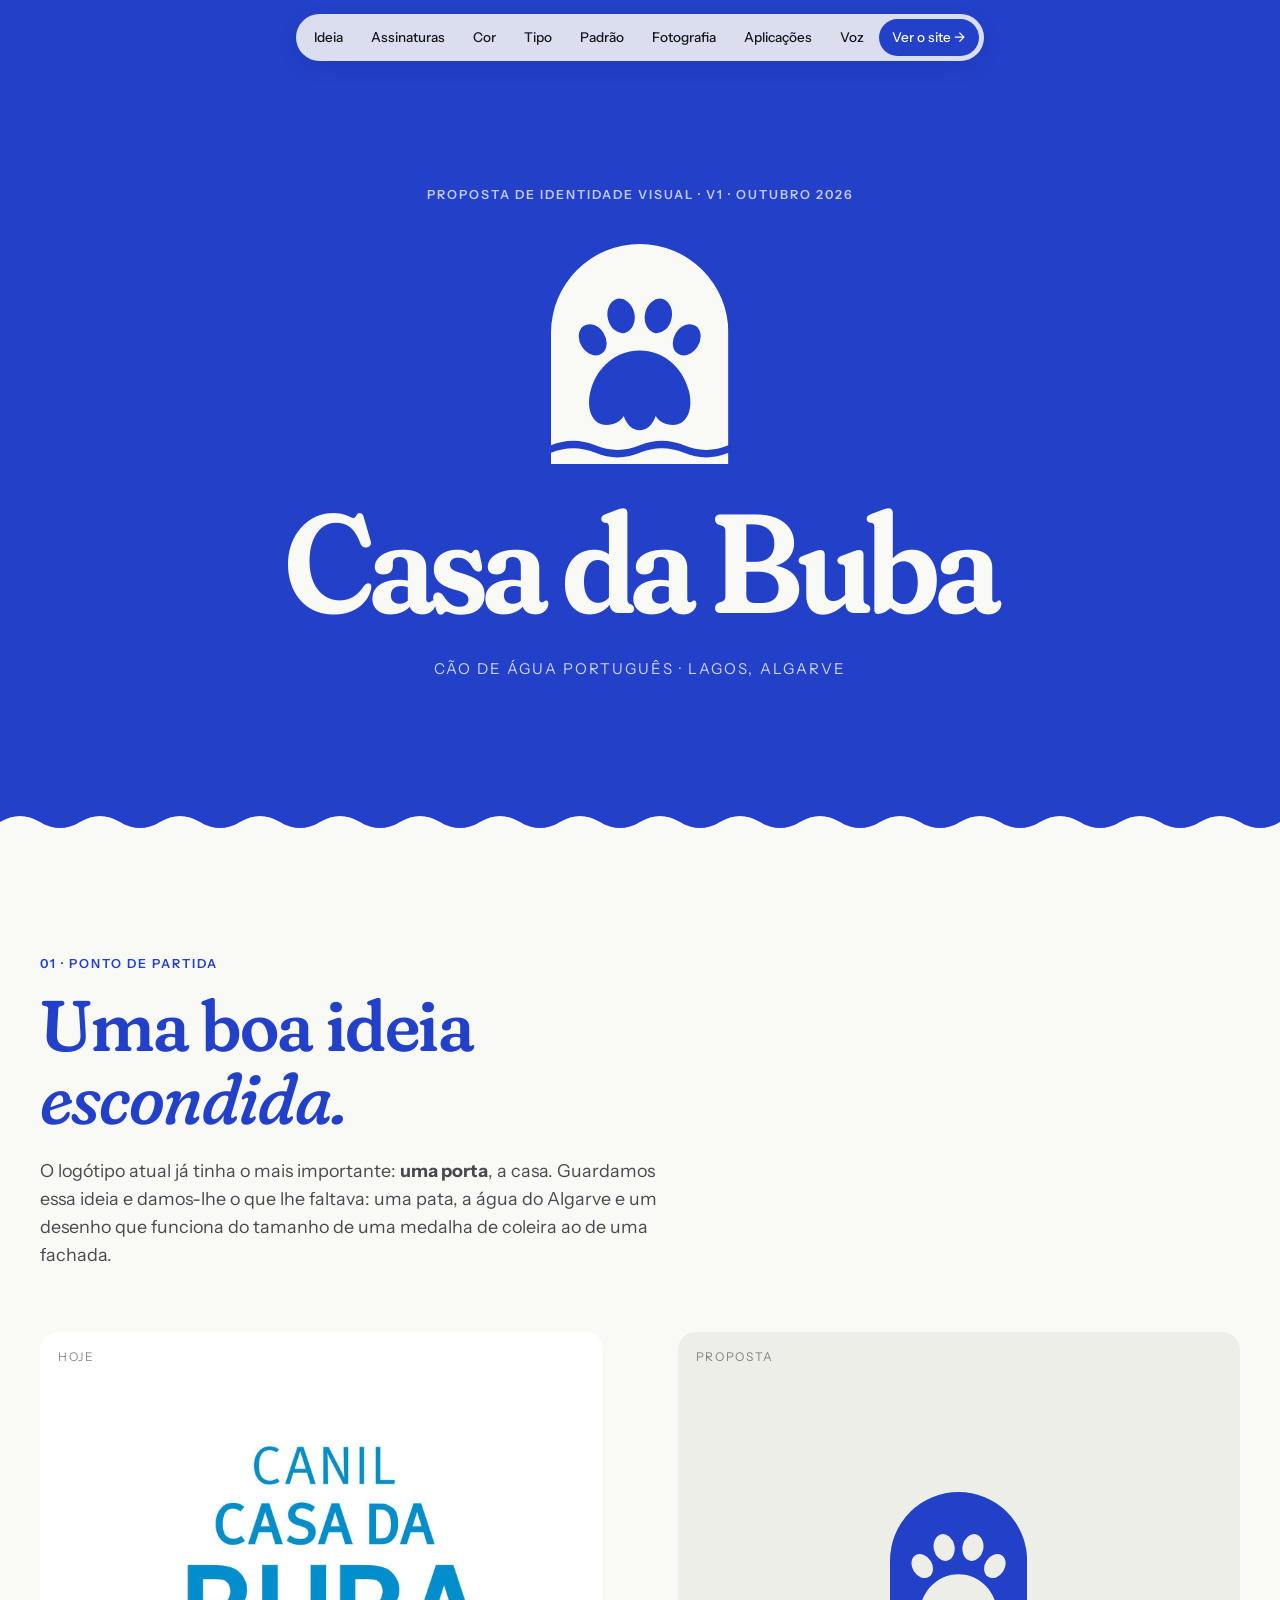
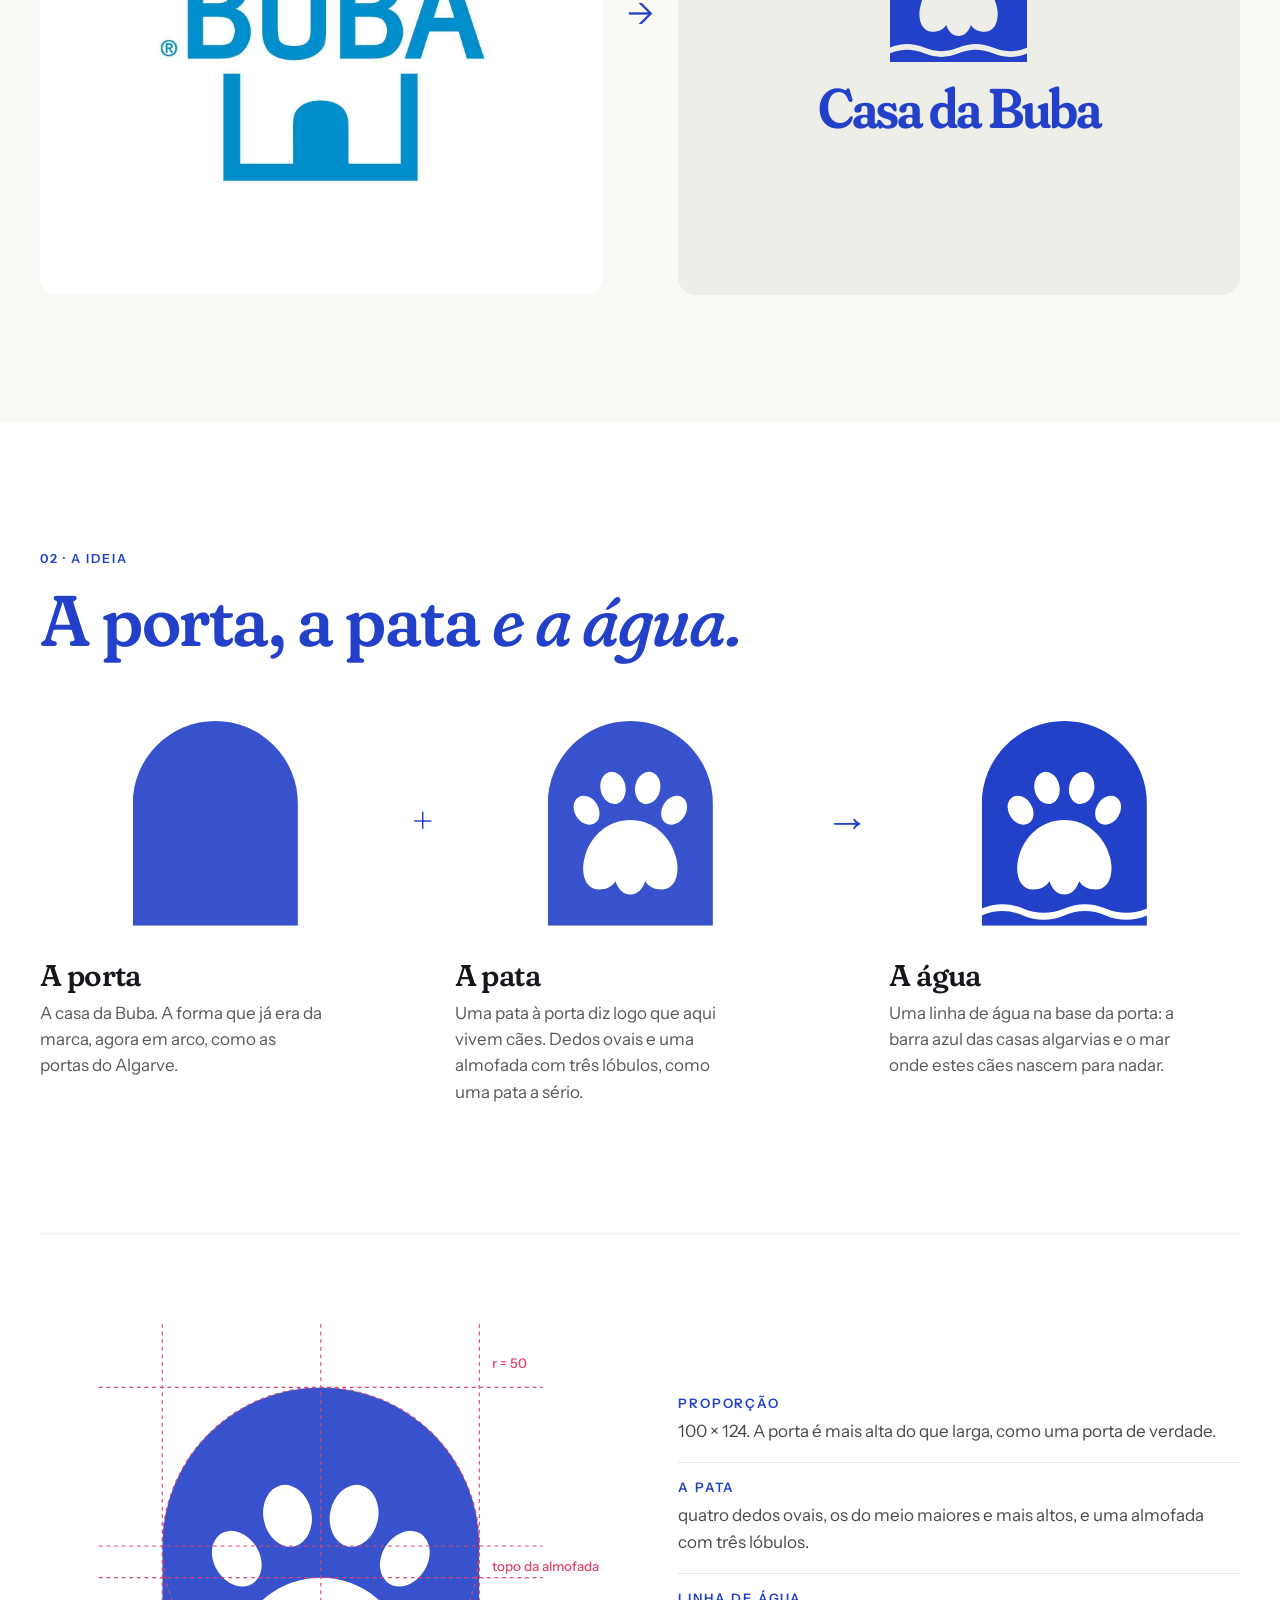
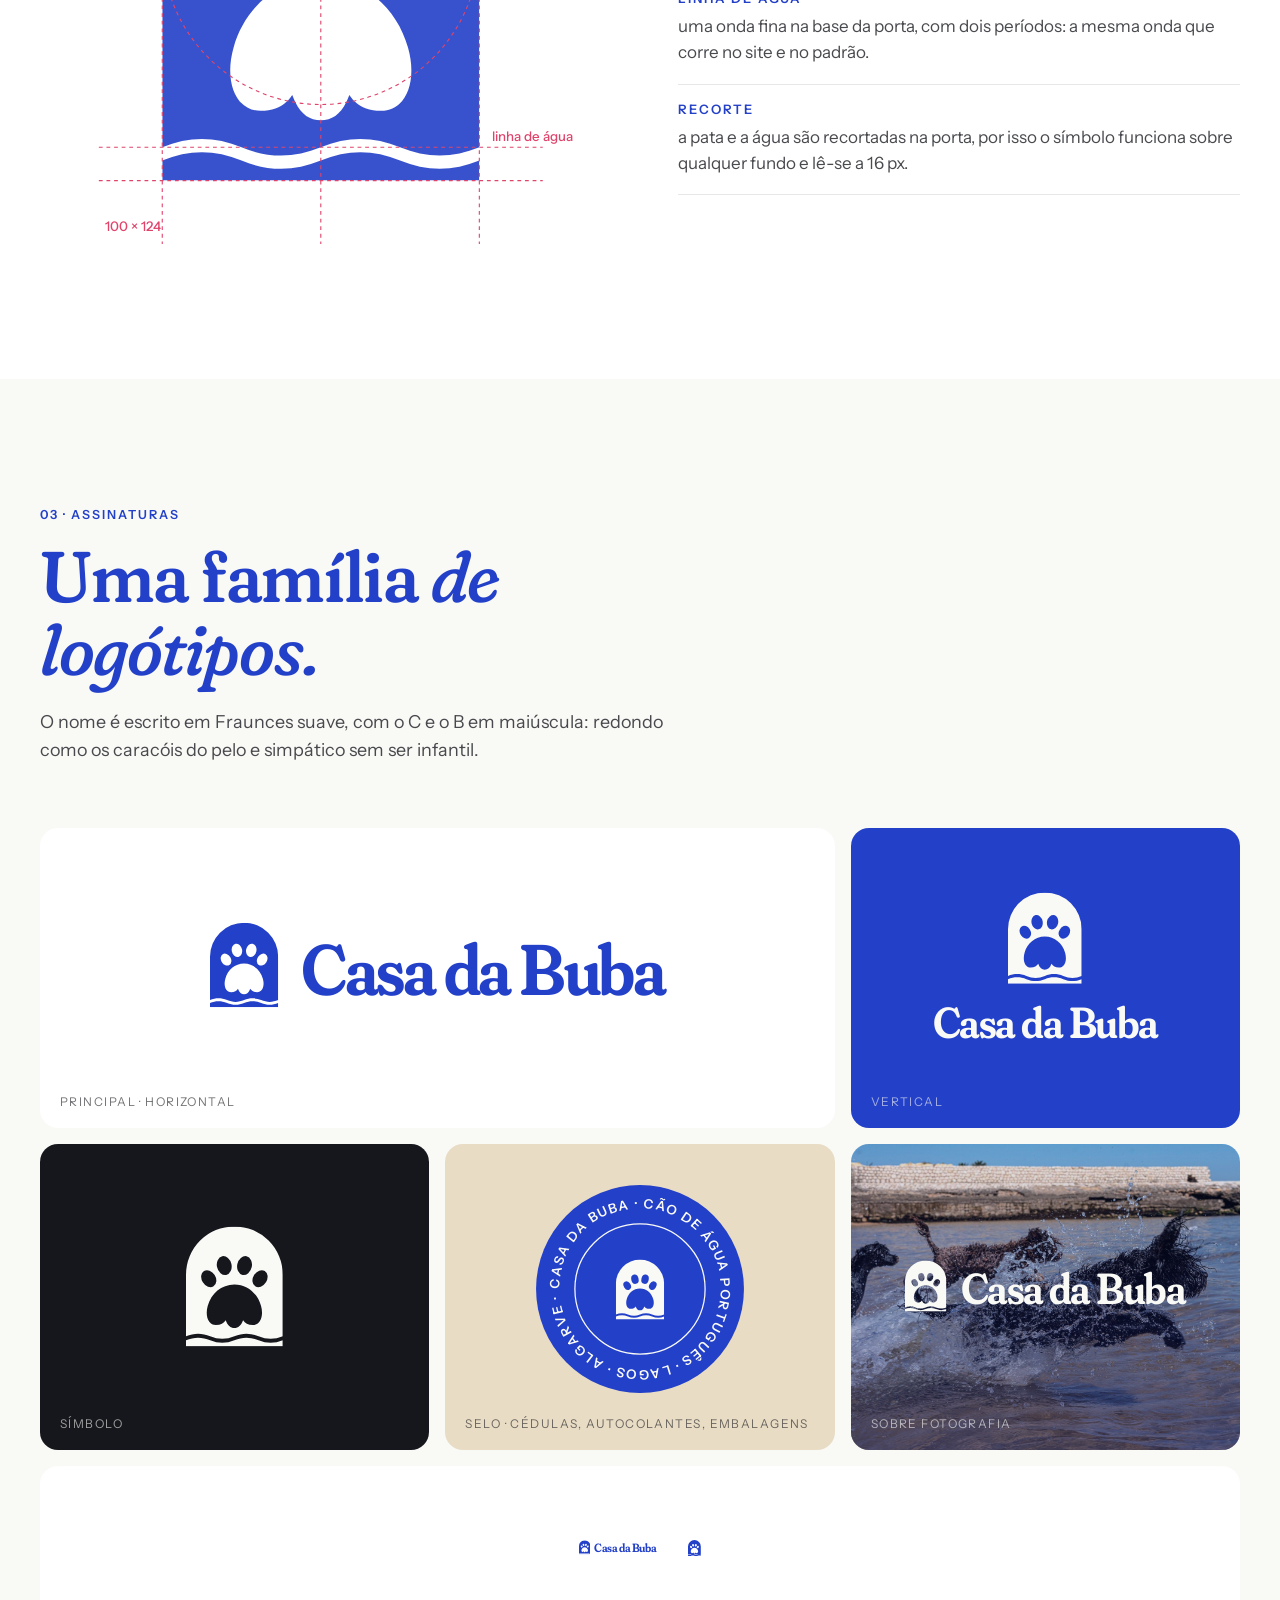
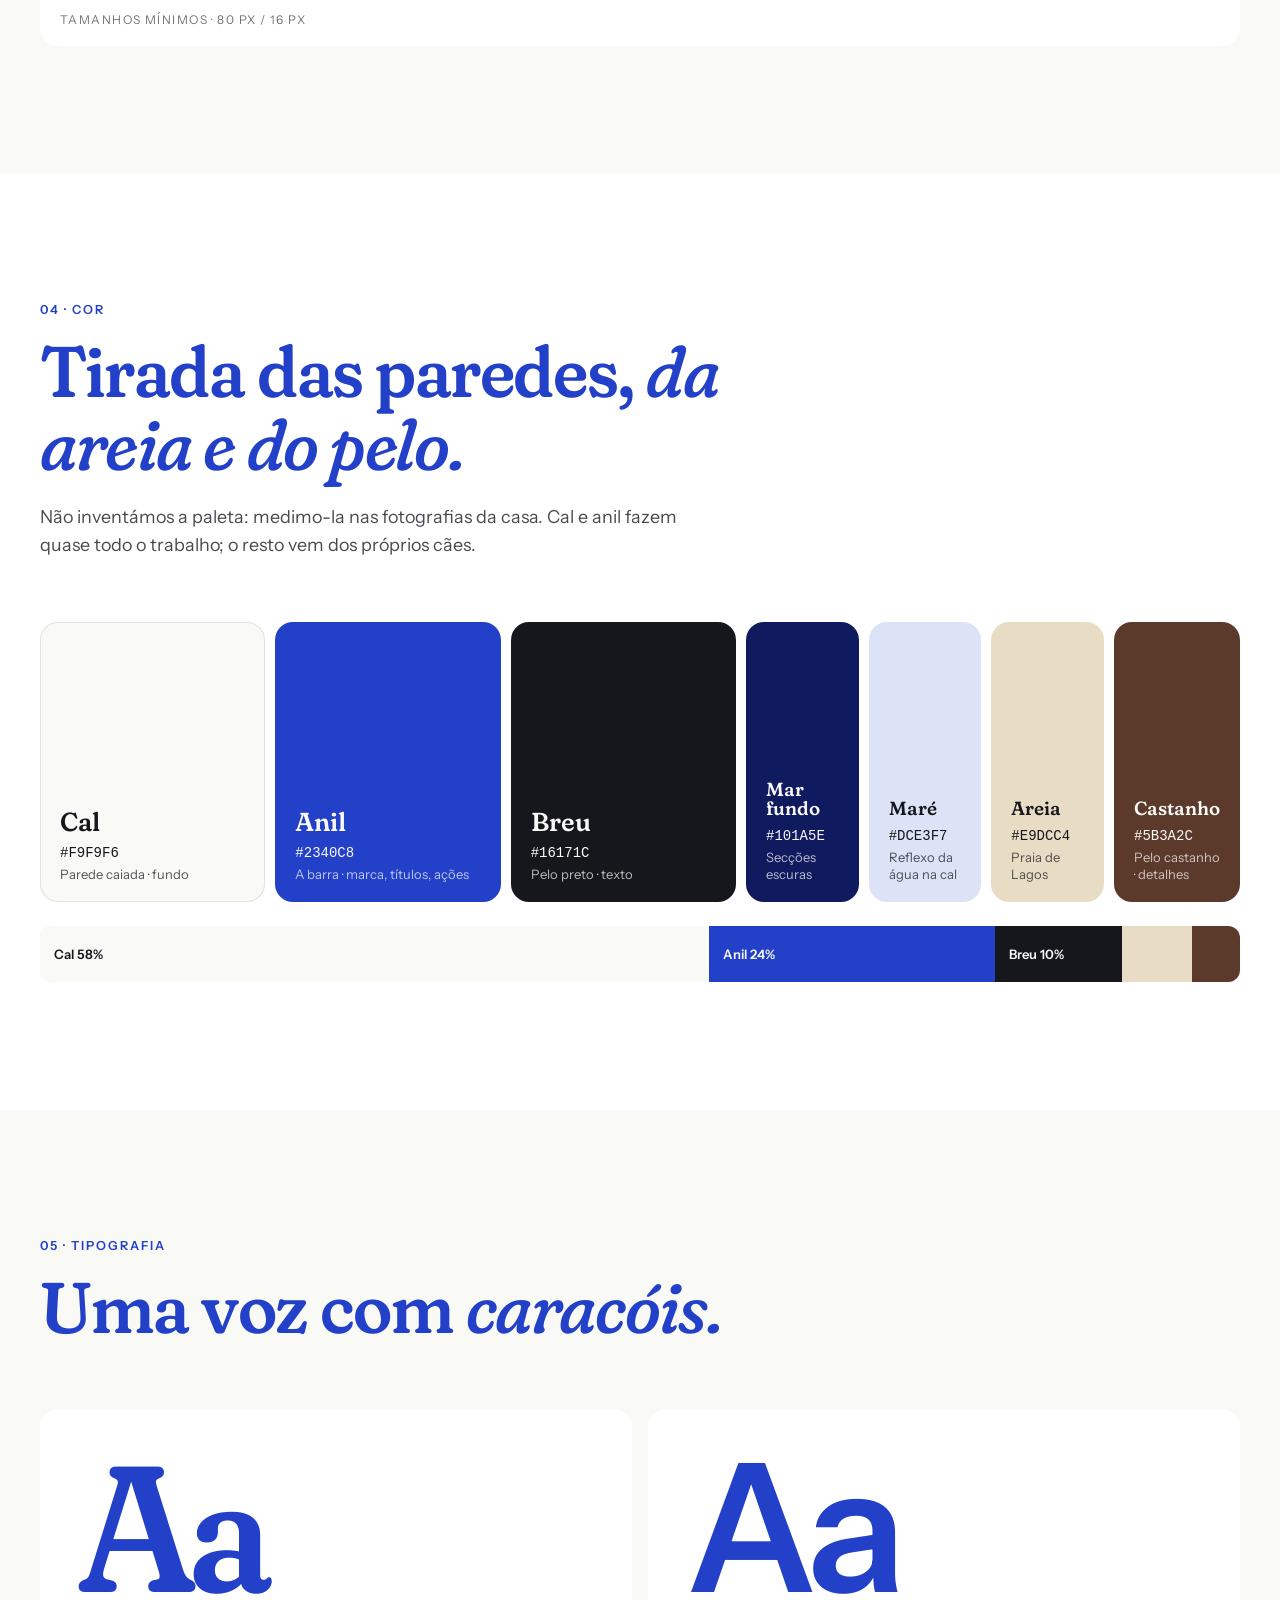
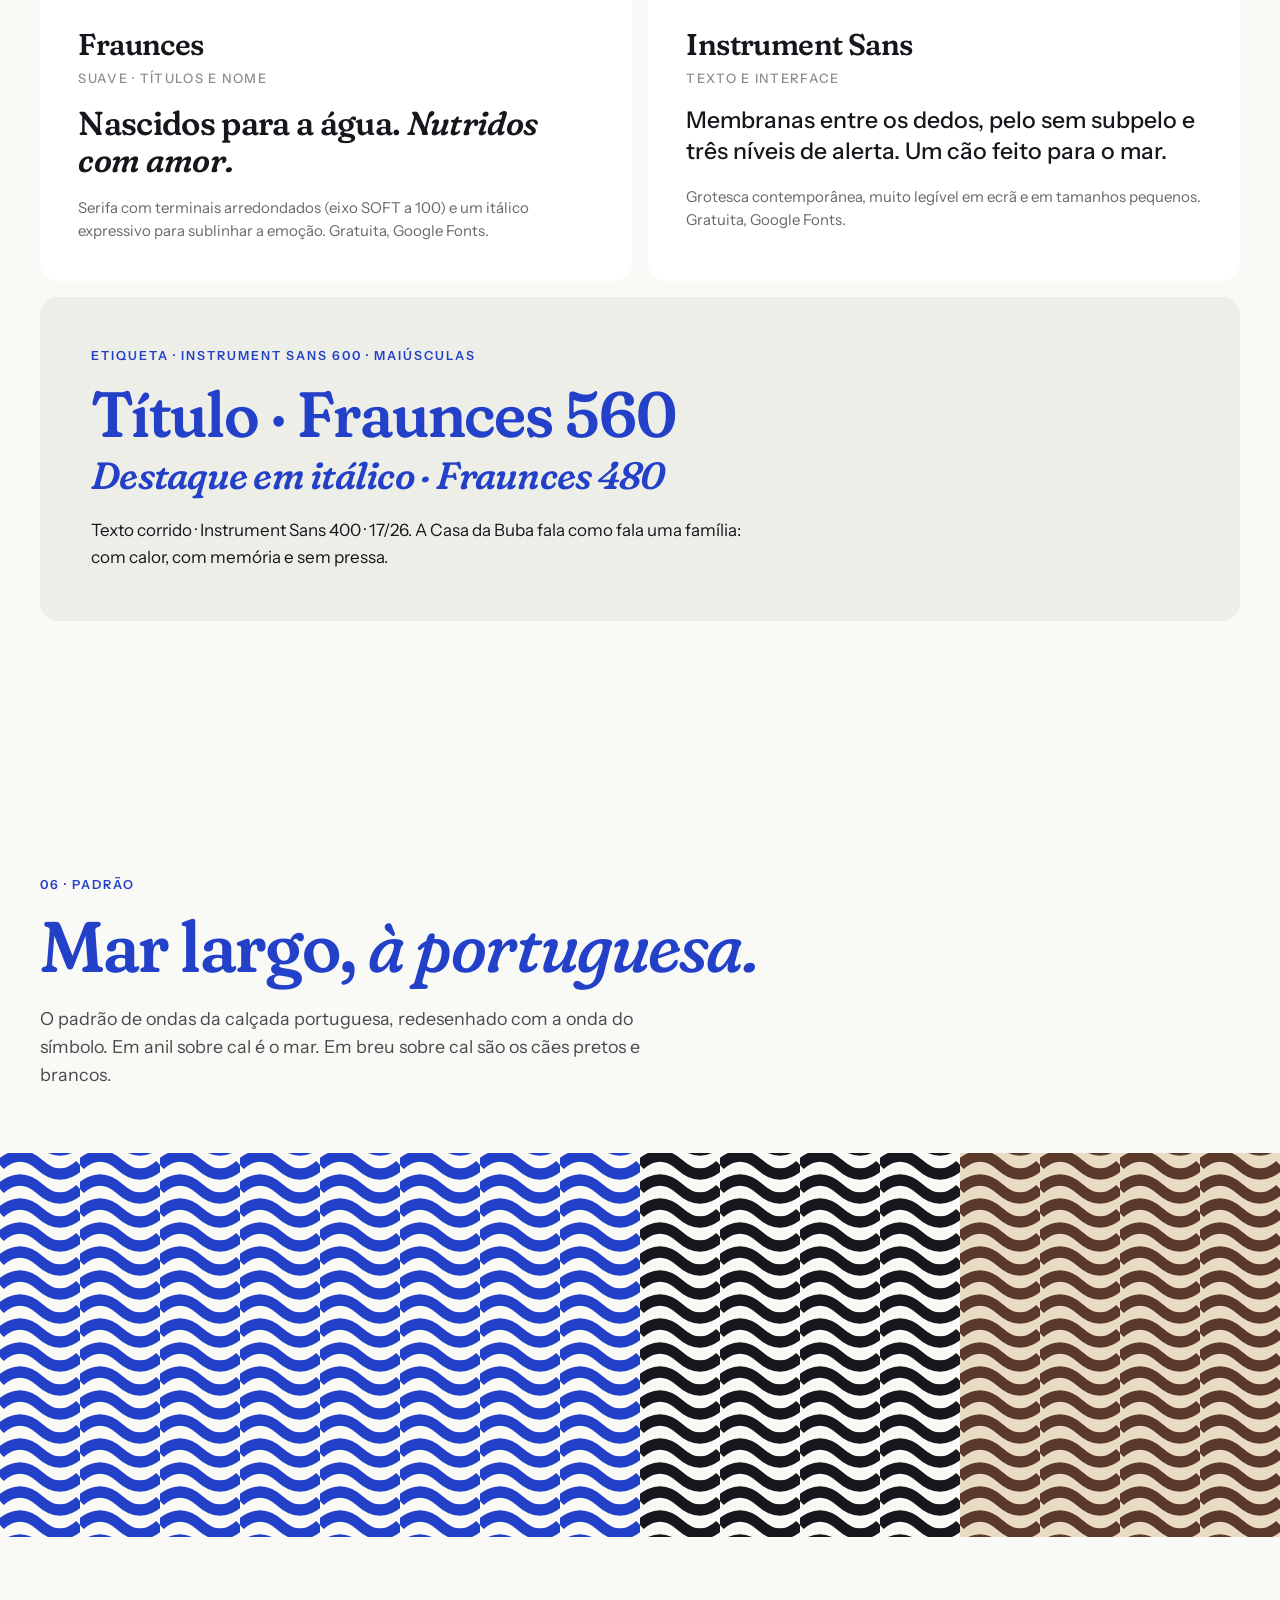
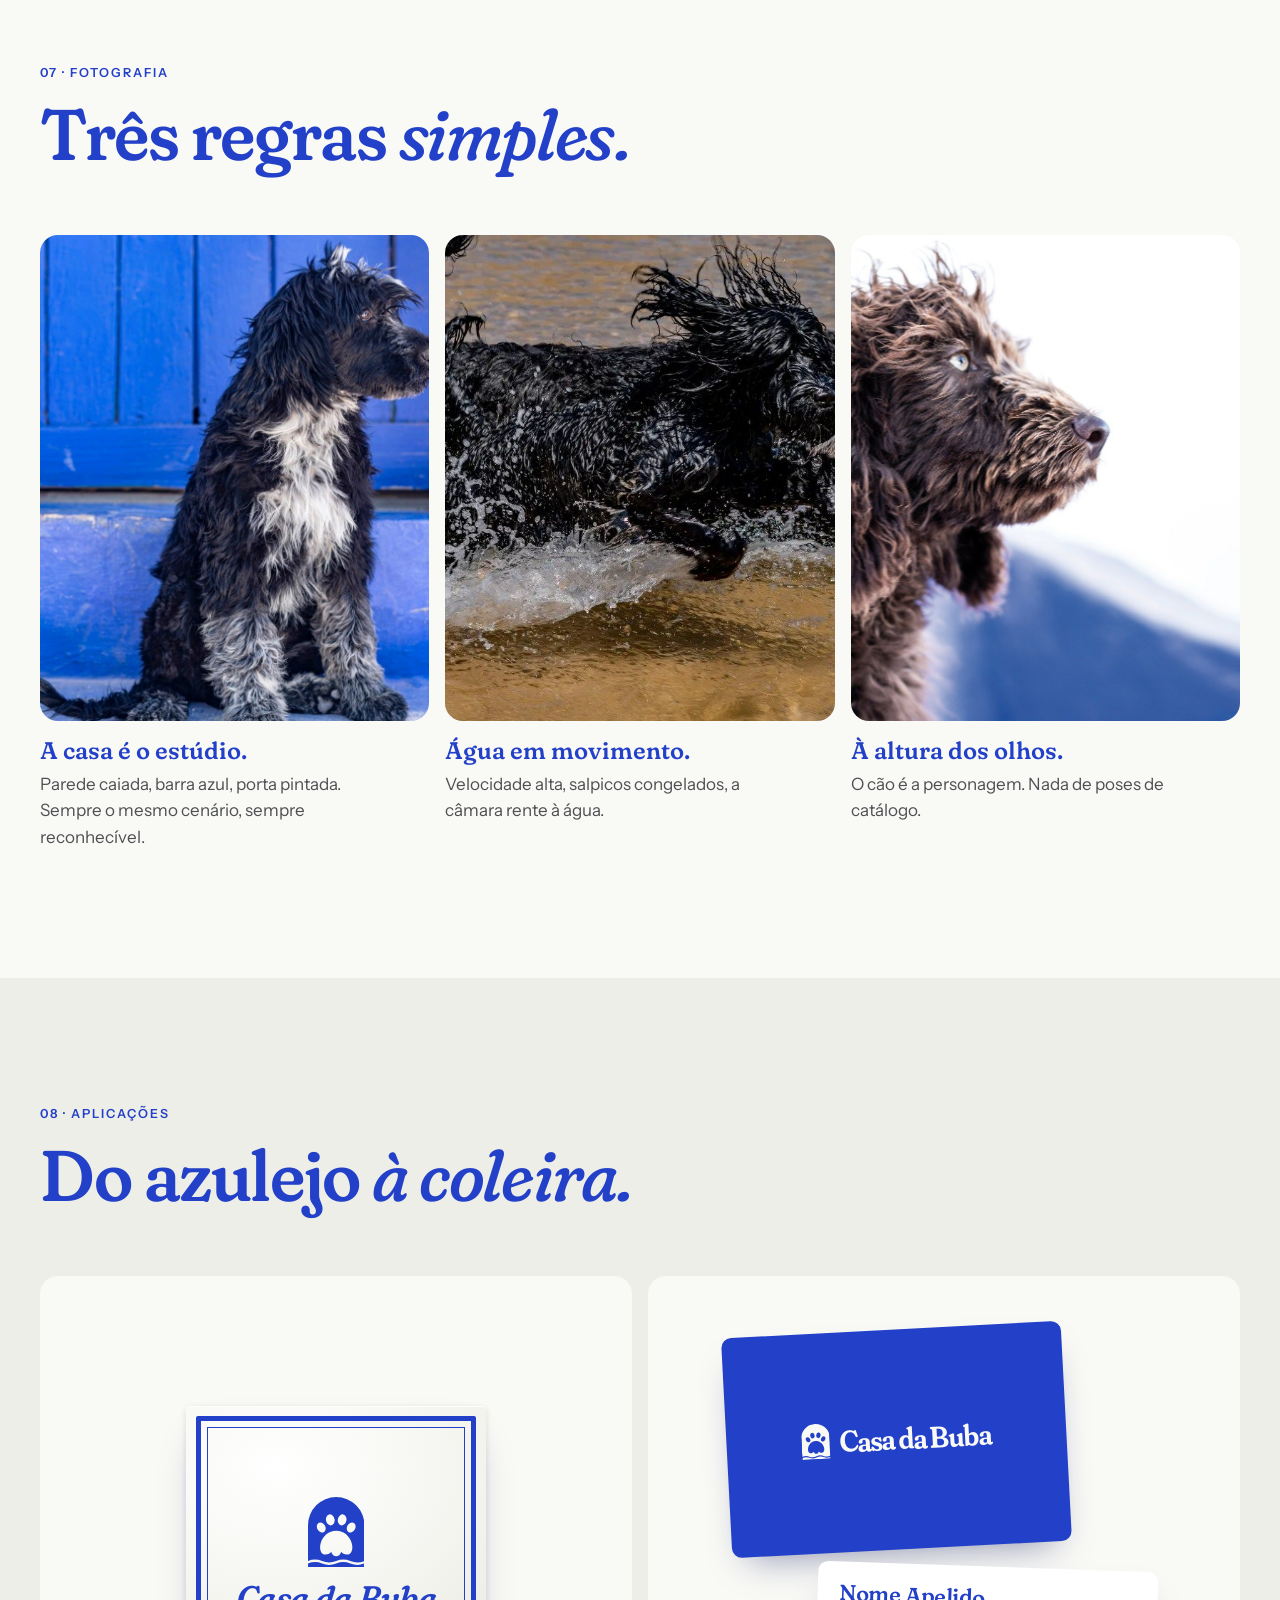
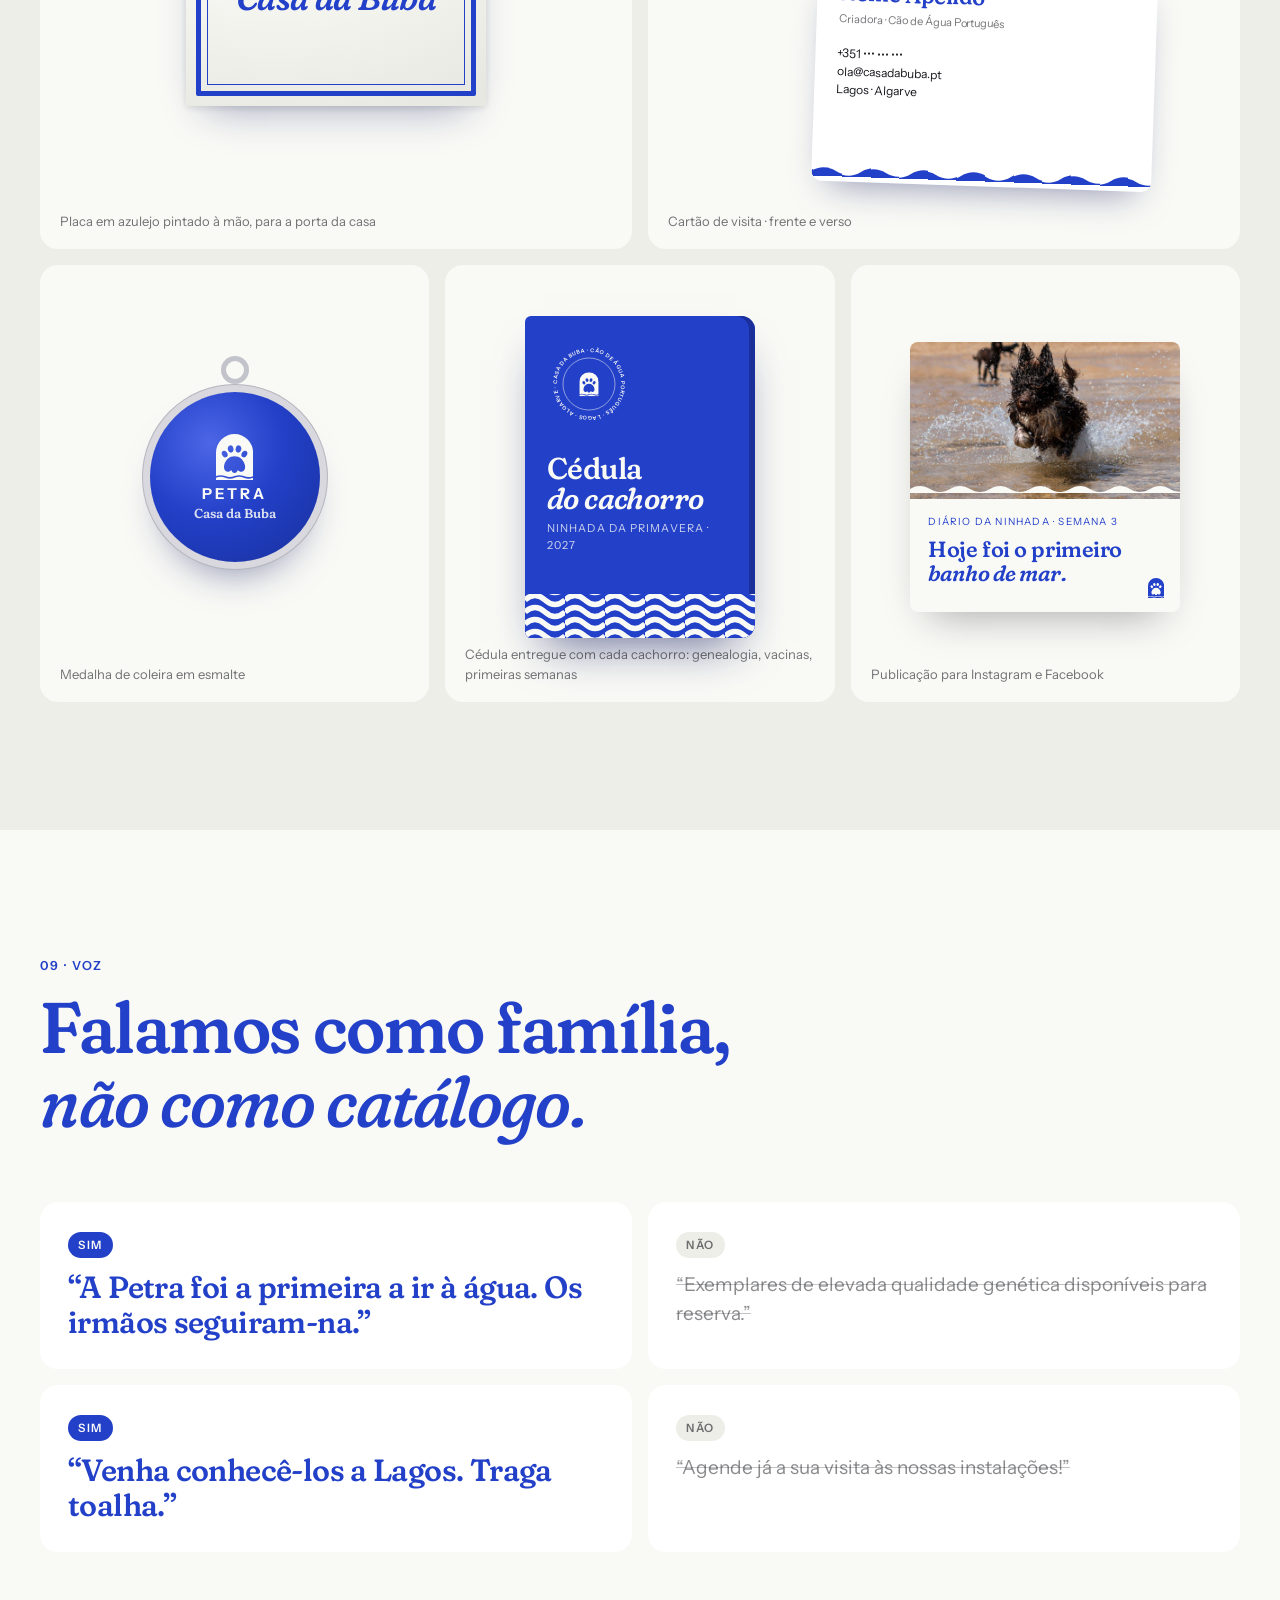
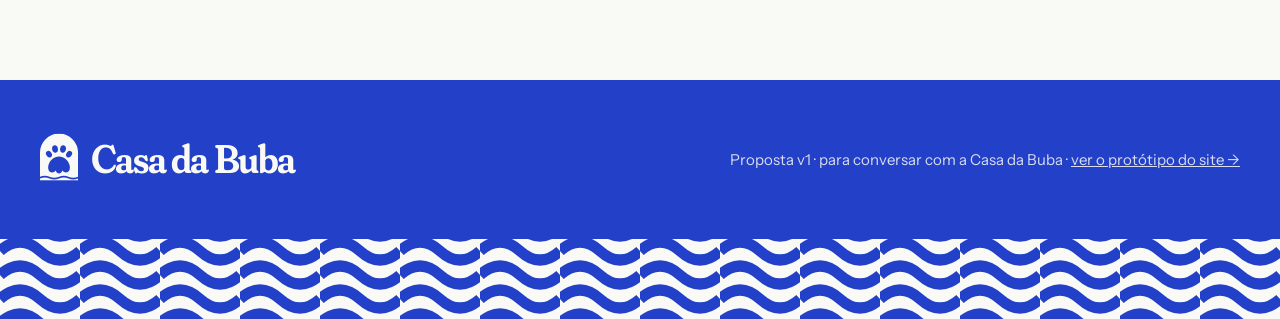
<file: index.html>
<!doctype html>
<html lang="pt-PT">
<head>
<meta charset="utf-8">
<meta name="robots" content="noindex, nofollow">
<meta name="viewport" content="width=device-width, initial-scale=1">
<title>Proposta Casa da Buba</title>
<meta name="description" content="Proposta de identidade visual para a Casa da Buba, criação de Cão de Água Português em Lagos.">
<link rel="icon" href="assets/logo/simbolo.svg" type="image/svg+xml">
<link rel="preconnect" href="https://fonts.googleapis.com">
<link rel="preconnect" href="https://fonts.gstatic.com" crossorigin>
<link href="https://fonts.googleapis.com/css2?family=Fraunces:ital,opsz,wght,SOFT,WONK@0,9..144,300..800,0..100,0..1;1,9..144,300..800,0..100,0..1&family=Instrument+Sans:wght@400..700&display=swap" rel="stylesheet">
<link rel="stylesheet" href="assets/css/brand.css">
<link rel="stylesheet" href="assets/css/marca.css">
</head>
<body>

<svg width="0" height="0" style="position:absolute" aria-hidden="true">
  <symbol id="simbolo" viewBox="0 0 100 124"><path fill-rule="evenodd" d="M0 124V50a50 50 0 0 1 100 0v74Z M50 60C63.5 60 74 69.5 77.5 82C80.5 92.5 77 102 69 102C64 102 61 100 59 97C57 102.5 54 105 50 105C46 105 43 102.5 41 97C39 100 36 102 31 102C23 102 19.5 92.5 22.5 82C26 69.5 36.5 60 50 60Z M18.57 46.11A7.2 9.3 -32 0 1 28.43 61.89A7.2 9.3 -32 0 1 18.57 46.11ZM37.44 30.82A7.8 9.9 -12 0 1 41.56 50.18A7.8 9.9 -12 0 1 37.44 30.82ZM62.56 30.82A7.8 9.9 12 0 1 58.44 50.18A7.8 9.9 12 0 1 62.56 30.82ZM81.43 46.11A7.2 9.3 32 0 1 71.57 61.89A7.2 9.3 32 0 1 81.43 46.11Z M0 113.5C8.33 110.03 16.67 110.03 25 113.5C33.33 116.97 41.67 116.97 50 113.5C58.33 110.03 66.67 110.03 75 113.5C83.33 116.97 91.67 116.97 100 113.5L100 117.7C91.67 121.17 83.33 121.17 75 117.7C66.67 114.23 58.33 114.23 50 117.7C41.67 121.17 33.33 121.17 25 117.7C16.67 114.23 8.33 114.23 0 117.7Z"/></symbol>
  <symbol id="passo-porta" viewBox="0 0 100 124"><path d="M0 124V50a50 50 0 0 1 100 0v74Z"/></symbol>
  <symbol id="passo-pata" viewBox="0 0 100 124"><path fill-rule="evenodd" d="M0 124V50a50 50 0 0 1 100 0v74Z M50 60C63.5 60 74 69.5 77.5 82C80.5 92.5 77 102 69 102C64 102 61 100 59 97C57 102.5 54 105 50 105C46 105 43 102.5 41 97C39 100 36 102 31 102C23 102 19.5 92.5 22.5 82C26 69.5 36.5 60 50 60Z M18.57 46.11A7.2 9.3 -32 0 1 28.43 61.89A7.2 9.3 -32 0 1 18.57 46.11ZM37.44 30.82A7.8 9.9 -12 0 1 41.56 50.18A7.8 9.9 -12 0 1 37.44 30.82ZM62.56 30.82A7.8 9.9 12 0 1 58.44 50.18A7.8 9.9 12 0 1 62.56 30.82ZM81.43 46.11A7.2 9.3 32 0 1 71.57 61.89A7.2 9.3 32 0 1 81.43 46.11Z"/></symbol>
  <symbol id="selo" viewBox="0 0 200 200">
    <defs><path id="circulo" d="M100 100m-77 0a77 77 0 1 1 154 0a77 77 0 1 1-154 0"/></defs>
    <circle cx="100" cy="100" r="99" style="fill:var(--selo-fundo, var(--anil))"/>
    <circle cx="100" cy="100" r="62" fill="none" style="stroke:var(--selo-tinta, var(--cal))" stroke-width="1.2"/>
    <text style="fill:var(--selo-tinta, var(--cal)); font: 600 12.5px var(--sans)" letter-spacing="2.6"><textPath href="#circulo" textLength="478">CASA DA BUBA · CÃO DE ÁGUA PORTUGUÊS · LAGOS · ALGARVE ·</textPath></text>
    <use href="#simbolo" x="77" y="72" width="46" height="57" style="fill:var(--selo-tinta, var(--cal))"/>
  </symbol>
</svg>

<nav class="indice" aria-label="Secções">
  <a href="#ideia">Ideia</a><a href="#assinaturas">Assinaturas</a><a href="#cor">Cor</a><a href="#tipo">Tipo</a><a href="#padrao">Padrão</a><a href="#foto">Fotografia</a><a href="#aplicacoes">Aplicações</a><a href="#voz">Voz</a><a href="site.html" class="indice__site">Ver o site →</a>
</nav>

<!-- CAPA -->
<header class="capa">
  <div class="capa__in wrap">
    <p class="eyebrow">Proposta de identidade visual · v1 · Outubro 2026</p>
    <div class="capa__logo">
      <svg class="simbolo" viewBox="0 0 100 124"><use href="#simbolo"/></svg>
      <span class="wordmark">Casa da Buba</span>
    </div>
    <p class="capa__sub">Cão de Água Português · Lagos, Algarve</p>
  </div>
  <span class="onda capa__onda" aria-hidden="true"></span>
</header>

<!-- PONTO DE PARTIDA -->
<section class="bloco wrap partida" id="partida">
  <div class="bloco__cab">
    <p class="eyebrow">01 · Ponto de partida</p>
    <h2>Uma boa ideia <em>escondida.</em></h2>
    <p>O logótipo atual já tinha o mais importante: <b>uma porta</b>, a casa. Guardamos essa ideia e damos-lhe o que lhe faltava: uma pata, a água do Algarve e um desenho que funciona do tamanho de uma medalha de coleira ao de uma fachada.</p>
  </div>
  <div class="partida__antes-depois">
    <figure><img src="assets/img/logo-atual.jpg" alt="Logótipo atual: texto Canil Casa da Buba em azul com uma porta estilizada por baixo."><figcaption>Hoje</figcaption></figure>
    <span class="partida__seta" aria-hidden="true">→</span>
    <figure class="partida__novo"><div><svg class="simbolo" viewBox="0 0 100 124"><use href="#simbolo"/></svg><span class="wordmark">Casa da Buba</span></div><figcaption>Proposta</figcaption></figure>
  </div>
</section>

<!-- A IDEIA -->
<section class="bloco ideia" id="ideia">
  <div class="wrap">
    <div class="bloco__cab">
      <p class="eyebrow">02 · A ideia</p>
      <h2>A porta, a pata <em>e a água.</em></h2>
    </div>
    <ol class="equacao">
      <li><svg viewBox="0 0 100 124"><use href="#passo-porta"/></svg><h3>A porta</h3><p>A casa da Buba. A forma que já era da marca, agora em arco, como as portas do Algarve.</p></li>
      <li class="op" aria-hidden="true">+</li>
      <li><svg viewBox="0 0 100 124"><use href="#passo-pata"/></svg><h3>A pata</h3><p>Uma pata à porta diz logo que aqui vivem cães. Dedos ovais e uma almofada com três lóbulos, como uma pata a sério.</p></li>
      <li class="op" aria-hidden="true">→</li>
      <li><svg viewBox="0 0 100 124"><use href="#simbolo"/></svg><h3>A água</h3><p>Uma linha de água na base da porta: a barra azul das casas algarvias e o mar onde estes cães nascem para nadar.</p></li>
    </ol>
    <div class="construcao">
      <div class="construcao__desenho">
        <svg viewBox="-20 -20 140 164" aria-label="Construção do símbolo">
          <use href="#simbolo" width="100" height="124" class="construcao__simbolo"/>
          <g class="grelha">
            <path d="M-20 0H120M-20 50H120M-20 60H120M-20 113.5H120M-20 124H120M0 -20V144M50 -20V144M100 -20V144"/>
            <circle cx="50" cy="50" r="50"/>
          </g>
          <g class="cotas">
            <text x="104" y="-6">r = 50</text>
            <text x="104" y="58">topo da almofada</text>
            <text x="104" y="111.5">linha de água</text>
            <text x="-18" y="140">100 × 124</text>
          </g>
        </svg>
      </div>
      <ul class="construcao__notas">
        <li><b>Proporção</b> 100 × 124. A porta é mais alta do que larga, como uma porta de verdade.</li>
        <li><b>A pata</b> quatro dedos ovais, os do meio maiores e mais altos, e uma almofada com três lóbulos.</li>
        <li><b>Linha de água</b> uma onda fina na base da porta, com dois períodos: a mesma onda que corre no site e no padrão.</li>
        <li><b>Recorte</b> a pata e a água são recortadas na porta, por isso o símbolo funciona sobre qualquer fundo e lê-se a 16 px.</li>
      </ul>
    </div>
  </div>
</section>

<!-- ASSINATURAS -->
<section class="bloco wrap" id="assinaturas">
  <div class="bloco__cab">
    <p class="eyebrow">03 · Assinaturas</p>
    <h2>Uma família <em>de logótipos.</em></h2>
    <p>O nome é escrito em Fraunces suave, com o C e o B em maiúscula: redondo como os caracóis do pelo e simpático sem ser infantil.</p>
  </div>
  <div class="assinaturas">
    <figure class="ass ass--larga ass--cal"><span class="assinatura"><svg class="simbolo" viewBox="0 0 100 124"><use href="#simbolo"/></svg><span class="wordmark">Casa da Buba</span></span><figcaption>Principal · horizontal</figcaption></figure>
    <figure class="ass ass--anil"><span class="assinatura assinatura--vertical"><svg class="simbolo" viewBox="0 0 100 124"><use href="#simbolo"/></svg><span class="wordmark">Casa da Buba</span></span><figcaption>Vertical</figcaption></figure>
    <figure class="ass ass--breu"><span class="assinatura"><svg class="simbolo simbolo--so" viewBox="0 0 100 124"><use href="#simbolo"/></svg></span><figcaption>Símbolo</figcaption></figure>
    <figure class="ass ass--areia"><svg class="selo" viewBox="0 0 200 200"><use href="#selo"/></svg><figcaption>Selo · cédulas, autocolantes, embalagens</figcaption></figure>
    <figure class="ass ass--foto"><img src="assets/img/salto-lagos.jpg" alt=""><span class="assinatura"><svg class="simbolo" viewBox="0 0 100 124"><use href="#simbolo"/></svg><span class="wordmark">Casa da Buba</span></span><figcaption>Sobre fotografia</figcaption></figure>
    <figure class="ass ass--minimo">
      <div class="minimos">
        <span class="assinatura" style="font-size:12px"><svg class="simbolo" viewBox="0 0 100 124"><use href="#simbolo"/></svg><span class="wordmark">Casa da Buba</span></span>
        <svg class="simbolo" viewBox="0 0 100 124" style="height:16px;color:var(--anil)"><use href="#simbolo"/></svg>
      </div>
      <figcaption>Tamanhos mínimos · 80 px / 16 px</figcaption>
    </figure>
  </div>
</section>

<!-- COR -->
<section class="bloco cor" id="cor">
  <div class="wrap">
    <div class="bloco__cab">
      <p class="eyebrow">04 · Cor</p>
      <h2>Tirada das paredes, <em>da areia e do pelo.</em></h2>
      <p>Não inventámos a paleta: medimo-la nas fotografias da casa. Cal e anil fazem quase todo o trabalho; o resto vem dos próprios cães.</p>
    </div>
    <div class="cores">
      <div class="cor-amostra cor--cal"><b>Cal</b><span>#F9F9F6</span><small>Parede caiada · fundo</small></div>
      <div class="cor-amostra cor--anil"><b>Anil</b><span>#2340C8</span><small>A barra · marca, títulos, ações</small></div>
      <div class="cor-amostra cor--breu"><b>Breu</b><span>#16171C</span><small>Pelo preto · texto</small></div>
      <div class="cor-amostra cor--fundo"><b>Mar fundo</b><span>#101A5E</span><small>Secções escuras</small></div>
      <div class="cor-amostra cor--mare"><b>Maré</b><span>#DCE3F7</span><small>Reflexo da água na cal</small></div>
      <div class="cor-amostra cor--areia"><b>Areia</b><span>#E9DCC4</span><small>Praia de Lagos</small></div>
      <div class="cor-amostra cor--castanho"><b>Castanho</b><span>#5B3A2C</span><small>Pelo castanho · detalhes</small></div>
    </div>
    <div class="proporcao" aria-label="Proporção de uso das cores">
      <span style="flex:58;background:var(--cal)">Cal 58%</span>
      <span style="flex:24;background:var(--anil);color:var(--cal)">Anil 24%</span>
      <span style="flex:10;background:var(--breu);color:var(--cal)">Breu 10%</span>
      <span style="flex:5;background:var(--areia)"></span>
      <span style="flex:3;background:var(--castanho)"></span>
    </div>
  </div>
</section>

<!-- TIPOGRAFIA -->
<section class="bloco wrap tipo" id="tipo">
  <div class="bloco__cab">
    <p class="eyebrow">05 · Tipografia</p>
    <h2>Uma voz com <em>caracóis.</em></h2>
  </div>
  <div class="tipos">
    <div class="tipo-carta">
      <span class="tipo-carta__aa serif">Aa</span>
      <h3>Fraunces <small>Suave · títulos e nome</small></h3>
      <p class="serif tipo-carta__amostra">Nascidos para a água. <em>Nutridos com amor.</em></p>
      <p class="tipo-carta__nota">Serifa com terminais arredondados (eixo SOFT a 100) e um itálico expressivo para sublinhar a emoção. Gratuita, Google Fonts.</p>
    </div>
    <div class="tipo-carta tipo-carta--sans">
      <span class="tipo-carta__aa">Aa</span>
      <h3>Instrument Sans <small>Texto e interface</small></h3>
      <p class="tipo-carta__amostra tipo-carta__amostra--sans">Membranas entre os dedos, pelo sem subpelo e três níveis de alerta. Um cão feito para o mar.</p>
      <p class="tipo-carta__nota">Grotesca contemporânea, muito legível em ecrã e em tamanhos pequenos. Gratuita, Google Fonts.</p>
    </div>
  </div>
  <div class="hierarquia">
    <p class="eyebrow">Etiqueta · Instrument Sans 600 · maiúsculas</p>
    <p class="serif hierarquia__h1">Título · Fraunces 560</p>
    <p class="serif hierarquia__h2"><em>Destaque em itálico · Fraunces 480</em></p>
    <p class="hierarquia__p">Texto corrido · Instrument Sans 400 · 17/26. A Casa da Buba fala como fala uma família: com calor, com memória e sem pressa.</p>
  </div>
</section>

<!-- PADRÃO -->
<section class="bloco padrao" id="padrao">
  <div class="wrap">
    <div class="bloco__cab">
      <p class="eyebrow">06 · Padrão</p>
      <h2>Mar largo, <em>à portuguesa.</em></h2>
      <p>O padrão de ondas da calçada portuguesa, redesenhado com a onda do símbolo. Em anil sobre cal é o mar. Em breu sobre cal são os cães pretos e brancos.</p>
    </div>
  </div>
  <div class="padroes">
    <div class="mar-largo"></div>
    <div class="mar-largo mar-largo--breu"></div>
    <div class="mar-largo mar-largo--areia"></div>
  </div>
</section>

<!-- FOTOGRAFIA -->
<section class="bloco wrap" id="foto">
  <div class="bloco__cab">
    <p class="eyebrow">07 · Fotografia</p>
    <h2>Três regras <em>simples.</em></h2>
  </div>
  <div class="regras-foto">
    <figure><img src="assets/img/preto-branco-porta.jpg" alt="" loading="lazy"><figcaption><b>A casa é o estúdio.</b> Parede caiada, barra azul, porta pintada. Sempre o mesmo cenário, sempre reconhecível.</figcaption></figure>
    <figure><img src="assets/img/corrida-agua.jpg" alt="" loading="lazy"><figcaption><b>Água em movimento.</b> Velocidade alta, salpicos congelados, a câmara rente à água.</figcaption></figure>
    <figure><img src="assets/img/castanho-perfil.jpg" alt="" loading="lazy"><figcaption><b>À altura dos olhos.</b> O cão é a personagem. Nada de poses de catálogo.</figcaption></figure>
  </div>
</section>

<!-- APLICAÇÕES -->
<section class="bloco aplicacoes" id="aplicacoes">
  <div class="wrap">
    <div class="bloco__cab">
      <p class="eyebrow">08 · Aplicações</p>
      <h2>Do azulejo <em>à coleira.</em></h2>
    </div>
    <div class="apps">

      <figure class="app app--azulejo">
        <div class="azulejo">
          <div class="azulejo__in">
            <svg class="simbolo" viewBox="0 0 100 124"><use href="#simbolo"/></svg>
            <span class="serif"><em>Casa da Buba</em></span>
          </div>
        </div>
        <figcaption>Placa em azulejo pintado à mão, para a porta da casa</figcaption>
      </figure>

      <figure class="app app--cartoes">
        <div class="cartao cartao--frente"><span class="assinatura"><svg class="simbolo" viewBox="0 0 100 124"><use href="#simbolo"/></svg><span class="wordmark">Casa da Buba</span></span></div>
        <div class="cartao cartao--verso">
          <p class="serif" data-tbc="Nome e função">Nome Apelido</p>
          <small>Criadora · Cão de Água Português</small>
          <p class="cartao__dados" data-tbc="Contactos reais">+351 ••• ••• •••<br>ola@casadabuba.pt<br>Lagos · Algarve</p>
          <span class="onda" aria-hidden="true"></span>
        </div>
        <figcaption>Cartão de visita · frente e verso</figcaption>
      </figure>

      <figure class="app app--medalha">
        <div class="medalha"><span class="medalha__argola"></span><svg class="simbolo" viewBox="0 0 100 124"><use href="#simbolo"/></svg><b>PETRA</b><small>Casa da Buba</small></div>
        <figcaption>Medalha de coleira em esmalte</figcaption>
      </figure>

      <figure class="app app--cedula">
        <div class="cedula-capa">
          <svg class="selo" viewBox="0 0 200 200"><use href="#selo"/></svg>
          <p class="serif">Cédula<br><em>do cachorro</em></p>
          <small>Ninhada da primavera · 2027</small>
          <div class="mar-largo cedula-capa__mar"></div>
        </div>
        <figcaption>Cédula entregue com cada cachorro: genealogia, vacinas, primeiras semanas</figcaption>
      </figure>

      <figure class="app app--post">
        <div class="post">
          <img src="assets/img/agua-6.jpg" alt="" loading="lazy">
          <span class="onda" style="background:var(--cal)" aria-hidden="true"></span>
          <div class="post__texto">
            <small>Diário da ninhada · Semana 3</small>
            <p class="serif">Hoje foi o primeiro <em>banho de mar.</em></p>
            <svg class="simbolo" viewBox="0 0 100 124"><use href="#simbolo"/></svg>
          </div>
        </div>
        <figcaption>Publicação para Instagram e Facebook</figcaption>
      </figure>

    </div>
  </div>
</section>

<!-- VOZ -->
<section class="bloco wrap voz" id="voz">
  <div class="bloco__cab">
    <p class="eyebrow">09 · Voz</p>
    <h2>Falamos como família, <em>não como catálogo.</em></h2>
  </div>
  <div class="voz__pares">
    <div><span class="voz__tag voz__tag--sim">Sim</span><p class="serif">“A Petra foi a primeira a ir à água. Os irmãos seguiram-na.”</p></div>
    <div><span class="voz__tag">Não</span><p>“Exemplares de elevada qualidade genética disponíveis para reserva.”</p></div>
    <div><span class="voz__tag voz__tag--sim">Sim</span><p class="serif">“Venha conhecê-los a Lagos. Traga toalha.”</p></div>
    <div><span class="voz__tag">Não</span><p>“Agende já a sua visita às nossas instalações!”</p></div>
  </div>
</section>

<footer class="fecho">
  <div class="wrap fecho__in">
    <span class="assinatura"><svg class="simbolo" viewBox="0 0 100 124"><use href="#simbolo"/></svg><span class="wordmark">Casa da Buba</span></span>
    <p>Proposta v1 · para conversar com a Casa da Buba · <a href="site.html">ver o protótipo do site →</a></p>
  </div>
  <div class="mar-largo fecho__mar" aria-hidden="true"></div>
</footer>

</body>
</html>
</file>
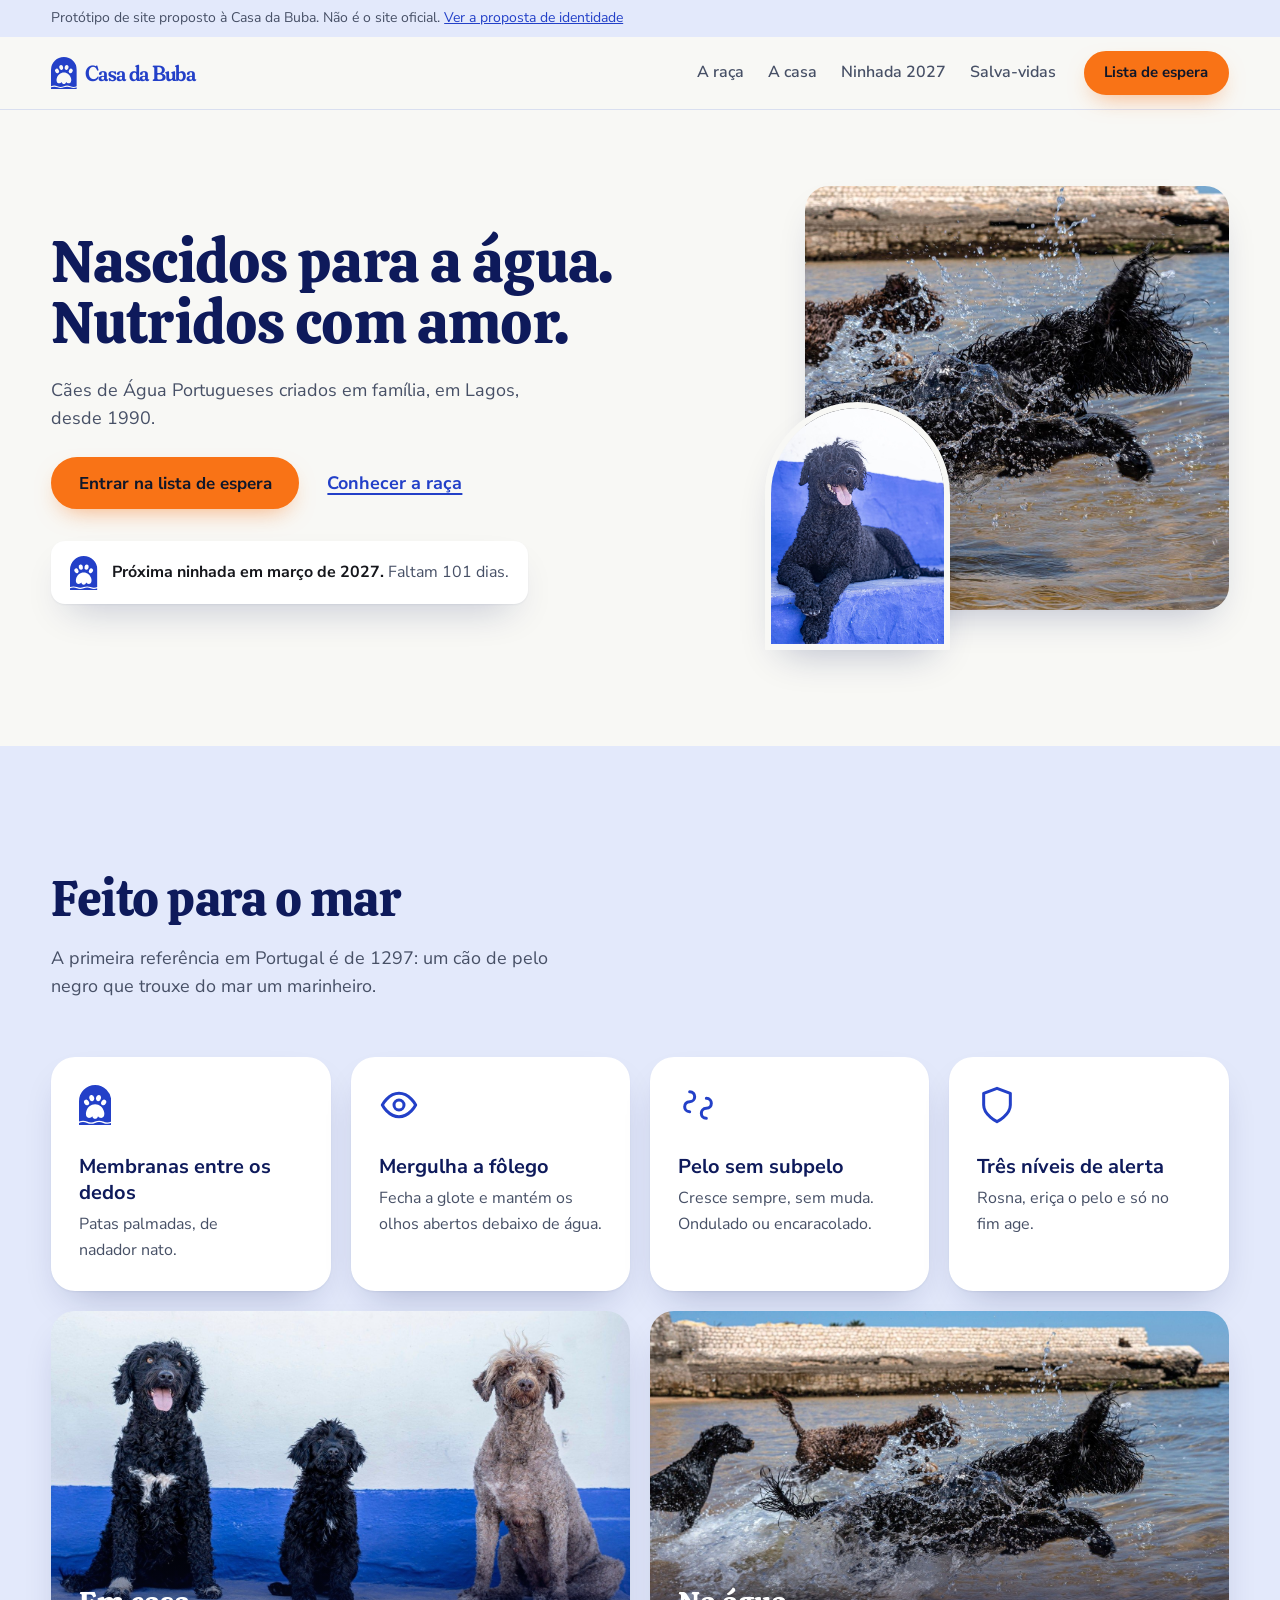
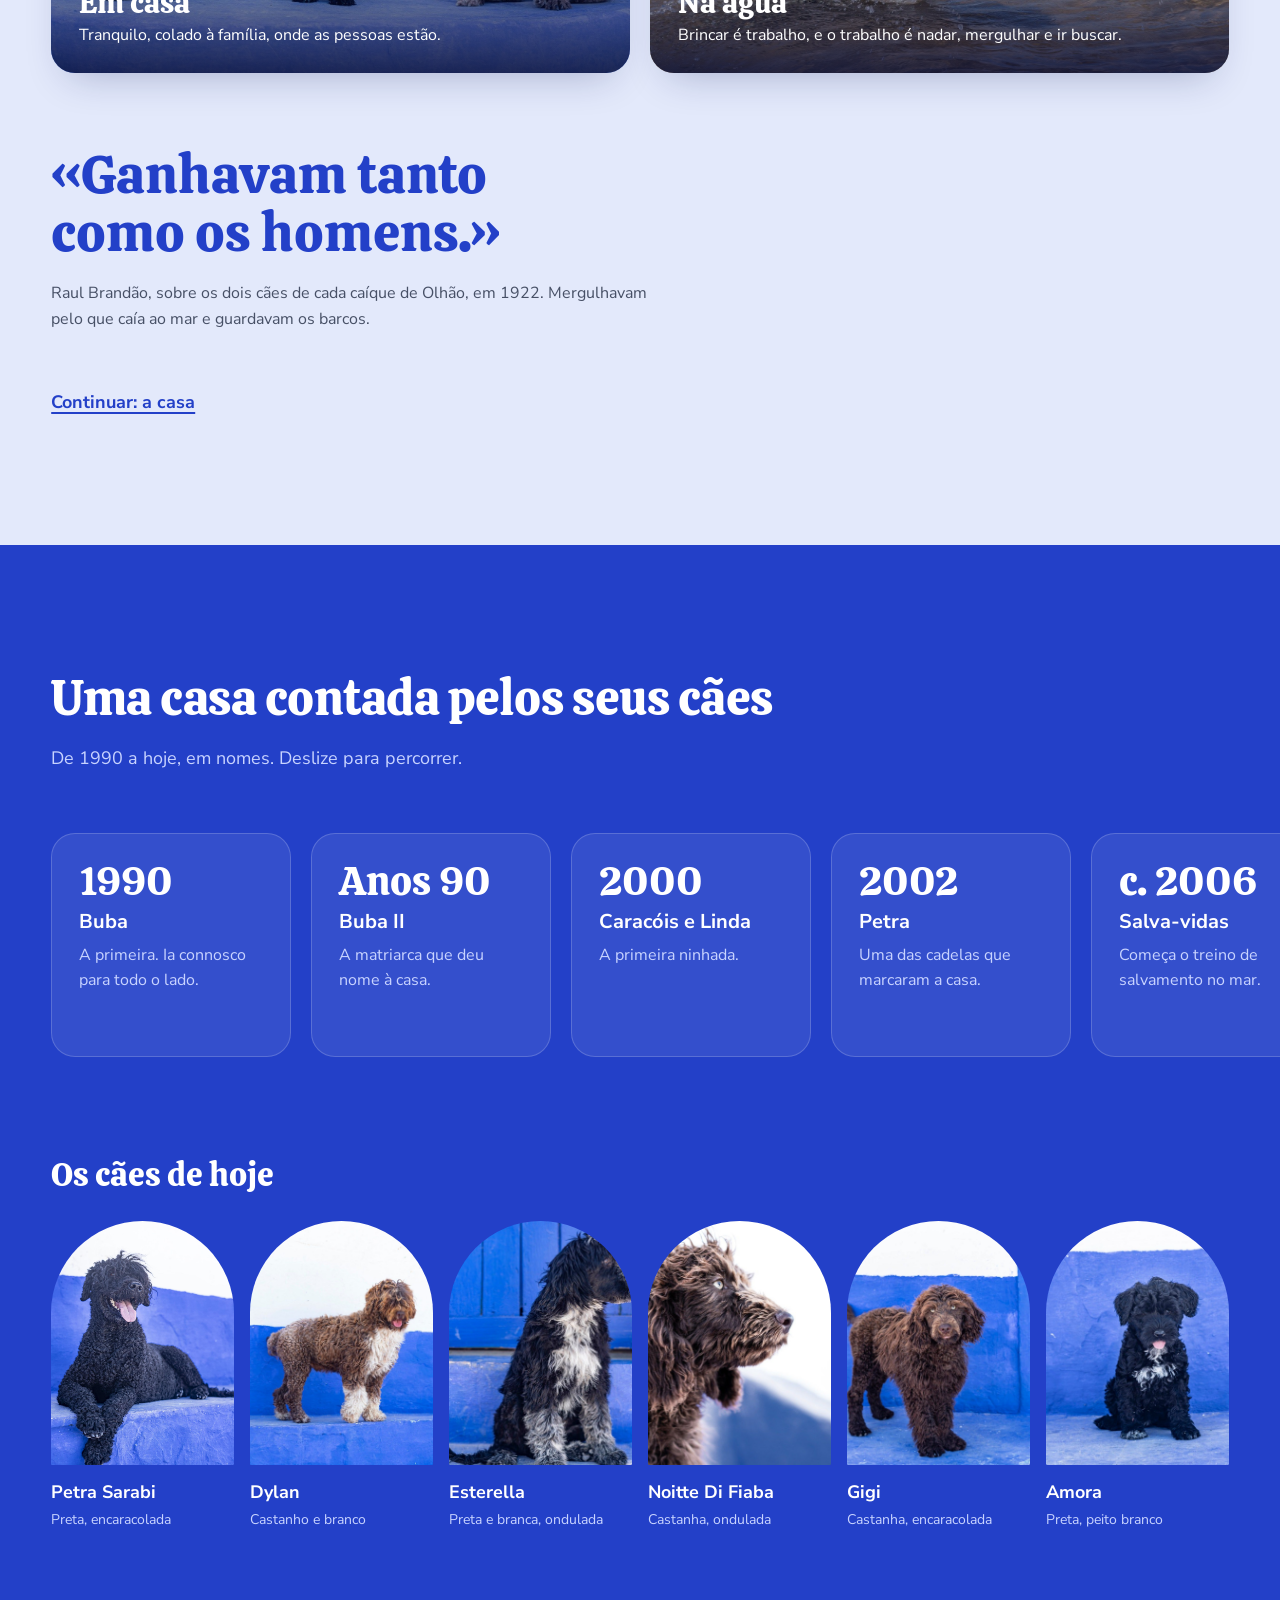
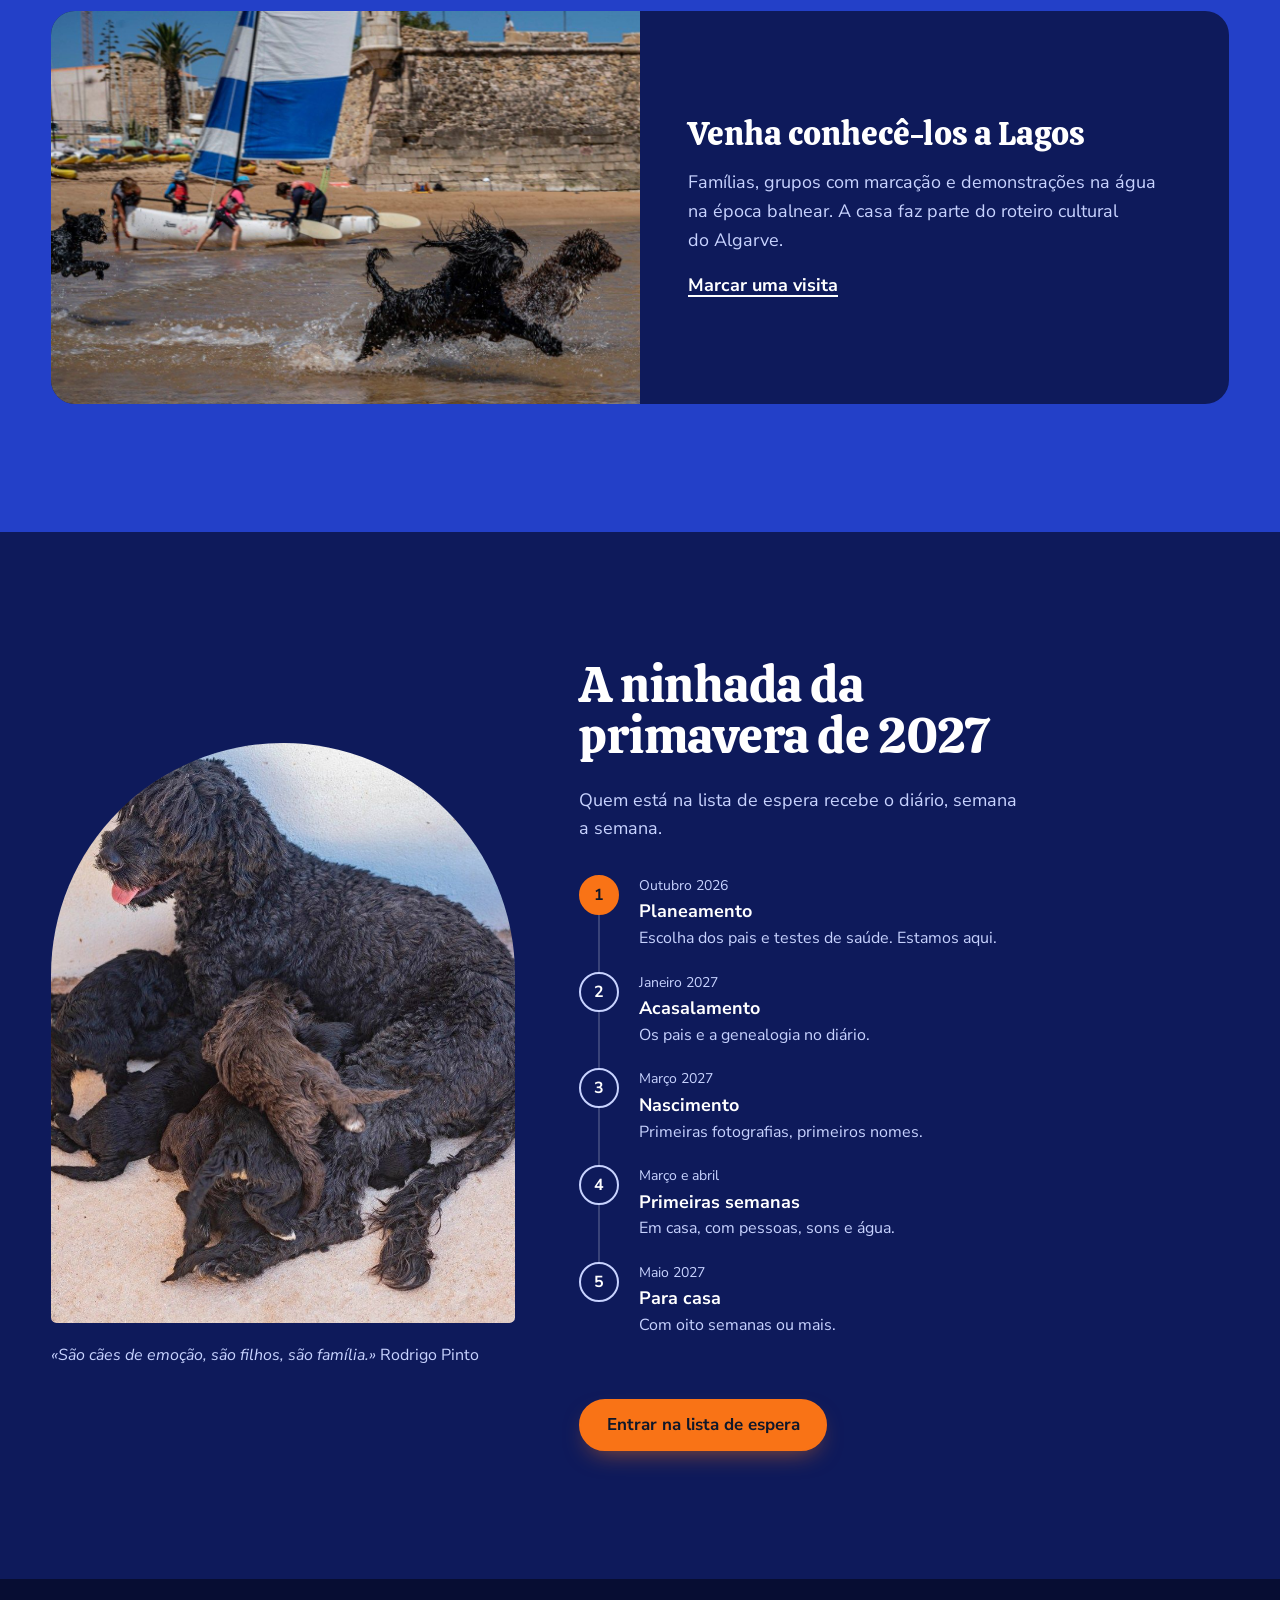
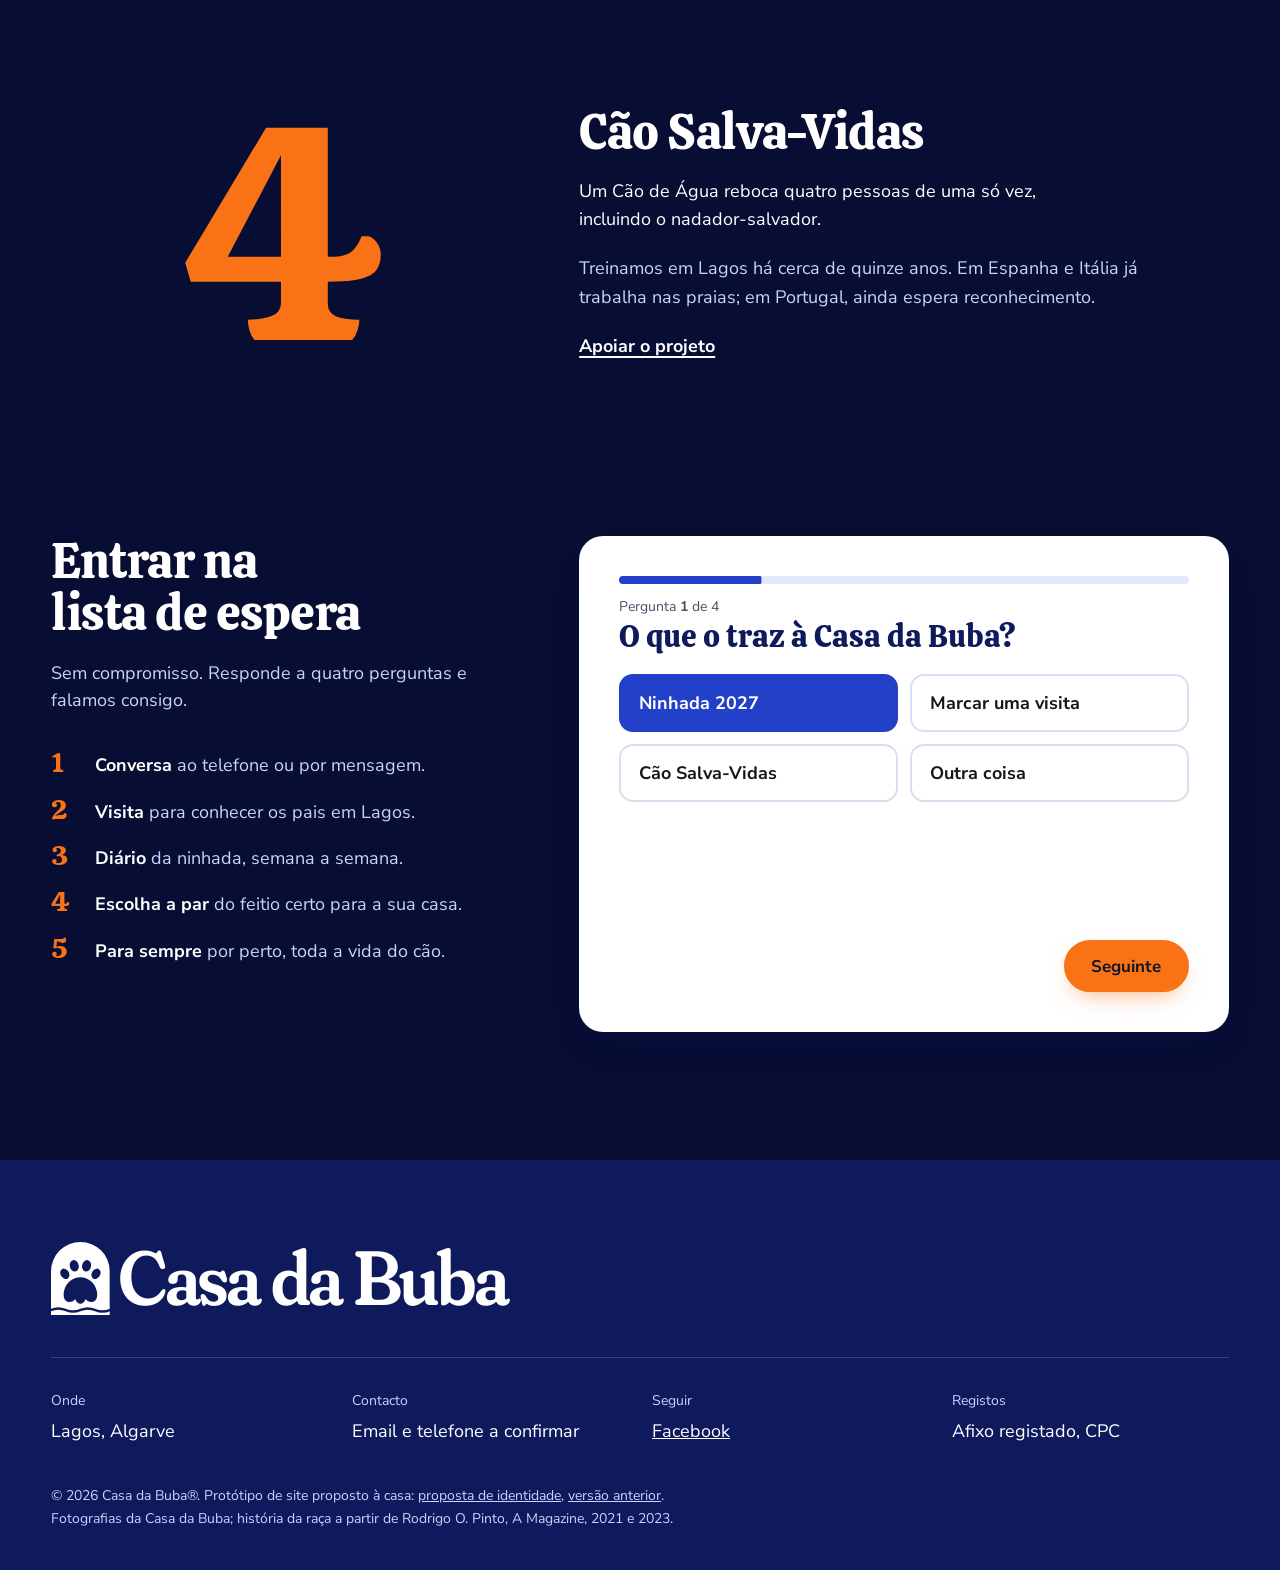
<file: v2/index.html>
<!doctype html>
<html lang="pt-PT">
<head>
<meta charset="utf-8">
<meta name="robots" content="noindex, nofollow">
<meta name="viewport" content="width=device-width, initial-scale=1">
<title>Site Casa da Buba · v2</title>
<meta name="description" content="Cão de Água Português criado em família em Lagos, no Algarve. Lista de espera aberta para a ninhada da primavera de 2027.">
<link rel="icon" href="../assets/logo/simbolo.svg" type="image/svg+xml">
<link rel="preconnect" href="https://fonts.googleapis.com">
<link rel="preconnect" href="https://fonts.gstatic.com" crossorigin>
<link href="https://fonts.googleapis.com/css2?family=Calistoga&family=Fraunces:opsz,wght,SOFT@9..144,600,100&family=Nunito+Sans:opsz,wght@6..12,400;6..12,600;6..12,700&display=swap" rel="stylesheet">
<link rel="stylesheet" href="css/v2.css?v=mergulho1">
<script>document.documentElement.classList.add('js');</script>
</head>
<body>

<svg width="0" height="0" style="position:absolute" aria-hidden="true">
  <symbol id="simbolo" viewBox="0 0 100 124"><path fill-rule="evenodd" d="M0 124V50a50 50 0 0 1 100 0v74Z M50 60C63.5 60 74 69.5 77.5 82C80.5 92.5 77 102 69 102C64 102 61 100 59 97C57 102.5 54 105 50 105C46 105 43 102.5 41 97C39 100 36 102 31 102C23 102 19.5 92.5 22.5 82C26 69.5 36.5 60 50 60Z M18.57 46.11A7.2 9.3 -32 0 1 28.43 61.89A7.2 9.3 -32 0 1 18.57 46.11ZM37.44 30.82A7.8 9.9 -12 0 1 41.56 50.18A7.8 9.9 -12 0 1 37.44 30.82ZM62.56 30.82A7.8 9.9 12 0 1 58.44 50.18A7.8 9.9 12 0 1 62.56 30.82ZM81.43 46.11A7.2 9.3 32 0 1 71.57 61.89A7.2 9.3 32 0 1 81.43 46.11Z M0 113.5C8.33 110.03 16.67 110.03 25 113.5C33.33 116.97 41.67 116.97 50 113.5C58.33 110.03 66.67 110.03 75 113.5C83.33 116.97 91.67 116.97 100 113.5L100 117.7C91.67 121.17 83.33 121.17 75 117.7C66.67 114.23 58.33 114.23 50 117.7C41.67 121.17 33.33 121.17 25 117.7C16.67 114.23 8.33 114.23 0 117.7Z"/></symbol>
  <symbol id="i-ondas" viewBox="0 0 24 24"><path d="M2 6c.6.5 1.2 1 2.5 1C7 7 7 5 9.5 5c2.6 0 2.4 2 5 2 2.5 0 2.5-2 5-2 1.3 0 1.9.5 2.5 1M2 12c.6.5 1.2 1 2.5 1 2.5 0 2.5-2 5-2 2.6 0 2.4 2 5 2 2.5 0 2.5-2 5-2 1.3 0 1.9.5 2.5 1M2 18c.6.5 1.2 1 2.5 1 2.5 0 2.5-2 5-2 2.6 0 2.4 2 5 2 2.5 0 2.5-2 5-2 1.3 0 1.9.5 2.5 1"/></symbol>
  <symbol id="i-olho" viewBox="0 0 24 24"><path d="M2 12s3.6-7 10-7 10 7 10 7-3.6 7-10 7S2 12 2 12Z"/><circle cx="12" cy="12" r="3"/></symbol>
  <symbol id="i-pelo" viewBox="0 0 24 24"><path d="M7 4c2 0 3 1.5 3 3s-1 3-3 3-3 1.5-3 3 1 3 3 3M17 8c2 0 3 1.5 3 3s-1 3-3 3-3 1.5-3 3 1 3 3 3"/></symbol>
  <symbol id="i-escudo" viewBox="0 0 24 24"><path d="M12 22s8-4 8-10V5l-8-3-8 3v7c0 6 8 10 8 10Z"/></symbol>
</svg>

<a class="saltar" href="#conteudo">Saltar para o conteúdo</a>

<p class="aviso">Protótipo de site proposto à Casa da Buba. Não é o site oficial. <a href="../index.html">Ver a proposta de identidade</a></p>

<header class="topo">
  <div class="caixa topo__in">
    <a class="marca" href="#superficie" aria-label="Casa da Buba, início">
      <svg class="marca__simbolo" viewBox="0 0 100 124" aria-hidden="true"><use href="#simbolo"/></svg>
      <span>Casa da Buba</span>
    </a>
    <nav class="menu" id="menu" aria-label="Principal">
      <a href="#raca">A raça</a>
      <a href="#casa">A casa</a>
      <a href="#ninhada">Ninhada 2027</a>
      <a href="#salva-vidas">Salva-vidas</a>
    </nav>
    <a class="botao botao--pequeno" href="#contacto">Lista de espera</a>
    <button class="menu-botao" type="button" aria-expanded="false" aria-controls="menu">Menu</button>
  </div>
</header>

<!-- Medidor de profundidade: mostra o capítulo e deixa saltar -->
<nav class="medidor" aria-label="Capítulos">
  <span class="medidor__linha" aria-hidden="true"><span></span></span>
  <a href="#superficie" data-capitulo="superficie"><span>Superfície</span></a>
  <a href="#raca" data-capitulo="raca"><span>A raça</span></a>
  <a href="#casa" data-capitulo="casa"><span>A casa</span></a>
  <a href="#ninhada" data-capitulo="ninhada"><span>A ninhada</span></a>
  <a href="#contacto" data-capitulo="contacto"><span>Lista de espera</span></a>
</nav>

<main id="conteudo">

<!-- Superfície: o gancho -->
<section class="capitulo superficie" id="superficie" aria-labelledby="titulo">
  <div class="caixa superficie__in">
    <div class="superficie__texto">
      <h1 id="titulo">Nascidos para a água. Nutridos com amor.</h1>
      <p class="lead">Cães de Água Portugueses criados em família, em Lagos, desde 1990.</p>
      <div class="acoes">
        <a class="botao" href="#contacto">Entrar na lista de espera</a>
        <a class="ligacao" href="#raca">Conhecer a raça</a>
      </div>
      <div class="contagem" data-tbc="Data prevista do nascimento">
        <svg class="contagem__simbolo" viewBox="0 0 100 124" aria-hidden="true"><use href="#simbolo"/></svg>
        <p><b>Próxima ninhada em março de 2027.</b> <span data-dias>Faltam cerca de quatro meses.</span></p>
      </div>
    </div>
    <div class="superficie__fotos">
      <img class="foto foto--grande" src="../assets/img/salto-perto.jpg" width="1369" height="1276" alt="Cão de Água preto a lançar-se na água em Lagos, entre salpicos." fetchpriority="high">
      <img class="foto foto--pequena" src="../assets/img/preto-deitado.jpg" width="1334" height="2000" alt="O mesmo género de cão, tranquilo, deitado num degrau azul.">
    </div>
  </div>
</section>

<!-- Capítulo 1: a raça -->
<section class="capitulo raca" id="raca" aria-labelledby="raca-titulo">
  <div class="caixa">
    <div class="cab">
      <h2 id="raca-titulo">Feito para o mar</h2>
      <p class="lead">A primeira referência em Portugal é de 1297: um cão de pelo negro que trouxe do mar um marinheiro.</p>
    </div>
    <ul class="tracos">
      <li class="cartao revela"><svg class="icone" viewBox="0 0 100 124" aria-hidden="true"><use href="#simbolo"/></svg><h3>Membranas entre os dedos</h3><p>Patas palmadas, de nadador nato.</p></li>
      <li class="cartao revela"><svg class="icone" viewBox="0 0 24 24" aria-hidden="true"><use href="#i-olho"/></svg><h3>Mergulha a fôlego</h3><p>Fecha a glote e mantém os olhos abertos debaixo de água.</p></li>
      <li class="cartao revela"><svg class="icone" viewBox="0 0 24 24" aria-hidden="true"><use href="#i-pelo"/></svg><h3>Pelo sem subpelo</h3><p>Cresce sempre, sem muda. Ondulado ou encaracolado.</p></li>
      <li class="cartao revela"><svg class="icone" viewBox="0 0 24 24" aria-hidden="true"><use href="#i-escudo"/></svg><h3>Três níveis de alerta</h3><p>Rosna, eriça o pelo e só no fim age.</p></li>
    </ul>
    <div class="velocidades">
      <figure class="cartao-foto revela">
        <img src="../assets/img/tres-caes.jpg" width="1536" height="1025" alt="Três Cães de Água sentados e tranquilos num banco azul." loading="lazy">
        <figcaption><b>Em casa</b> Tranquilo, colado à família, onde as pessoas estão.</figcaption>
      </figure>
      <figure class="cartao-foto revela">
        <img src="../assets/img/salto-lagos.jpg" width="1536" height="1025" alt="Três Cães de Água a correr e a saltar na água em Lagos." loading="lazy">
        <figcaption><b>Na água</b> Brincar é trabalho, e o trabalho é nadar, mergulhar e ir buscar.</figcaption>
      </figure>
    </div>
    <figure class="citacao revela">
      <blockquote><p>«Ganhavam tanto como os homens.»</p></blockquote>
      <figcaption>Raul Brandão, sobre os dois cães de cada caíque de Olhão, em 1922. Mergulhavam pelo que caía ao mar e guardavam os barcos.</figcaption>
    </figure>
    <a class="ligacao proximo" href="#casa">Continuar: a casa</a>
  </div>
</section>

<!-- Capítulo 2: a casa -->
<section class="capitulo casa" id="casa" aria-labelledby="casa-titulo">
  <div class="caixa">
    <div class="cab">
      <h2 id="casa-titulo">Uma casa contada pelos seus cães</h2>
      <p class="lead">De 1990 a hoje, em nomes. Deslize para percorrer.</p>
    </div>
  </div>
  <ol class="trilho" tabindex="0" aria-label="A história da Casa da Buba">
    <li class="marco"><span class="marco__ano">1990</span><h3>Buba</h3><p>A primeira. Ia connosco para todo o lado.</p></li>
    <li class="marco"><span class="marco__ano" data-tbc="Ano de nascimento da Buba II">Anos 90</span><h3>Buba II</h3><p>A matriarca que deu nome à casa.</p></li>
    <li class="marco"><span class="marco__ano">2000</span><h3>Caracóis e Linda</h3><p>A primeira ninhada.</p></li>
    <li class="marco"><span class="marco__ano">2002</span><h3>Petra</h3><p>Uma das cadelas que marcaram a casa.</p></li>
    <li class="marco"><span class="marco__ano" data-tbc="Ano de arranque do projeto">c. 2006</span><h3>Salva-vidas</h3><p>Começa o treino de salvamento no mar.</p></li>
    <li class="marco"><span class="marco__ano">2012</span><h3>Oslo</h3><p data-tbc="Confirmar o papel da casa">Doze cães num fiorde norueguês.</p></li>
    <li class="marco"><span class="marco__ano">2013</span><h3>Da Noruega à Suíça</h3><p data-tbc="Confirmar o papel da casa">48 cães, com a Linda e o Dylan a ensinar.</p></li>
    <li class="marco marco--hoje"><span class="marco__ano">Hoje</span><h3>A ninhada de 2027</h3><p>A caminho, na primavera.</p></li>
  </ol>
  <div class="caixa">
    <h3 class="subtitulo">Os cães de hoje</h3>
    <ul class="caes">
      <li class="cao revela"><img src="../assets/img/preto-deitado.jpg" width="1334" height="2000" alt="Petra Sarabi, preta, deitada num degrau azul." loading="lazy" style="object-position: 45% 30%"><b data-tbc="Confirmar nome">Petra Sarabi</b><span>Preta, encaracolada</span></li>
      <li class="cao revela"><img src="../assets/img/castanho-branco.jpg" width="1536" height="1024" alt="Dylan, castanho e branco, junto a uma porta azul." loading="lazy" style="object-position: 33% 50%"><b data-tbc="Confirmar nome">Dylan</b><span>Castanho e branco</span></li>
      <li class="cao revela"><img src="../assets/img/preto-branco-porta.jpg" width="950" height="986" alt="Esterella, preta e branca, sentada à porta." loading="lazy"><b data-tbc="Confirmar nome">Esterella</b><span>Preta e branca, ondulada</span></li>
      <li class="cao revela"><img src="../assets/img/castanho-perfil.jpg" width="1536" height="1025" alt="Noitte Di Fiaba, castanha, de perfil." loading="lazy" style="object-position: 38% 50%"><b data-tbc="Confirmar nome">Noitte Di Fiaba</b><span>Castanha, ondulada</span></li>
      <li class="cao revela"><img src="../assets/img/castanho-jovem.jpg" width="1536" height="1025" alt="Gigi, castanha e jovem, junto à barra azul." loading="lazy" style="object-position: 37% 50%"><b data-tbc="Confirmar nome">Gigi</b><span>Castanha, encaracolada</span></li>
      <li class="cao revela"><img src="../assets/img/preto-jovem.jpg" width="1536" height="1025" alt="Amora, preta com o peito branco, num banco azul." loading="lazy" style="object-position: 30% 50%"><b data-tbc="Confirmar nome">Amora</b><span>Preta, peito branco</span></li>
    </ul>
    <div class="visitas revela" id="visitas">
      <img src="../assets/img/praia-lagos.jpg" width="1200" height="800" alt="Cães de Água a brincar na praia de Lagos, com barcos à vela e as muralhas do forte ao fundo." loading="lazy">
      <div>
        <h3>Venha <span class="inteiro">conhecê-los</span> a Lagos</h3>
        <p data-tbc="Tipos de visita e condições">Famílias, grupos com marcação e demonstrações na água na época balnear. A casa faz parte do roteiro cultural do Algarve.</p>
        <a class="ligacao ligacao--clara" href="#contacto" data-motivo="visita">Marcar uma visita</a>
      </div>
    </div>
  </div>
</section>

<!-- Capítulo 3: a ninhada -->
<section class="capitulo ninhada" id="ninhada" aria-labelledby="ninhada-titulo">
  <div class="caixa ninhada__in">
    <figure class="ninhada__foto revela">
      <img src="../assets/img/mae-ninhada.jpg" width="950" height="986" alt="Uma cadela de Água preta deitada a amamentar os seus cachorros." loading="lazy">
      <figcaption><q>São cães de emoção, são filhos, são família.</q> <span data-tbc="Confirmar autoria (A Magazine, 2021)">Rodrigo Pinto</span></figcaption>
    </figure>
    <div class="ninhada__texto">
      <h2 id="ninhada-titulo">A ninhada da primavera de 2027</h2>
      <p class="lead">Quem está na lista de espera recebe o diário, semana a semana.</p>
      <ol class="diario" data-tbc="Datas previstas da ninhada">
        <li class="agora"><time>Outubro 2026</time><b>Planeamento</b><span>Escolha dos pais e testes de saúde. Estamos aqui.</span></li>
        <li><time>Janeiro 2027</time><b>Acasalamento</b><span>Os pais e a genealogia no diário.</span></li>
        <li><time>Março 2027</time><b>Nascimento</b><span>Primeiras fotografias, primeiros nomes.</span></li>
        <li><time>Março e abril</time><b>Primeiras semanas</b><span>Em casa, com pessoas, sons e água.</span></li>
        <li><time>Maio 2027</time><b>Para casa</b><span>Com oito semanas ou mais.</span></li>
      </ol>
      <a class="botao" href="#contacto">Entrar na lista de espera</a>
    </div>
  </div>
</section>

<!-- Clímax: o salva-vidas e a lista de espera -->
<section class="capitulo salva" id="salva-vidas" aria-labelledby="salva-titulo">
  <div class="caixa salva__in">
    <div class="salva__numero" aria-hidden="true">4</div>
    <div class="salva__texto">
      <h2 id="salva-titulo">Cão Salva-Vidas</h2>
      <p class="lead">Um Cão de Água reboca quatro pessoas de uma só vez, incluindo o nadador-salvador.</p>
      <p>Treinamos em Lagos há cerca de quinze anos. Em Espanha e Itália já trabalha nas praias; em Portugal, ainda espera reconhecimento.</p>
      <a class="ligacao ligacao--clara" href="#contacto" data-motivo="salva-vidas">Apoiar o projeto</a>
    </div>
  </div>
</section>

<section class="capitulo lista" id="contacto" aria-labelledby="lista-titulo">
  <div class="caixa lista__in">
    <div class="lista__texto">
      <h2 id="lista-titulo">Entrar na lista de espera</h2>
      <p class="lead">Sem compromisso. Responde a quatro perguntas e falamos consigo.</p>
      <ol class="passos" data-tbc="Validar o processo com a criadora">
        <li><b>Conversa</b> ao telefone ou por mensagem.</li>
        <li><b>Visita</b> para conhecer os pais em Lagos.</li>
        <li><b>Diário</b> da ninhada, semana a semana.</li>
        <li><b>Escolha a par</b> do feitio certo para a sua casa.</li>
        <li><b>Para sempre</b> por perto, toda a vida do cão.</li>
      </ol>
    </div>

    <form class="conversa" id="conversa" data-endpoint="" novalidate>
      <div class="conversa__progresso" aria-hidden="true"><span></span></div>
      <p class="conversa__passo" aria-live="polite">Pergunta <b>1</b> de 4</p>

      <fieldset class="etapa ativa" data-etapa="1">
        <legend>O que o traz à Casa da Buba?</legend>
        <div class="opcoes">
          <label><input type="radio" name="motivo" value="ninhada" checked><span>Ninhada 2027</span></label>
          <label><input type="radio" name="motivo" value="visita"><span>Marcar uma visita</span></label>
          <label><input type="radio" name="motivo" value="salva-vidas"><span>Cão Salva-Vidas</span></label>
          <label><input type="radio" name="motivo" value="outro"><span>Outra coisa</span></label>
        </div>
      </fieldset>

      <fieldset class="etapa" data-etapa="2">
        <legend>Como se chama?</legend>
        <div class="campos">
          <label for="f-nome">Nome</label><input id="f-nome" name="nome" autocomplete="name" required>
          <label for="f-email">Email</label><input id="f-email" name="email" type="email" inputmode="email" autocomplete="email" required>
          <label for="f-tel">Telefone, opcional</label><input id="f-tel" name="telefone" type="tel" inputmode="tel" autocomplete="tel">
        </div>
      </fieldset>

      <fieldset class="etapa" data-etapa="3">
        <legend>Fale-nos da sua casa</legend>
        <div class="campos campos--2">
          <div><label for="f-casa">Onde vive</label><select id="f-casa" name="casa"><option>Apartamento</option><option>Casa com jardim</option><option>Quinta ou campo</option></select></div>
          <div><label for="f-exp">Já teve cães?</label><select id="f-exp" name="experiencia"><option>Sim, várias vezes</option><option>Uma vez</option><option>Seria o primeiro</option></select></div>
          <div><label for="f-cri">Crianças em casa?</label><select id="f-cri" name="criancas"><option>Não</option><option>Sim</option></select></div>
          <div><label for="f-ani">Outros animais?</label><select id="f-ani" name="animais"><option>Não</option><option>Sim</option></select></div>
        </div>
      </fieldset>

      <fieldset class="etapa" data-etapa="4">
        <legend>Mais alguma coisa?</legend>
        <div class="campos">
          <label for="f-msg">Mensagem, opcional</label><textarea id="f-msg" name="mensagem" rows="4"></textarea>
        </div>
      </fieldset>

      <p class="conversa__aviso" id="conversa-aviso" role="status" aria-live="polite"></p>

      <div class="conversa__botoes">
        <button type="button" class="botao botao--linha" data-voltar hidden>Voltar</button>
        <button type="submit" class="botao" data-seguir>Seguinte</button>
      </div>
    </form>
  </div>
</section>

</main>

<footer class="rodape">
  <div class="caixa rodape__in">
    <a class="marca marca--grande" href="#superficie" aria-label="Casa da Buba, voltar ao início">
      <svg class="marca__simbolo" viewBox="0 0 100 124" aria-hidden="true"><use href="#simbolo"/></svg>
      <span>Casa da Buba</span>
    </a>
    <dl class="rodape__dados">
      <div><dt>Onde</dt><dd data-tbc="Morada (Lagos? O Facebook diz Gouveia)">Lagos, Algarve</dd></div>
      <div><dt>Contacto</dt><dd data-tbc="Email e telefone reais">Email e telefone a confirmar</dd></div>
      <div><dt>Seguir</dt><dd><a href="https://www.facebook.com/casadabuba/" target="_blank" rel="noopener">Facebook</a></dd></div>
      <div><dt>Registos</dt><dd data-tbc="Afixo, CPC/LOP, n.º ICNF">Afixo registado, CPC</dd></div>
    </dl>
    <p class="rodape__legal">© 2026 Casa da Buba®. Protótipo de site proposto à casa: <a href="../index.html">proposta de identidade</a>, <a href="../site.html">versão anterior</a>. Fotografias da Casa da Buba; história da raça a partir de Rodrigo O. Pinto, A Magazine, 2021 e 2023.</p>
  </div>
</footer>

<div class="rever" hidden>
  <button type="button" class="rever__botao" id="rever" aria-pressed="false">Por confirmar <b id="rever-n">0</b></button>
</div>

<script src="js/v2.js?v=mergulho1"></script>
</body>
</html>
</file>
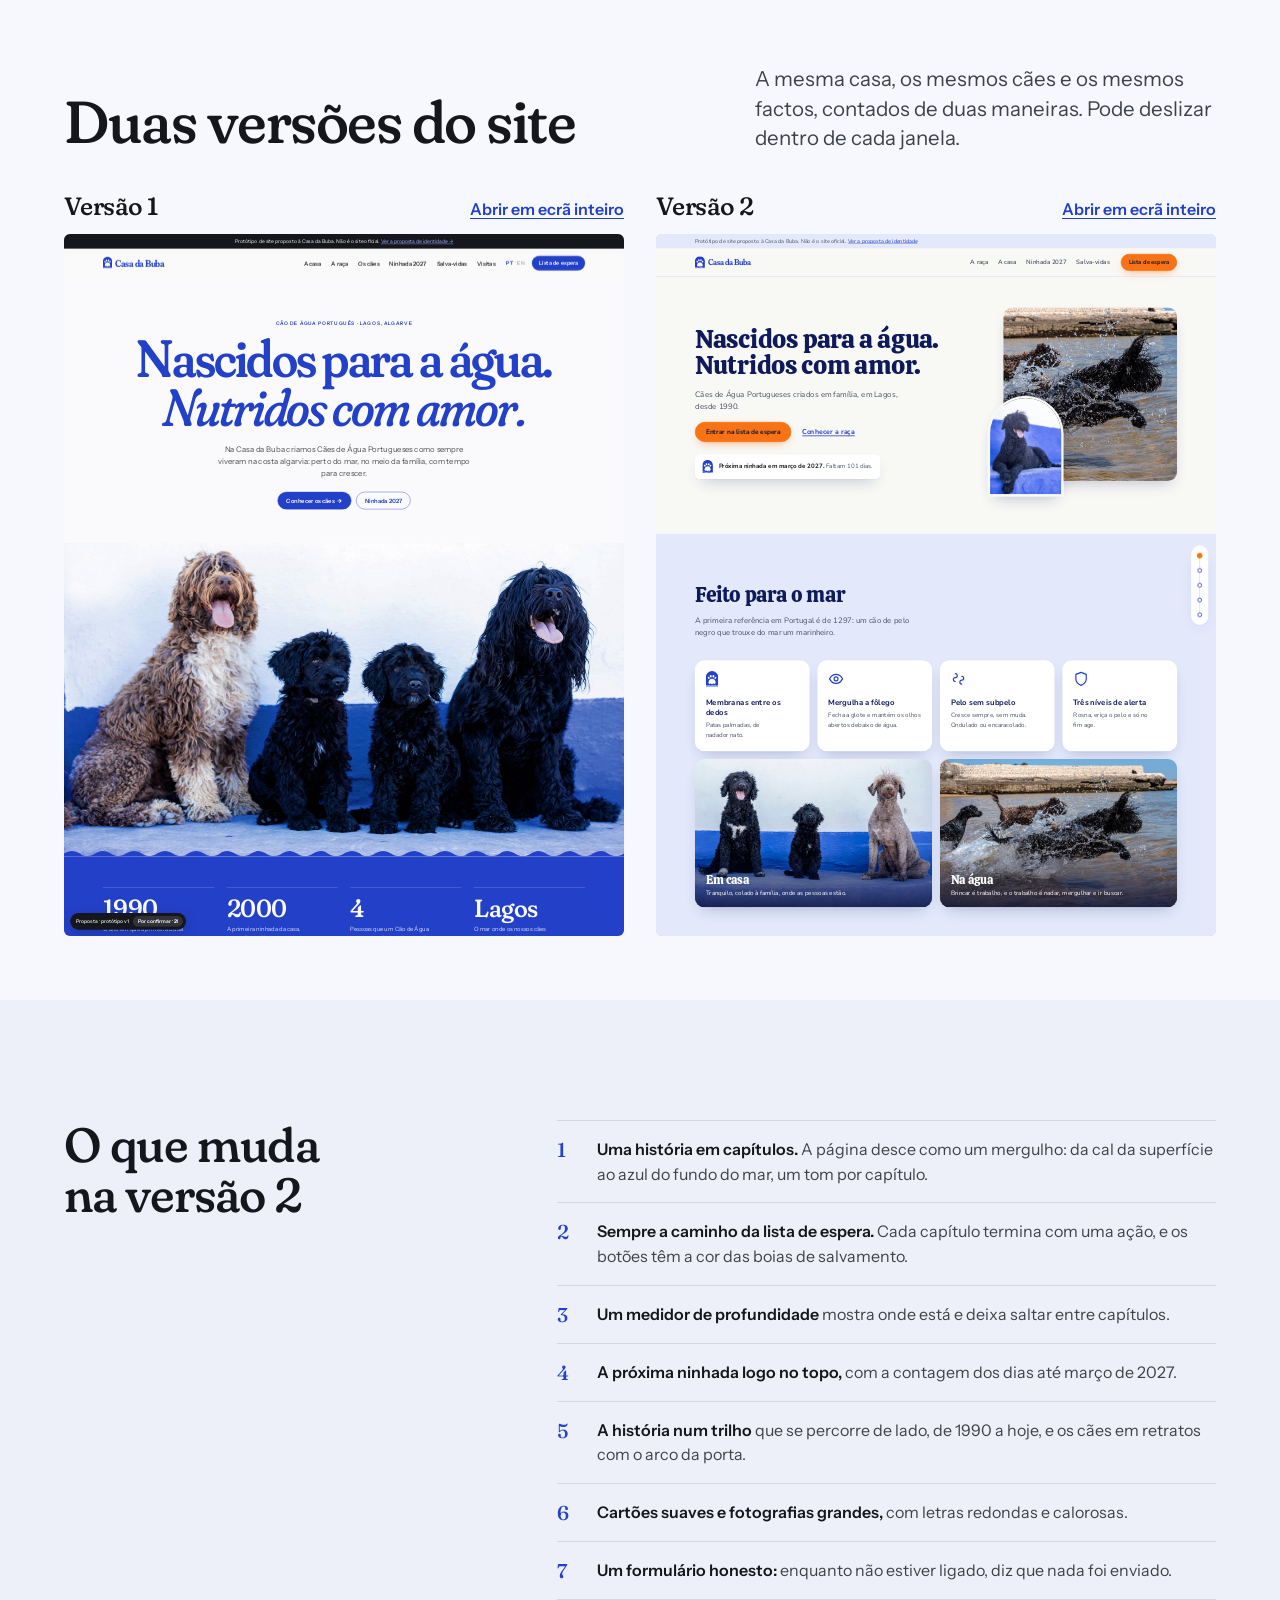
<file: comparar.html>
<!doctype html>
<html lang="pt-PT">
<head>
<meta charset="utf-8">
<meta name="robots" content="noindex, nofollow">
<meta name="viewport" content="width=device-width, initial-scale=1">
<title>Duas versões do site</title>
<meta name="description" content="Comparação entre a primeira e a segunda versão do site proposto à Casa da Buba.">
<link rel="icon" href="assets/logo/simbolo.svg" type="image/svg+xml">
<link rel="preconnect" href="https://fonts.googleapis.com">
<link rel="preconnect" href="https://fonts.gstatic.com" crossorigin>
<link href="https://fonts.googleapis.com/css2?family=Fraunces:opsz,wght,SOFT@9..144,500,100&family=Instrument+Sans:wght@400;600&display=swap" rel="stylesheet">
<link rel="stylesheet" href="v2/css/tokens.css">
<link rel="stylesheet" href="v2/css/base.css">
<style>
  h1, h2 { font-variation-settings: "SOFT" 100; }
  .cab { padding-block: var(--space-2xl) var(--space-xl); }
  .cab .container { display: grid; grid-template-columns: repeat(12, minmax(0, 1fr)); column-gap: var(--gap-columns); align-items: end; }
  .cab h1 { grid-column: 1 / span 6; font-size: var(--text-display-s); }
  .cab .lead { grid-column: 8 / span 5; color: var(--color-ink-2); }
  .vistas { padding-bottom: var(--space-2xl); }
  .vistas__grelha { display: grid; grid-template-columns: repeat(2, minmax(0, 1fr)); gap: var(--gap-columns); }
  .vista { display: grid; gap: var(--space-sm); min-width: 0; }
  .vista__cab { display: flex; justify-content: space-between; align-items: baseline; gap: var(--space-md); }
  .vista h2 { font-size: var(--text-xl); }
  .vista a { color: var(--color-accent); font-weight: 600; }
  .vista a:focus-visible { outline: 2px solid var(--color-focus); outline-offset: 4px; }
  .janela { position: relative; height: min(78svh, 52rem); overflow: hidden; border-radius: var(--radius-card); background: var(--color-paper-2); outline: 1px solid var(--color-rule); outline-offset: -1px; }
  .janela iframe { position: absolute; top: 0; left: 0; width: 1440px; border: 0; transform-origin: 0 0; }
  .muda { padding-block: var(--section-gap-s); background: var(--color-paper-2); }
  .muda .container { display: grid; grid-template-columns: repeat(12, minmax(0, 1fr)); column-gap: var(--gap-columns); }
  .muda h2 { grid-column: 1 / span 4; font-size: var(--text-section); }
  .muda ol { grid-column: 6 / span 7; margin: 0; padding: 0; list-style: none; counter-reset: m; }
  .muda li { counter-increment: m; position: relative; padding: var(--space-md) 0 var(--space-md) var(--space-xl); border-top: var(--rule-hair) solid var(--color-rule); color: var(--color-ink-2); }
  .muda li:last-child { border-bottom: var(--rule-hair) solid var(--color-rule); }
  .muda li::before { content: counter(m); position: absolute; left: 0; top: var(--space-md); color: var(--color-accent); font: 500 var(--text-lg)/1.3 var(--font-display); }
  .muda b { color: var(--color-ink); font-weight: 600; }
  .seg { display: none; }
  @media (max-width: 60rem) {
    .cab h1, .cab .lead, .muda h2, .muda ol { grid-column: 1 / -1; }
    .cab .lead, .muda ol { margin-top: var(--space-md); }
    .vistas__grelha { grid-template-columns: minmax(0, 1fr); }
    .js .seg { display: inline-flex; margin-bottom: var(--space-md); padding: var(--space-2xs); border-radius: var(--radius-pill); background: var(--color-paper-2); box-shadow: inset 0 0 0 1px var(--color-rule); }
    .seg button { min-height: 44px; padding: 0 var(--space-lg); border: 0; border-radius: var(--radius-pill); background: transparent; color: var(--color-ink-2); font-weight: 600; cursor: pointer; transition: background-color var(--dur-short) var(--ease-out); }
    .seg button[aria-selected="true"] { background: var(--color-paper); color: var(--color-ink); box-shadow: 0 0 0 1px var(--color-rule); }
    .seg button:focus-visible { outline: 2px solid var(--color-focus); outline-offset: 2px; }
    .js .vista[hidden] { display: none; }
  }
</style>
<script>document.documentElement.classList.add('js');</script>
</head>
<body>

<header class="cab">
  <div class="container">
    <h1>Duas versões do site</h1>
    <p class="lead">A mesma casa, os mesmos cães e os mesmos factos, contados de duas maneiras. Pode deslizar dentro de cada janela.</p>
  </div>
</header>

<main class="vistas">
  <div class="container">
    <div class="seg" role="tablist" aria-label="Escolher versão">
      <button type="button" role="tab" id="t-v1" aria-selected="true" aria-controls="vista-v1">Versão 1</button>
      <button type="button" role="tab" id="t-v2" aria-selected="false" aria-controls="vista-v2" tabindex="-1">Versão 2</button>
    </div>
    <div class="vistas__grelha">
      <section class="vista" id="vista-v1" role="tabpanel" aria-labelledby="t-v1">
        <div class="vista__cab"><h2>Versão 1</h2><a href="site.html" target="_blank" rel="noopener">Abrir em ecrã inteiro</a></div>
        <div class="janela"><iframe src="site.html" title="Versão 1 do site" loading="lazy"></iframe></div>
      </section>
      <section class="vista" id="vista-v2" role="tabpanel" aria-labelledby="t-v2">
        <div class="vista__cab"><h2>Versão 2</h2><a href="v2/index.html" target="_blank" rel="noopener">Abrir em ecrã inteiro</a></div>
        <div class="janela"><iframe src="v2/index.html" title="Versão 2 do site" loading="lazy"></iframe></div>
      </section>
    </div>
  </div>
</main>

<section class="muda" aria-labelledby="muda-titulo">
  <div class="container">
    <h2 id="muda-titulo">O que muda na versão 2</h2>
    <ol>
      <li><b>Uma história em capítulos.</b> A página desce como um mergulho: da cal da superfície ao azul do fundo do mar, um tom por capítulo.</li>
      <li><b>Sempre a caminho da lista de espera.</b> Cada capítulo termina com uma ação, e os botões têm a cor das boias de salvamento.</li>
      <li><b>Um medidor de profundidade</b> mostra onde está e deixa saltar entre capítulos.</li>
      <li><b>A próxima ninhada logo no topo,</b> com a contagem dos dias até março de 2027.</li>
      <li><b>A história num trilho</b> que se percorre de lado, de 1990 a hoje, e os cães em retratos com o arco da porta.</li>
      <li><b>Cartões suaves e fotografias grandes,</b> com letras redondas e calorosas.</li>
      <li><b>Um formulário honesto:</b> enquanto não estiver ligado, diz que nada foi enviado.</li>
    </ol>
  </div>
</section>

<script>
  // Cada janela mostra a página a 1440 px, reduzida para caber na coluna
  const ajustar = () => document.querySelectorAll('.janela').forEach(j => {
    const f = j.querySelector('iframe');
    const escala = j.clientWidth / 1440;
    f.style.transform = `scale(${escala})`;
    f.style.height = `${j.clientHeight / escala}px`;
  });
  addEventListener('resize', ajustar);
  ajustar();

  // Em ecrãs pequenos, uma versão de cada vez
  const tabs = [...document.querySelectorAll('.seg [role="tab"]')];
  const escolher = t => { tabs.forEach(x => { const s = x === t; x.setAttribute('aria-selected', s); x.tabIndex = s ? 0 : -1; document.getElementById(x.getAttribute('aria-controls')).hidden = !s && matchMedia('(max-width: 60rem)').matches; }); ajustar(); };
  tabs.forEach(t => t.addEventListener('click', () => escolher(t)));
  matchMedia('(max-width: 60rem)').addEventListener('change', () => escolher(tabs.find(t => t.getAttribute('aria-selected') === 'true')));
  escolher(tabs[0]);
</script>
</body>
</html>
</file>
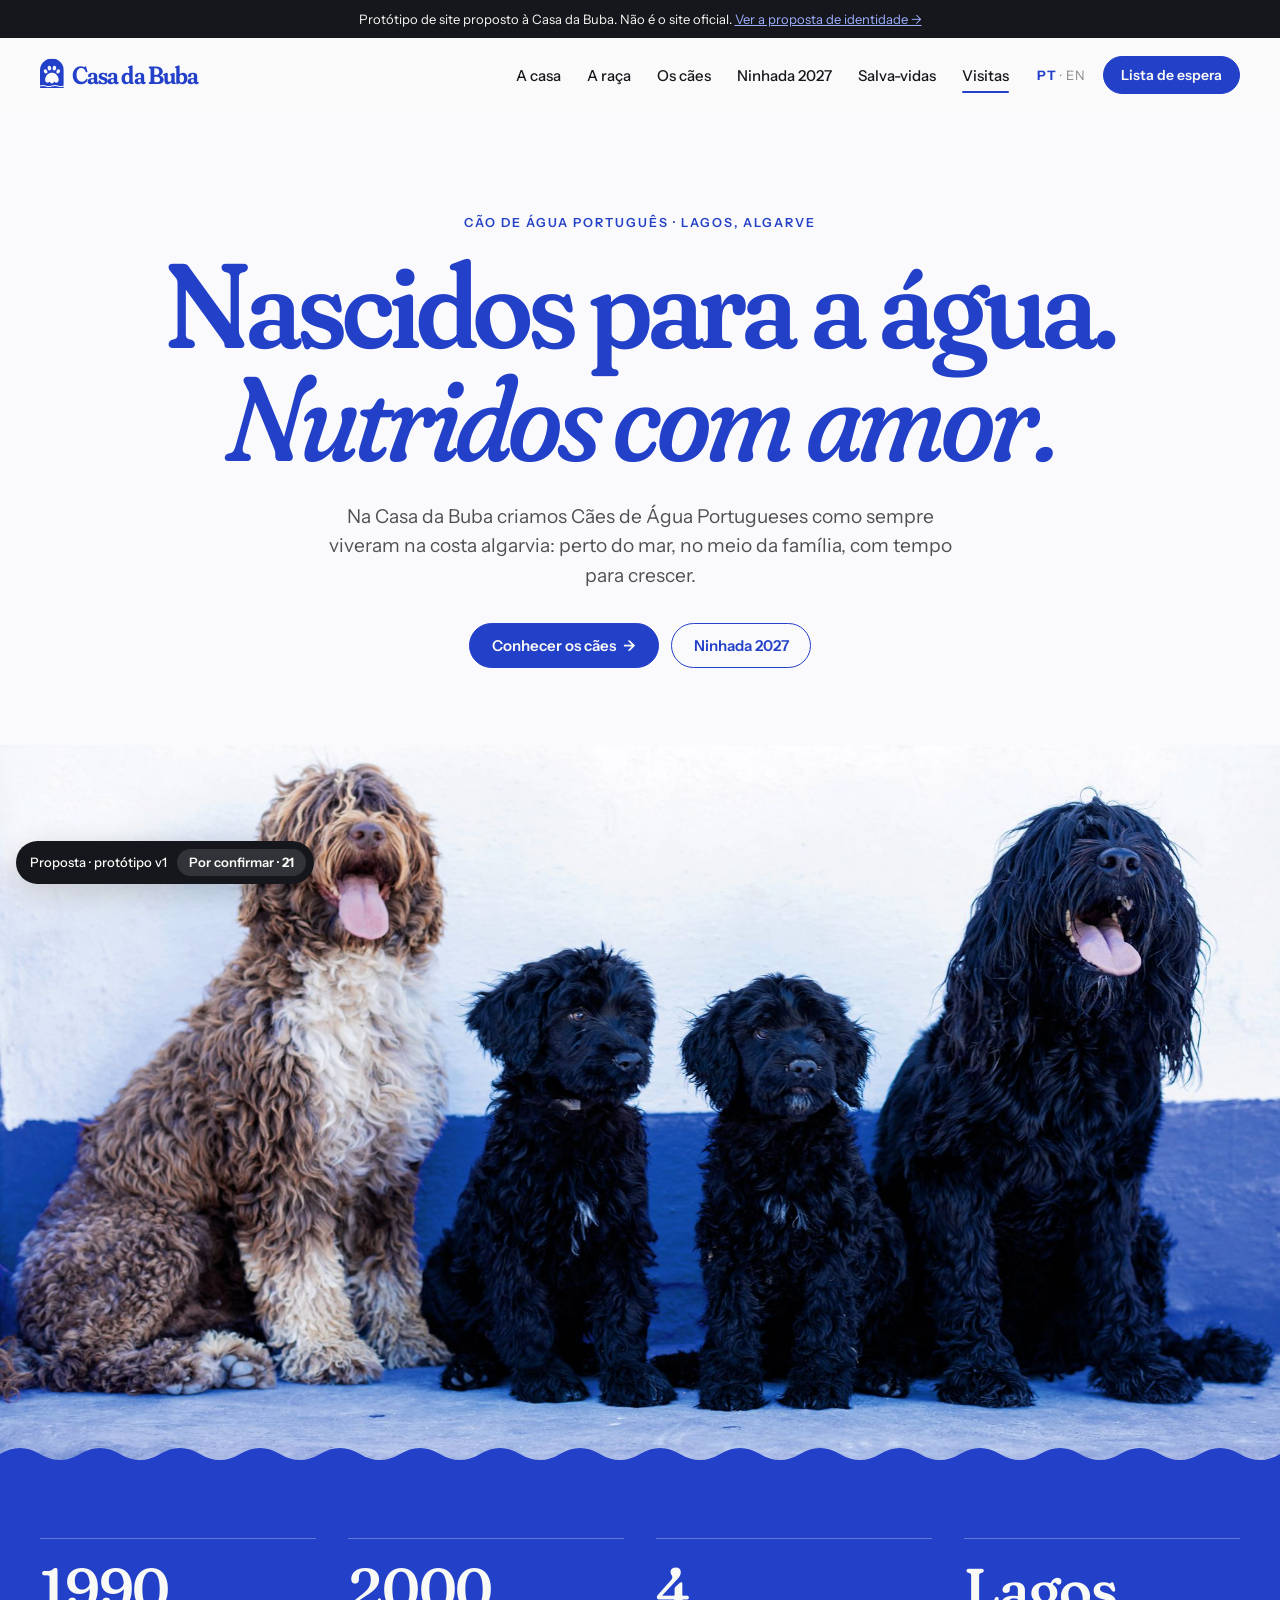
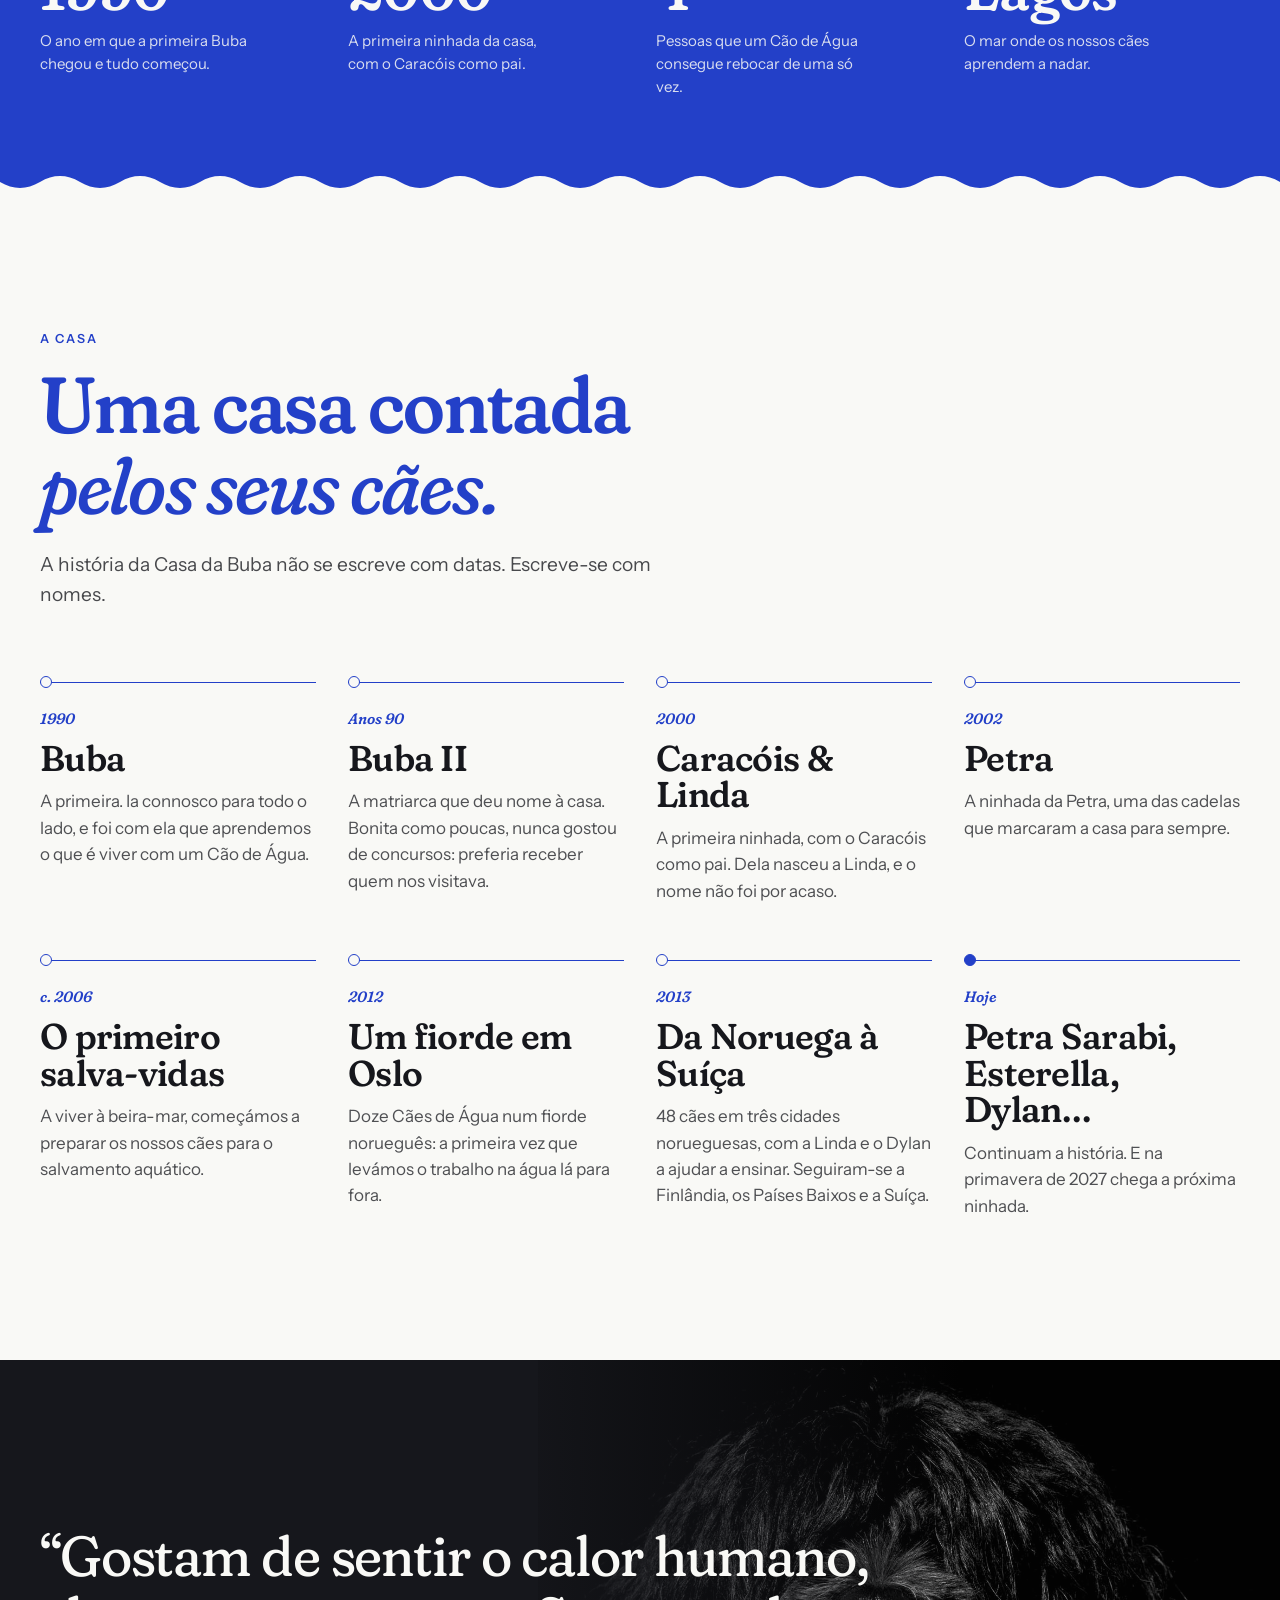
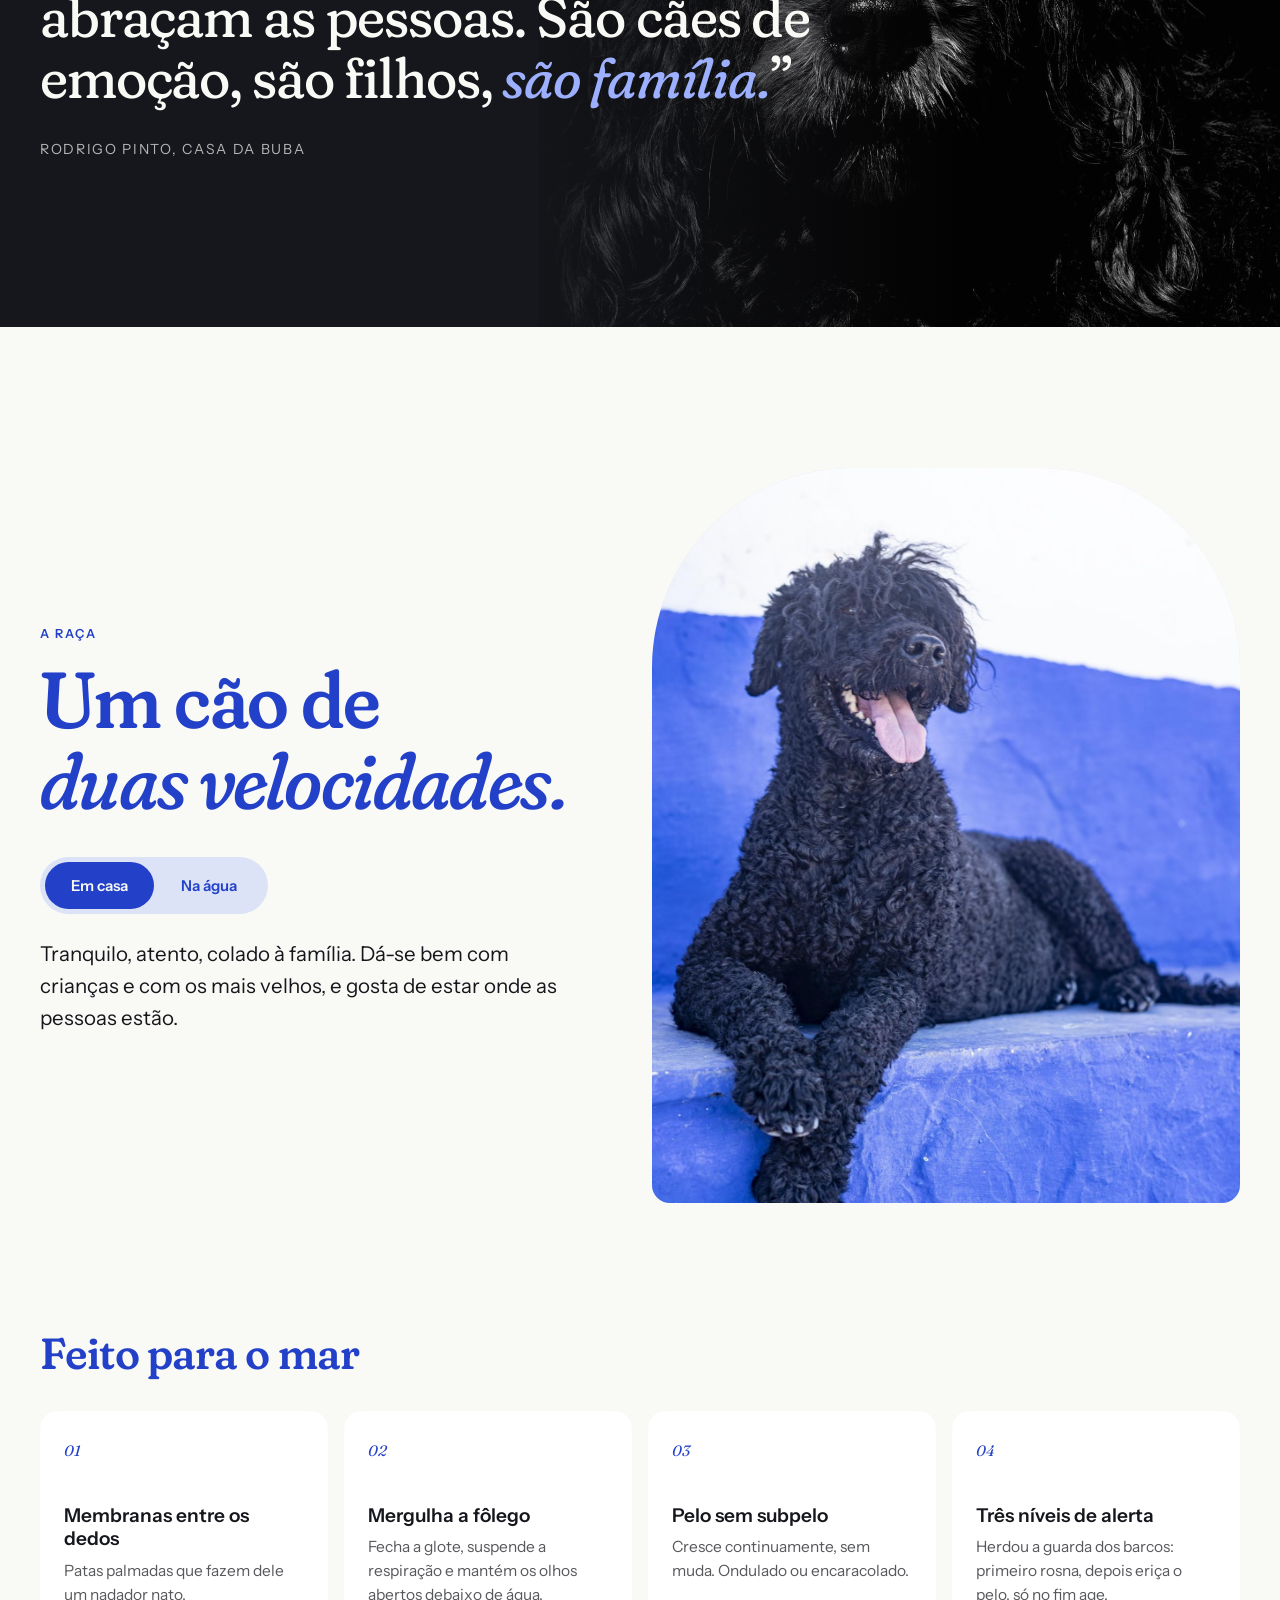
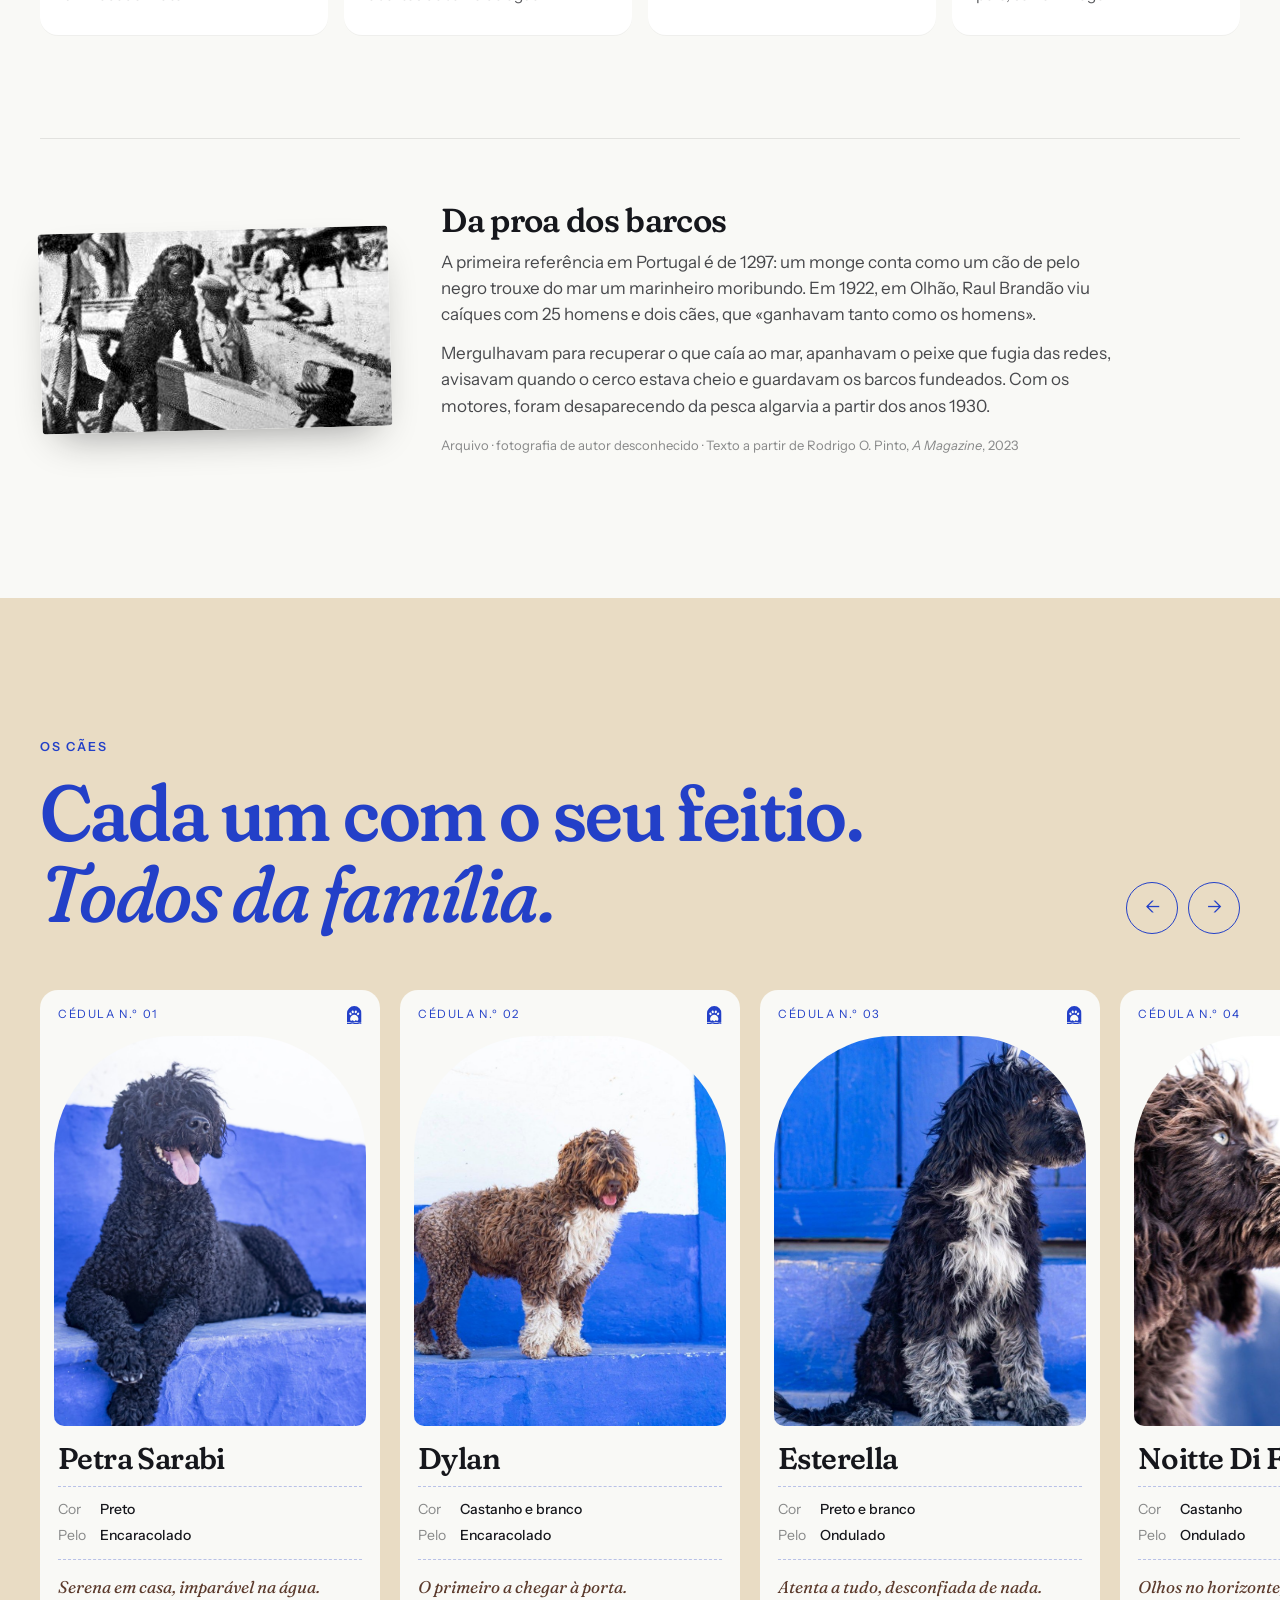
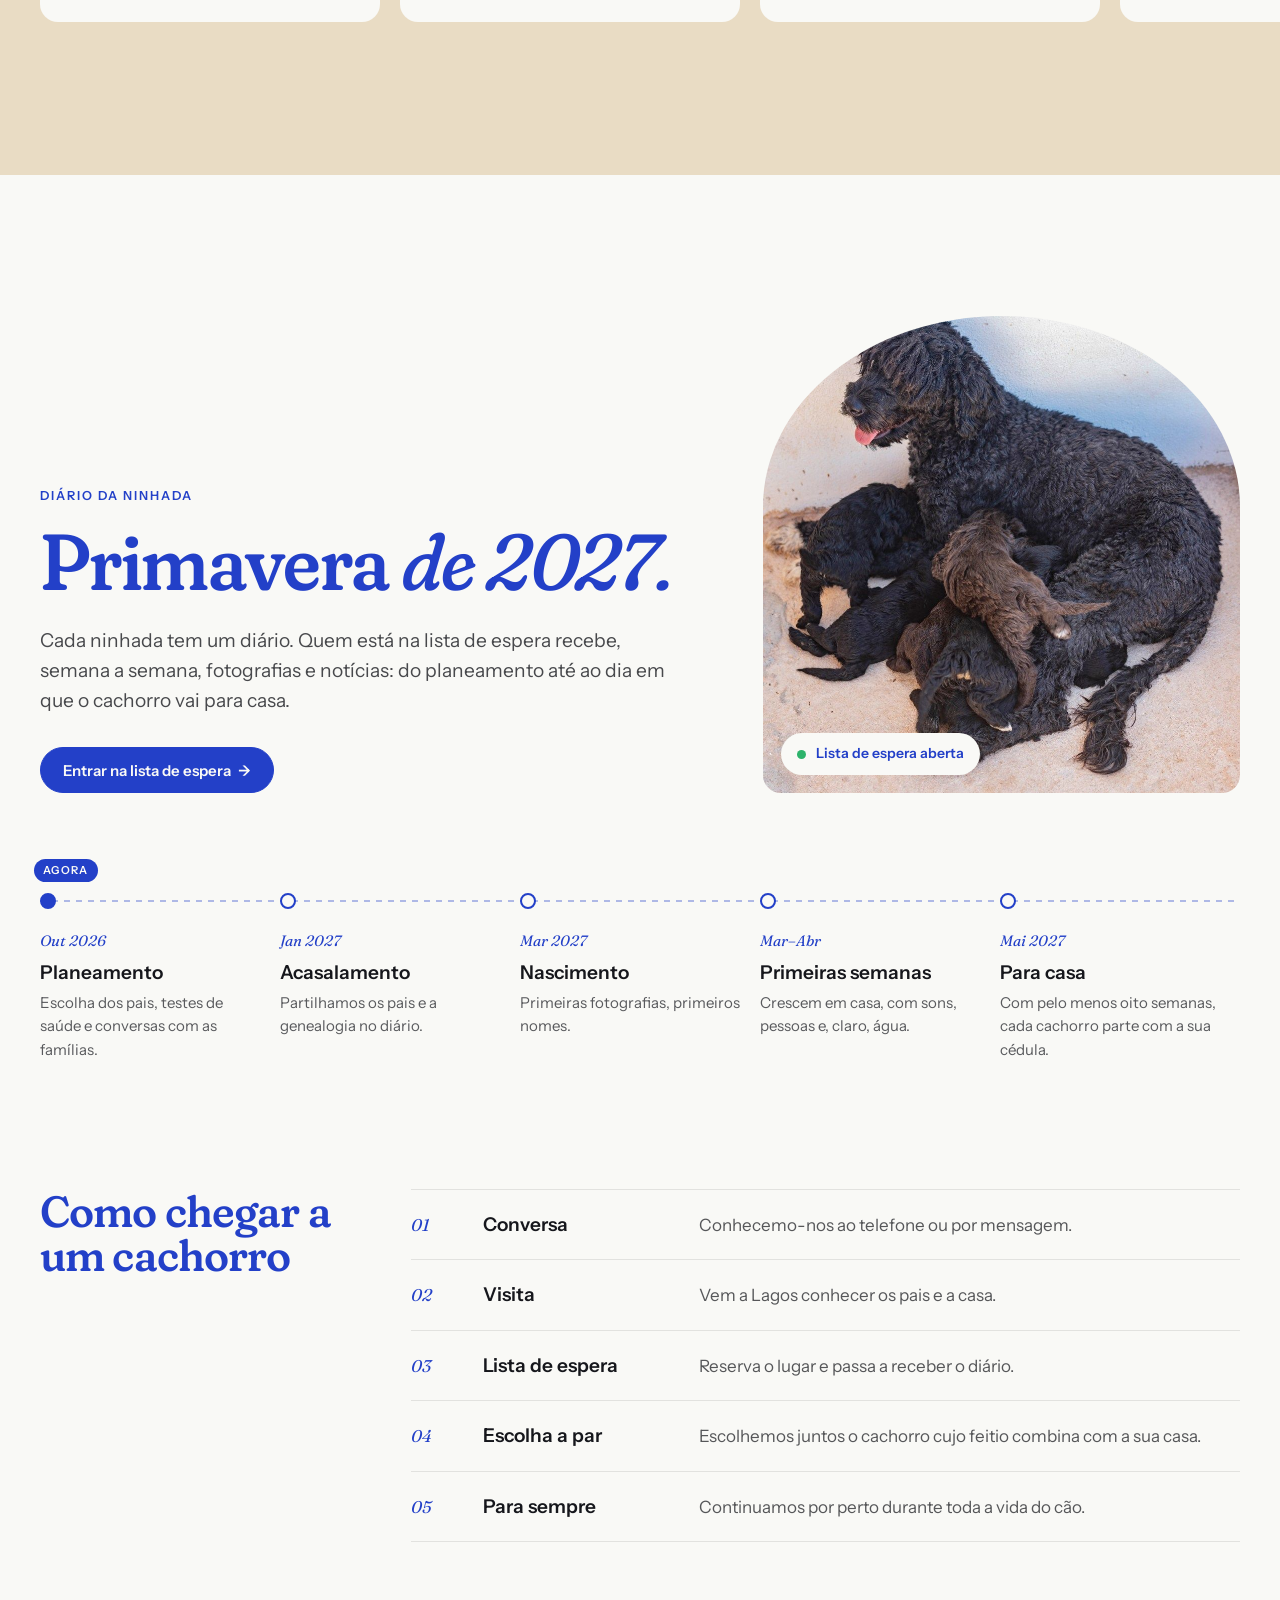
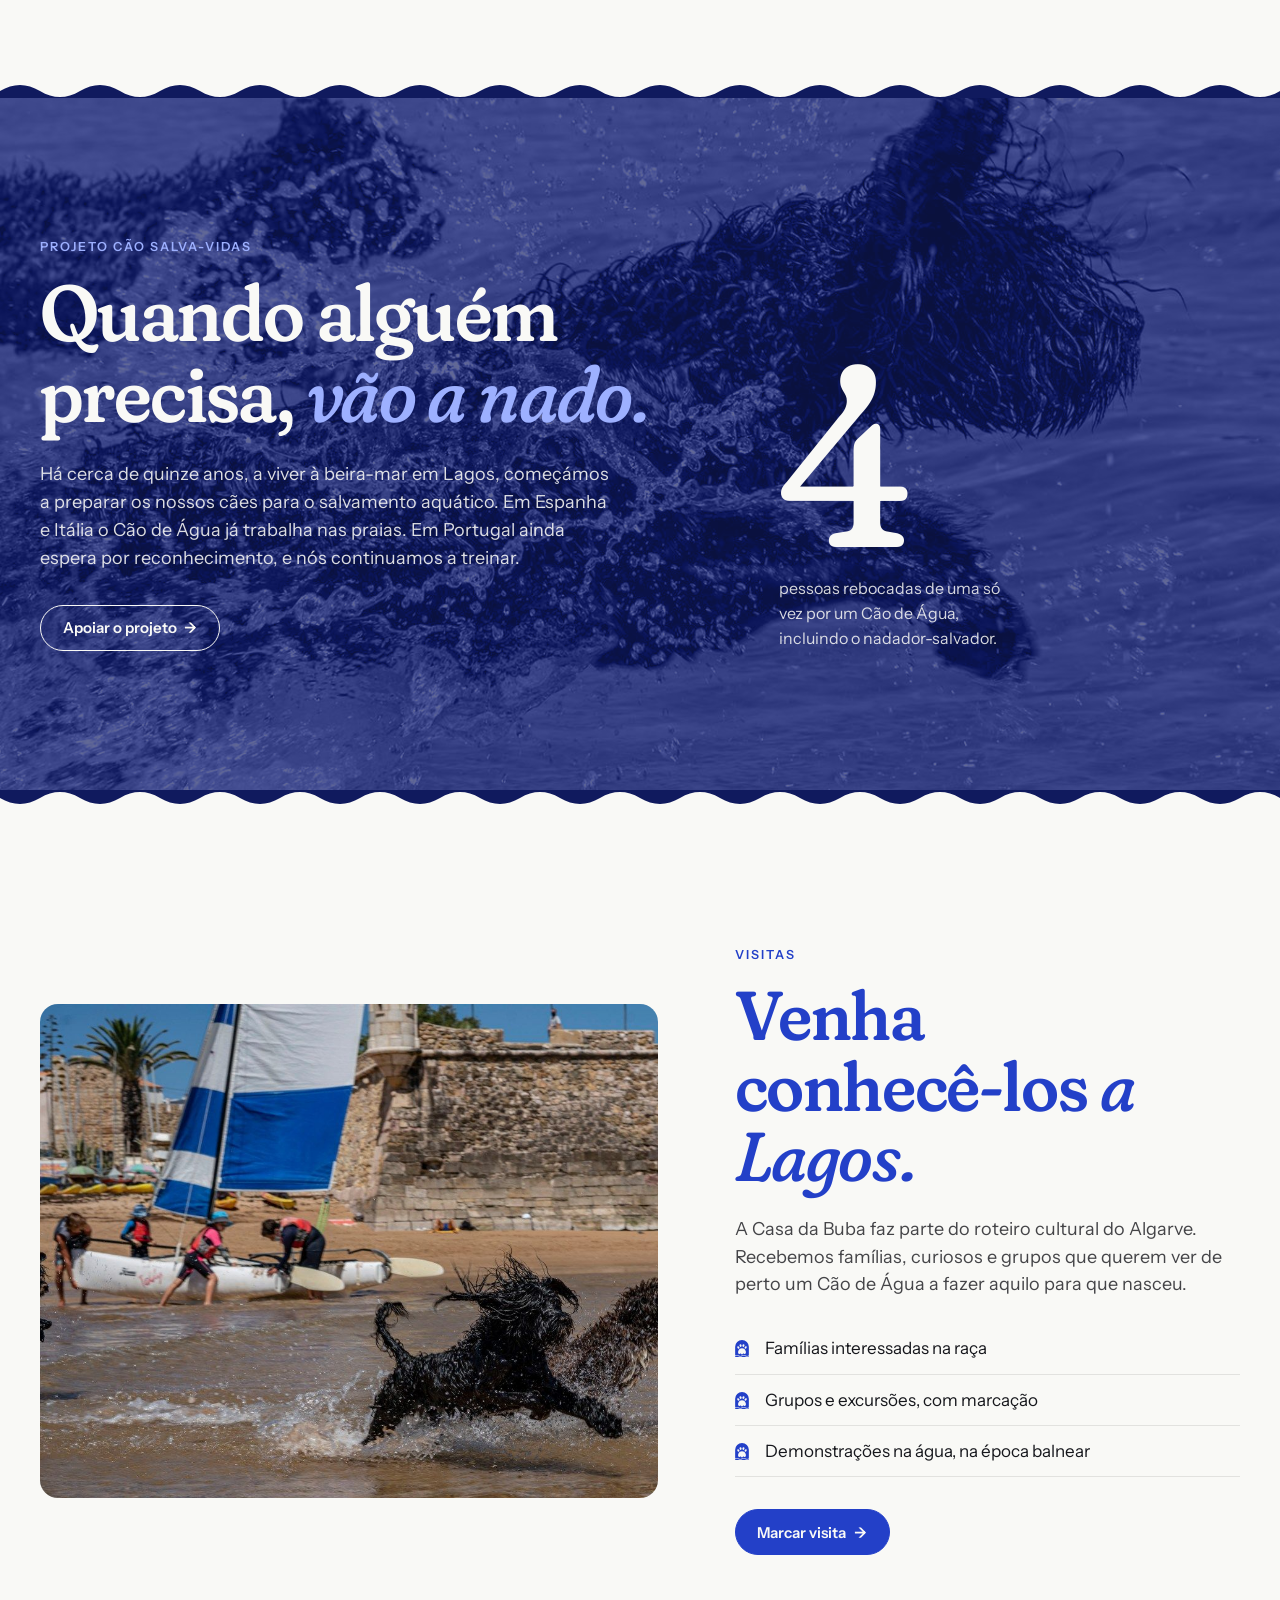
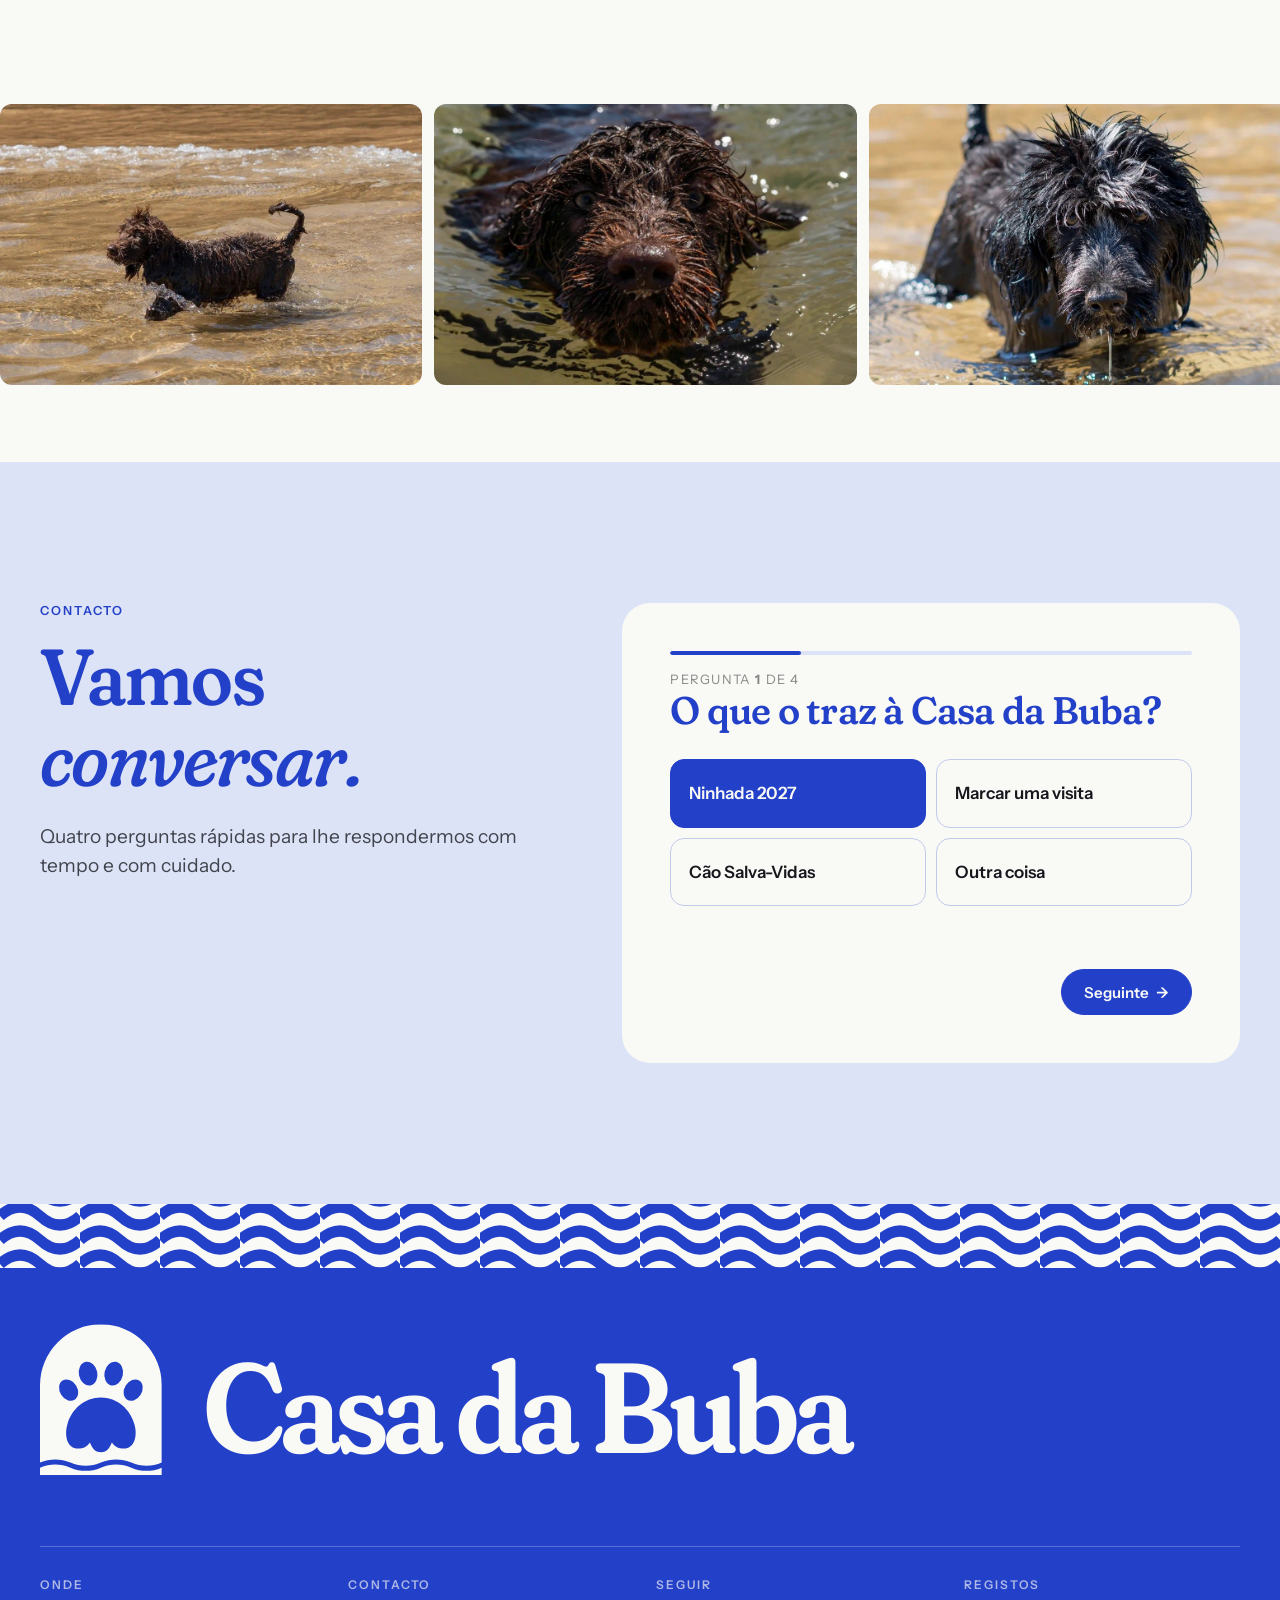
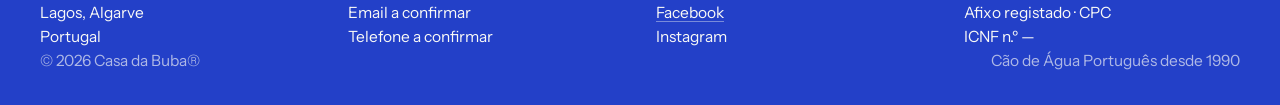
<file: site.html>
<!doctype html>
<html lang="pt-PT">
<head>
<meta charset="utf-8">
<meta name="robots" content="noindex, nofollow">
<meta name="viewport" content="width=device-width, initial-scale=1">
<title>Site Casa da Buba</title>
<meta name="description" content="Criação familiar de Cão de Água Português em Lagos, no Algarve. Nascidos para a água, nutridos com amor.">
<link rel="icon" href="assets/logo/simbolo.svg" type="image/svg+xml">
<link rel="preconnect" href="https://fonts.googleapis.com">
<link rel="preconnect" href="https://fonts.gstatic.com" crossorigin>
<link href="https://fonts.googleapis.com/css2?family=Fraunces:ital,opsz,wght,SOFT,WONK@0,9..144,300..800,0..100,0..1;1,9..144,300..800,0..100,0..1&family=Instrument+Sans:wght@400..700&display=swap" rel="stylesheet">
<link rel="stylesheet" href="assets/css/brand.css">
<link rel="stylesheet" href="assets/css/site.css">
</head>
<body>

<svg width="0" height="0" style="position:absolute" aria-hidden="true">
  <symbol id="simbolo" viewBox="0 0 100 124"><path fill-rule="evenodd" d="M0 124V50a50 50 0 0 1 100 0v74Z M50 60C63.5 60 74 69.5 77.5 82C80.5 92.5 77 102 69 102C64 102 61 100 59 97C57 102.5 54 105 50 105C46 105 43 102.5 41 97C39 100 36 102 31 102C23 102 19.5 92.5 22.5 82C26 69.5 36.5 60 50 60Z M18.57 46.11A7.2 9.3 -32 0 1 28.43 61.89A7.2 9.3 -32 0 1 18.57 46.11ZM37.44 30.82A7.8 9.9 -12 0 1 41.56 50.18A7.8 9.9 -12 0 1 37.44 30.82ZM62.56 30.82A7.8 9.9 12 0 1 58.44 50.18A7.8 9.9 12 0 1 62.56 30.82ZM81.43 46.11A7.2 9.3 32 0 1 71.57 61.89A7.2 9.3 32 0 1 81.43 46.11Z M0 113.5C8.33 110.03 16.67 110.03 25 113.5C33.33 116.97 41.67 116.97 50 113.5C58.33 110.03 66.67 110.03 75 113.5C83.33 116.97 91.67 116.97 100 113.5L100 117.7C91.67 121.17 83.33 121.17 75 117.7C66.67 114.23 58.33 114.23 50 117.7C41.67 121.17 33.33 121.17 25 117.7C16.67 114.23 8.33 114.23 0 117.7Z"/></symbol>
</svg>

<a class="saltar" href="#conteudo">Saltar para o conteúdo</a>

<p class="aviso-proposta">Protótipo de site proposto à Casa da Buba. Não é o site oficial. <a href="index.html">Ver a proposta de identidade →</a></p>

<header class="topo" id="topo">
  <div class="topo__in wrap">
    <a class="assinatura topo__logo" href="#inicio" aria-label="Casa da Buba — início">
      <svg class="simbolo" viewBox="0 0 100 124"><use href="#simbolo"/></svg><span class="wordmark">Casa da Buba</span>
    </a>
    <nav class="menu" id="menu" aria-label="Principal">
      <a href="#casa">A casa</a>
      <a href="#raca">A raça</a>
      <a href="#caes">Os cães</a>
      <a href="#ninhada">Ninhada 2027</a>
      <a href="#salva-vidas">Salva-vidas</a>
      <a href="#visitas">Visitas</a>
    </nav>
    <div class="topo__acoes">
      <span class="lingua" data-tbc="Versão inglesa por fazer"><b>PT</b> · <span>EN</span></span>
      <a class="btn topo__cta" href="#contacto">Lista de espera</a>
      <button class="menu-btn" aria-expanded="false" aria-controls="menu" aria-label="Abrir menu"><span></span><span></span></button>
    </div>
  </div>
</header>

<main id="conteudo">

<!-- INÍCIO -->
<section class="hero" id="inicio">
  <div class="hero__texto wrap">
    <p class="eyebrow">Cão de Água Português · Lagos, Algarve</p>
    <h1>Nascidos para a água.<br><em>Nutridos com amor.</em></h1>
    <p class="hero__lead">Na Casa da Buba criamos Cães de Água Portugueses como sempre viveram na costa algarvia: perto do mar, no meio da família, com tempo para crescer.</p>
    <div class="hero__ctas">
      <a class="btn" href="#caes">Conhecer os cães <span class="seta">→</span></a>
      <a class="btn btn--linha" href="#ninhada">Ninhada 2027</a>
    </div>
  </div>
  <figure class="hero__foto">
    <img src="assets/img/hero-familia.jpg" width="2000" height="1432" alt="Quatro Cães de Água Portugueses — um castanho e branco, dois cachorros pretos e um preto adulto — sentados num banco azul encostado a uma parede caiada.">
  </figure>
</section>

<span class="onda" aria-hidden="true"></span>
<section class="barra" aria-label="A Casa da Buba em números">
  <ul class="barra__lista wrap">
    <li class="revela"><b class="serif">1990</b><span>O ano em que a primeira Buba chegou e tudo começou.</span></li>
    <li class="revela"><b class="serif">2000</b><span>A primeira ninhada da casa, com o Caracóis como pai.</span></li>
    <li class="revela"><b class="serif">4</b><span>Pessoas que um Cão de Água consegue rebocar de uma só vez.</span></li>
    <li class="revela"><b class="serif">Lagos</b><span>O mar onde os nossos cães aprendem a nadar.</span></li>
  </ul>
</section>
<span class="onda onda--inv" aria-hidden="true"></span>

<!-- A CASA -->
<section class="casa secao" id="casa">
  <div class="wrap">
    <header class="secao__cab revela">
      <p class="eyebrow">A casa</p>
      <h2>Uma casa contada<br><em>pelos seus cães.</em></h2>
      <p class="secao__lead">A história da Casa da Buba não se escreve com datas. Escreve-se com nomes.</p>
    </header>

    <ol class="linha-tempo">
      <li class="revela">
        <span class="lt__ano serif">1990</span>
        <h3>Buba</h3>
        <p>A primeira. Ia connosco para todo o lado, e foi com ela que aprendemos o que é viver com um Cão de Água.</p>
      </li>
      <li class="revela">
        <span class="lt__ano serif" data-tbc="Ano de nascimento da Buba II">Anos 90</span>
        <h3>Buba II</h3>
        <p>A matriarca que deu nome à casa. Bonita como poucas, nunca gostou de concursos: preferia receber quem nos visitava.</p>
      </li>
      <li class="revela">
        <span class="lt__ano serif">2000</span>
        <h3>Caracóis &amp; Linda</h3>
        <p>A primeira ninhada, com o Caracóis como pai. Dela nasceu a Linda, e o nome não foi por acaso.</p>
      </li>
      <li class="revela">
        <span class="lt__ano serif">2002</span>
        <h3>Petra</h3>
        <p>A ninhada da Petra, uma das cadelas que marcaram a casa para sempre.</p>
      </li>
      <li class="revela">
        <span class="lt__ano serif" data-tbc="Ano de arranque do projeto">c. 2006</span>
        <h3>O primeiro salva-vidas</h3>
        <p>A viver à beira-mar, começámos a preparar os nossos cães para o salvamento aquático.</p>
      </li>
      <li class="revela">
        <span class="lt__ano serif">2012</span>
        <h3>Um fiorde em Oslo</h3>
        <p data-tbc="Confirmar o papel da casa nas demonstrações">Doze Cães de Água num fiorde norueguês: a primeira vez que levámos o trabalho na água lá para fora.</p>
      </li>
      <li class="revela">
        <span class="lt__ano serif">2013</span>
        <h3>Da Noruega à Suíça</h3>
        <p data-tbc="Confirmar o papel da casa nas formações">48 cães em três cidades norueguesas, com a Linda e o Dylan a ajudar a ensinar. Seguiram-se a Finlândia, os Países Baixos e a Suíça.</p>
      </li>
      <li class="revela lt__hoje">
        <span class="lt__ano serif">Hoje</span>
        <h3 data-tbc="Confirmar os cães atuais">Petra Sarabi, Esterella, Dylan…</h3>
        <p>Continuam a história. E na primavera de 2027 chega a próxima ninhada.</p>
      </li>
    </ol>
  </div>
</section>

<!-- CITAÇÃO -->
<section class="citacao">
  <img class="citacao__img" src="assets/img/retrato-escuro.jpg" alt="" loading="lazy">
  <figure class="citacao__in wrap revela">
    <blockquote class="serif">“Gostam de sentir o calor humano, abraçam as pessoas. São cães de emoção, são filhos, <em>são família.</em>”</blockquote>
    <figcaption data-tbc="Confirmar autoria (fonte: A Magazine, 2021)">Rodrigo Pinto, Casa da Buba</figcaption>
  </figure>
</section>

<!-- A RAÇA -->
<section class="raca secao" id="raca">
  <div class="wrap">
    <div class="velocidades">
      <div class="velocidades__texto revela">
        <p class="eyebrow">A raça</p>
        <h2>Um cão de<br><em>duas velocidades.</em></h2>
        <div class="alternar" role="tablist" aria-label="Duas velocidades">
          <button role="tab" aria-selected="true" aria-controls="v-casa" id="t-casa">Em casa</button>
          <button role="tab" aria-selected="false" aria-controls="v-agua" id="t-agua" tabindex="-1">Na água</button>
          <span class="alternar__marca" aria-hidden="true"></span>
        </div>
        <div class="velocidades__paineis">
          <p role="tabpanel" id="v-casa" aria-labelledby="t-casa">Tranquilo, atento, colado à família. Dá-se bem com crianças e com os mais velhos, e gosta de estar onde as pessoas estão.</p>
          <p role="tabpanel" id="v-agua" aria-labelledby="t-agua" hidden>Lá fora é outro cão. Para ele, brincar é trabalho, e o trabalho é a água: nadar, mergulhar, ir buscar, voltar e pedir mais.</p>
        </div>
      </div>
      <div class="velocidades__fotos" data-modo="casa">
        <img class="v-foto v-foto--casa" src="assets/img/preto-deitado.jpg" alt="Cão de Água preto deitado e tranquilo num degrau azul." loading="lazy">
        <img class="v-foto v-foto--agua" src="assets/img/salto-lagos.jpg" alt="Três Cães de Água a correr e saltar na água em Lagos, junto ao forte." loading="lazy">
      </div>
    </div>

    <h3 class="tracos__titulo revela">Feito para o mar</h3>
    <ul class="tracos">
      <li class="revela"><span class="tracos__n">01</span><h4>Membranas entre os dedos</h4><p>Patas palmadas que fazem dele um nadador nato.</p></li>
      <li class="revela"><span class="tracos__n">02</span><h4>Mergulha a fôlego</h4><p>Fecha a glote, suspende a respiração e mantém os olhos abertos debaixo de água.</p></li>
      <li class="revela"><span class="tracos__n">03</span><h4>Pelo sem subpelo</h4><p>Cresce continuamente, sem muda. Ondulado ou encaracolado.</p></li>
      <li class="revela"><span class="tracos__n">04</span><h4>Três níveis de alerta</h4><p>Herdou a guarda dos barcos: primeiro rosna, depois eriça o pelo, só no fim age.</p></li>
    </ul>

    <figure class="arquivo revela">
      <img src="assets/img/arquivo-pescador.jpg" width="350" height="200" alt="Fotografia antiga a preto e branco de um Cão de Água a bordo de um barco, ao lado de um pescador." loading="lazy">
      <figcaption>
        <h3>Da proa dos barcos</h3>
        <p>A primeira referência em Portugal é de 1297: um monge conta como um cão de pelo negro trouxe do mar um marinheiro moribundo. Em 1922, em Olhão, Raul Brandão viu caíques com 25 homens e dois cães, que «ganhavam tanto como os homens».</p>
        <p>Mergulhavam para recuperar o que caía ao mar, apanhavam o peixe que fugia das redes, avisavam quando o cerco estava cheio e guardavam os barcos fundeados. Com os motores, foram desaparecendo da pesca algarvia a partir dos anos 1930.</p>
        <small><span data-tbc="Origem e autoria da fotografia">Arquivo · fotografia de autor desconhecido</span> · Texto a partir de Rodrigo O. Pinto, <i>A Magazine</i>, 2023</small>
      </figcaption>
    </figure>
  </div>
</section>

<!-- OS CÃES -->
<section class="caes secao" id="caes">
  <div class="wrap caes__cab">
    <header class="secao__cab revela">
      <p class="eyebrow">Os cães</p>
      <h2>Cada um com o seu feitio.<br><em>Todos da família.</em></h2>
    </header>
    <div class="caes__nav">
      <button class="redondo" data-rolar="-1" aria-label="Anterior">←</button>
      <button class="redondo" data-rolar="1" aria-label="Seguinte">→</button>
    </div>
  </div>
  <ul class="cedulas" id="cedulas">
    <li class="cedula">
      <div class="cedula__topo"><span>Cédula n.º 01</span><svg class="simbolo" viewBox="0 0 100 124"><use href="#simbolo"/></svg></div>
      <img src="assets/img/preto-deitado.jpg" alt="Petra Sarabi" loading="lazy">
      <h3 data-tbc="Confirmar nome">Petra Sarabi</h3>
      <dl><dt>Cor</dt><dd>Preto</dd><dt>Pelo</dt><dd>Encaracolado</dd></dl>
      <p>Serena em casa, imparável na água.</p>
    </li>
    <li class="cedula">
      <div class="cedula__topo"><span>Cédula n.º 02</span><svg class="simbolo" viewBox="0 0 100 124"><use href="#simbolo"/></svg></div>
      <img src="assets/img/castanho-branco.jpg" alt="Dylan" loading="lazy">
      <h3 data-tbc="Confirmar nome">Dylan</h3>
      <dl><dt>Cor</dt><dd>Castanho e branco</dd><dt>Pelo</dt><dd>Encaracolado</dd></dl>
      <p>O primeiro a chegar à porta.</p>
    </li>
    <li class="cedula">
      <div class="cedula__topo"><span>Cédula n.º 03</span><svg class="simbolo" viewBox="0 0 100 124"><use href="#simbolo"/></svg></div>
      <img src="assets/img/preto-branco-porta.jpg" alt="Esterella" loading="lazy">
      <h3 data-tbc="Confirmar nome">Esterella</h3>
      <dl><dt>Cor</dt><dd>Preto e branco</dd><dt>Pelo</dt><dd>Ondulado</dd></dl>
      <p>Atenta a tudo, desconfiada de nada.</p>
    </li>
    <li class="cedula">
      <div class="cedula__topo"><span>Cédula n.º 04</span><svg class="simbolo" viewBox="0 0 100 124"><use href="#simbolo"/></svg></div>
      <img src="assets/img/castanho-perfil.jpg" alt="Noitte Di Fiaba" loading="lazy">
      <h3 data-tbc="Confirmar nome">Noitte Di Fiaba</h3>
      <dl><dt>Cor</dt><dd>Castanho</dd><dt>Pelo</dt><dd>Ondulado</dd></dl>
      <p>Olhos no horizonte, sempre.</p>
    </li>
    <li class="cedula">
      <div class="cedula__topo"><span>Cédula n.º 05</span><svg class="simbolo" viewBox="0 0 100 124"><use href="#simbolo"/></svg></div>
      <img src="assets/img/castanho-jovem.jpg" alt="Gigi" loading="lazy">
      <h3 data-tbc="Confirmar nome">Gigi</h3>
      <dl><dt>Cor</dt><dd>Castanho</dd><dt>Pelo</dt><dd>Encaracolado</dd></dl>
      <p>A mais nova da casa.</p>
    </li>
    <li class="cedula">
      <div class="cedula__topo"><span>Cédula n.º 06</span><svg class="simbolo" viewBox="0 0 100 124"><use href="#simbolo"/></svg></div>
      <img src="assets/img/preto-jovem.jpg" alt="Amora" loading="lazy">
      <h3 data-tbc="Confirmar nome">Amora</h3>
      <dl><dt>Cor</dt><dd>Preto, peito branco</dd><dt>Pelo</dt><dd>Ondulado</dd></dl>
      <p>Pequena no tamanho, grande na água.</p>
    </li>
  </ul>
</section>

<!-- NINHADA 2027 -->
<section class="ninhada secao" id="ninhada">
  <div class="wrap">
    <div class="ninhada__cab">
      <header class="secao__cab revela">
        <p class="eyebrow">Diário da ninhada</p>
        <h2>Primavera <em>de 2027.</em></h2>
        <p class="secao__lead">Cada ninhada tem um diário. Quem está na lista de espera recebe, semana a semana, fotografias e notícias: do planeamento até ao dia em que o cachorro vai para casa.</p>
        <div class="hero__ctas">
          <a class="btn" href="#contacto">Entrar na lista de espera <span class="seta">→</span></a>
        </div>
      </header>
      <figure class="ninhada__foto revela">
        <img src="assets/img/mae-ninhada.jpg" alt="Cadela de Água preta deitada a amamentar os seus cachorros." loading="lazy">
        <figcaption><span class="ponto"></span> Lista de espera aberta</figcaption>
      </figure>
    </div>

    <ol class="diario" data-tbc="Datas previstas da ninhada">
      <li class="feito agora"><time>Out 2026</time><h4>Planeamento</h4><p>Escolha dos pais, testes de saúde e conversas com as famílias.</p></li>
      <li><time>Jan 2027</time><h4>Acasalamento</h4><p>Partilhamos os pais e a genealogia no diário.</p></li>
      <li><time>Mar 2027</time><h4>Nascimento</h4><p>Primeiras fotografias, primeiros nomes.</p></li>
      <li><time>Mar–Abr</time><h4>Primeiras semanas</h4><p>Crescem em casa, com sons, pessoas e, claro, água.</p></li>
      <li><time>Mai 2027</time><h4>Para casa</h4><p>Com pelo menos oito semanas, cada cachorro parte com a sua cédula.</p></li>
    </ol>

    <div class="passos">
      <h3 class="revela">Como chegar a um cachorro</h3>
      <ol data-tbc="Validar o processo com a criadora">
        <li class="revela"><b>Conversa</b><span>Conhecemo-nos ao telefone ou por mensagem.</span></li>
        <li class="revela"><b>Visita</b><span>Vem a Lagos conhecer os pais e a casa.</span></li>
        <li class="revela"><b>Lista de espera</b><span>Reserva o lugar e passa a receber o diário.</span></li>
        <li class="revela"><b>Escolha a par</b><span>Escolhemos juntos o cachorro cujo feitio combina com a sua casa.</span></li>
        <li class="revela"><b>Para sempre</b><span>Continuamos por perto durante toda a vida do cão.</span></li>
      </ol>
    </div>
  </div>
</section>

<!-- SALVA-VIDAS -->
<span class="onda onda--fundo" aria-hidden="true"></span>
<section class="salva secao" id="salva-vidas">
  <div class="wrap salva__in">
    <div class="salva__texto revela">
      <p class="eyebrow">Projeto Cão Salva-Vidas</p>
      <h2>Quando alguém<br>precisa, <em>vão a nado.</em></h2>
      <p>Há cerca de quinze anos, a viver à beira-mar em Lagos, começámos a preparar os nossos cães para o salvamento aquático. Em Espanha e Itália o Cão de Água já trabalha nas praias. Em Portugal ainda espera por reconhecimento, e nós continuamos a treinar.</p>
      <a class="btn btn--cal btn--linha" href="#contacto">Apoiar o projeto <span class="seta">→</span></a>
    </div>
    <div class="salva__num revela">
      <b class="serif">4</b>
      <span>pessoas rebocadas de uma só vez por um Cão de Água, incluindo o nadador-salvador.</span>
    </div>
  </div>
  <img class="salva__img" src="assets/img/salto-perto.jpg" alt="Cão de Água preto a saltar na água, rodeado de salpicos." loading="lazy">
</section>
<span class="onda onda--fundo onda--inv" aria-hidden="true"></span>

<!-- VISITAS -->
<section class="visitas secao" id="visitas">
  <div class="wrap visitas__in">
    <figure class="visitas__foto revela">
      <img src="assets/img/praia-lagos.jpg" alt="Cães de Água a brincar na praia de Lagos, com barcos à vela e as muralhas do forte ao fundo." loading="lazy">
    </figure>
    <div class="visitas__texto revela">
      <p class="eyebrow">Visitas</p>
      <h2>Venha <span style="white-space:nowrap">conhecê-los</span> <em>a Lagos.</em></h2>
      <p>A Casa da Buba faz parte do roteiro cultural do Algarve. Recebemos famílias, curiosos e grupos que querem ver de perto um Cão de Água a fazer aquilo para que nasceu.</p>
      <ul class="lista-visitas" data-tbc="Tipos de visita e condições">
        <li>Famílias interessadas na raça</li>
        <li>Grupos e excursões, com marcação</li>
        <li>Demonstrações na água, na época balnear</li>
      </ul>
      <a class="btn" href="#contacto">Marcar visita <span class="seta">→</span></a>
    </div>
  </div>
</section>

<!-- ROLO -->
<section class="rolo" aria-label="Fotografias na água">
  <div class="rolo__pista">
    <img src="assets/img/agua-1.jpg" alt="" loading="lazy"><img src="assets/img/nadar-castanho.jpg" alt="" loading="lazy"><img src="assets/img/agua-3.jpg" alt="" loading="lazy"><img src="assets/img/corrida-agua.jpg" alt="" loading="lazy"><img src="assets/img/nadar-preto.jpg" alt="" loading="lazy"><img src="assets/img/agua-4.jpg" alt="" loading="lazy"><img src="assets/img/agua-6.jpg" alt="" loading="lazy"><img src="assets/img/agua-2.jpg" alt="" loading="lazy">
    <img src="assets/img/agua-1.jpg" alt="" loading="lazy" aria-hidden="true"><img src="assets/img/nadar-castanho.jpg" alt="" loading="lazy" aria-hidden="true"><img src="assets/img/agua-3.jpg" alt="" loading="lazy" aria-hidden="true"><img src="assets/img/corrida-agua.jpg" alt="" loading="lazy" aria-hidden="true"><img src="assets/img/nadar-preto.jpg" alt="" loading="lazy" aria-hidden="true"><img src="assets/img/agua-4.jpg" alt="" loading="lazy" aria-hidden="true"><img src="assets/img/agua-6.jpg" alt="" loading="lazy" aria-hidden="true"><img src="assets/img/agua-2.jpg" alt="" loading="lazy" aria-hidden="true">
  </div>
</section>

<!-- CONTACTO -->
<section class="contacto secao" id="contacto">
  <div class="wrap contacto__in">
    <header class="secao__cab revela">
      <p class="eyebrow">Contacto</p>
      <h2>Vamos <em>conversar.</em></h2>
      <p class="secao__lead">Quatro perguntas rápidas para lhe respondermos com tempo e com cuidado.</p>
    </header>

    <form class="conversa" id="conversa" novalidate>
      <div class="conversa__progresso" aria-hidden="true"><span></span></div>
      <p class="conversa__passo" aria-live="polite">Pergunta <b>1</b> de 4</p>

      <fieldset class="etapa ativa" data-etapa="1">
        <legend class="serif">O que o traz à Casa da Buba?</legend>
        <div class="opcoes">
          <label><input type="radio" name="motivo" value="ninhada" checked><span>Ninhada 2027</span></label>
          <label><input type="radio" name="motivo" value="visita"><span>Marcar uma visita</span></label>
          <label><input type="radio" name="motivo" value="salva-vidas"><span>Cão Salva-Vidas</span></label>
          <label><input type="radio" name="motivo" value="outro"><span>Outra coisa</span></label>
        </div>
      </fieldset>

      <fieldset class="etapa" data-etapa="2">
        <legend class="serif">Como se chama?</legend>
        <div class="campos">
          <label>Nome<input name="nome" autocomplete="name" required></label>
          <label>Email<input name="email" type="email" autocomplete="email" required></label>
          <label>Telefone <small>(opcional)</small><input name="telefone" type="tel" autocomplete="tel"></label>
        </div>
      </fieldset>

      <fieldset class="etapa" data-etapa="3">
        <legend class="serif">Fale-nos da sua casa.</legend>
        <div class="campos campos--2">
          <label>Onde vive
            <select name="casa"><option>Apartamento</option><option>Casa com jardim</option><option>Quinta ou campo</option></select>
          </label>
          <label>Já teve cães?
            <select name="experiencia"><option>Sim, várias vezes</option><option>Uma vez</option><option>Seria o primeiro</option></select>
          </label>
          <label>Crianças em casa?
            <select name="criancas"><option>Não</option><option>Sim</option></select>
          </label>
          <label>Outros animais?
            <select name="animais"><option>Não</option><option>Sim</option></select>
          </label>
        </div>
      </fieldset>

      <fieldset class="etapa" data-etapa="4">
        <legend class="serif">Mais alguma coisa?</legend>
        <div class="campos">
          <label>Mensagem <small>(opcional)</small><textarea name="mensagem" rows="4" placeholder="Conte-nos o que quiser…"></textarea></label>
        </div>
      </fieldset>

      <div class="etapa etapa--fim" data-etapa="fim" role="status">
        <svg class="simbolo" viewBox="0 0 100 124"><use href="#simbolo"/></svg>
        <p class="serif">Obrigado, <span data-nome>amigo</span>.</p>
        <p>Respondemos em breve. Entretanto, os cães mandam cumprimentos.</p>
        <small class="etapa__nota">Protótipo: esta mensagem não foi enviada.</small>
      </div>

      <div class="conversa__botoes">
        <button type="button" class="btn btn--linha" data-voltar hidden>← Voltar</button>
        <button type="button" class="btn" data-seguir>Seguinte <span class="seta">→</span></button>
      </div>
    </form>
  </div>
</section>

</main>

<footer class="rodape">
  <div class="mar-largo rodape__padrao" aria-hidden="true"></div>
  <div class="wrap rodape__in">
    <a class="assinatura rodape__logo" href="#inicio"><svg class="simbolo" viewBox="0 0 100 124"><use href="#simbolo"/></svg><span class="wordmark">Casa da Buba</span></a>
    <div class="rodape__cols">
      <div>
        <h4>Onde</h4>
        <p data-tbc="Morada (Lagos? O Facebook diz Gouveia)">Lagos, Algarve<br>Portugal</p>
      </div>
      <div>
        <h4>Contacto</h4>
        <p data-tbc="Email e telefone reais">Email a confirmar<br>Telefone a confirmar</p>
      </div>
      <div>
        <h4>Seguir</h4>
        <p><a href="https://www.facebook.com/casadabuba/" target="_blank" rel="noopener">Facebook</a><br><span data-tbc="Tem Instagram?">Instagram</span></p>
      </div>
      <div>
        <h4>Registos</h4>
        <p data-tbc="Afixo, CPC/LOP, n.º ICNF">Afixo registado · CPC<br>ICNF n.º —</p>
      </div>
    </div>
    <p class="rodape__fim"><span>© 2026 Casa da Buba®</span><span>Cão de Água Português desde 1990</span></p>
  </div>
</footer>

<div class="proto" role="region" aria-label="Notas do protótipo">
  <span>Proposta · protótipo v1</span>
  <button type="button" id="rever" aria-pressed="false">Por confirmar · <b id="rever-n">0</b></button>
</div>

<script src="assets/js/site.js"></script>
</body>
</html>
</file>
<file: assets/css/brand.css>
/* Casa da Buba — fundações da marca (partilhado entre o site e o manual) */

:root {
  /* Cor — retirada das fotografias da casa */
  --cal: #F9F9F6;          /* parede caiada */
  --cal-2: #EEEEE8;
  --anil: #2340C8;         /* a barra azul */
  --anil-fundo: #101A5E;   /* mar fundo */
  --mare: #DCE3F7;         /* reflexo da água na cal */
  --breu: #16171C;         /* pelo preto */
  --areia: #E9DCC4;        /* praia de Lagos */
  --castanho: #5B3A2C;     /* pelo castanho */
  --rever: #E8A23A;        /* só no modo de revisão */

  --serif: "Fraunces", Georgia, "Times New Roman", serif;
  --sans: "Instrument Sans", system-ui, -apple-system, "Segoe UI", sans-serif;

  --raio: 18px;
  --wrap: 1240px;
  --gutter: clamp(16px, 4vw, 40px);
  --ease: cubic-bezier(.2, .7, .2, 1);
}

*, *::before, *::after { box-sizing: border-box; }
html { -webkit-text-size-adjust: 100%; scroll-behavior: smooth; }
body {
  margin: 0;
  background: var(--cal);
  color: var(--breu);
  font-family: var(--sans);
  font-size: 17px;
  line-height: 1.55;
  -webkit-font-smoothing: antialiased;
}
img { display: block; max-width: 100%; }
[hidden] { display: none !important; }
a { color: inherit; }
button { font: inherit; color: inherit; }

.wrap { width: min(100% - 2 * var(--gutter), var(--wrap)); margin-inline: auto; }

/* Tipografia */
.serif, h1, h2, h3 {
  font-family: var(--serif);
  font-optical-sizing: auto;
  font-variation-settings: "SOFT" 100, "WONK" 0;
  font-weight: 560;
  letter-spacing: -0.02em;
  line-height: 1.02;
  margin: 0;
}
h1 em, h2 em, h3 em { font-style: italic; font-weight: 480; }
.eyebrow {
  font: 600 12.5px/1.2 var(--sans);
  letter-spacing: .16em;
  text-transform: uppercase;
  margin: 0 0 18px;
}

/* Logótipo */
.simbolo { height: 1em; width: auto; aspect-ratio: 100 / 124; fill: currentColor; flex: none; }
.wordmark {
  font-family: var(--serif);
  font-variation-settings: "SOFT" 100, "WONK" 0, "opsz" 144;
  font-weight: 620;
  letter-spacing: -0.035em;
  line-height: 1;
  white-space: nowrap;
}
.assinatura {
  display: inline-flex;
  align-items: center;
  gap: .32em;
  text-decoration: none;
  color: var(--anil);
}
.assinatura .simbolo { height: 1.18em; transform: translateY(-.06em); }

/* A onda — orla da barra. Usa máscara para herdar a cor da secção seguinte */
.onda {
  display: block;
  height: 16px;
  margin-bottom: -1px;
  background: var(--anil);
  -webkit-mask: url("data:image/svg+xml,%3Csvg xmlns='http://www.w3.org/2000/svg' viewBox='0 0 80 16'%3E%3Cpath d='M0 8C13.33 0 26.67 0 40 8S66.67 16 80 8V16H0Z'/%3E%3C/svg%3E") 0 0 / 80px 16px repeat-x;
          mask: url("data:image/svg+xml,%3Csvg xmlns='http://www.w3.org/2000/svg' viewBox='0 0 80 16'%3E%3Cpath d='M0 8C13.33 0 26.67 0 40 8S66.67 16 80 8V16H0Z'/%3E%3C/svg%3E") 0 0 / 80px 16px repeat-x;
  animation: mare 9s linear infinite;
}
.onda--inv { transform: scaleY(-1); margin: -1px 0 0; }
@keyframes mare { to { -webkit-mask-position: 80px 0; mask-position: 80px 0; } }

/* Padrão "mar largo" — da calçada portuguesa */
.mar-largo {
  background-color: var(--cal);
  background-image: url("data:image/svg+xml,%3Csvg xmlns='http://www.w3.org/2000/svg' viewBox='0 0 80 24'%3E%3Cg fill='none' stroke='%232340C8' stroke-width='11'%3E%3Cpath d='M0 12C13.33 0 26.67 0 40 12S66.67 24 80 12'/%3E%3Cpath d='M0 -12C13.33 -24 26.67 -24 40 -12S66.67 0 80 -12'/%3E%3Cpath d='M0 36C13.33 24 26.67 24 40 36S66.67 48 80 36'/%3E%3C/g%3E%3C/svg%3E");
  background-size: 80px 24px;
}

/* Botões */
.btn {
  display: inline-flex;
  align-items: center;
  gap: .5em;
  padding: .95em 1.45em;
  border-radius: 999px;
  border: 1.5px solid var(--anil);
  background: var(--anil);
  color: var(--cal);
  font: 600 15px/1 var(--sans);
  text-decoration: none;
  cursor: pointer;
  transition: transform .25s var(--ease), background-color .25s, color .25s;
}
.btn:hover { transform: translateY(-2px); }
.btn:active { transform: translateY(0) scale(.98); }
.btn--linha { background: transparent; color: var(--anil); }
.btn--linha:hover { background: var(--anil); color: var(--cal); }
.btn--cal { background: var(--cal); border-color: var(--cal); color: var(--anil); }
.btn--cal.btn--linha { background: transparent; color: var(--cal); }
.btn--cal.btn--linha:hover { background: var(--cal); color: var(--anil); }
.seta { transition: transform .25s var(--ease); }
a:hover > .seta, button:hover > .seta { transform: translateX(4px); }

:focus-visible { outline: 2.5px solid var(--anil); outline-offset: 3px; border-radius: 6px; }

/* Entrada suave ao fazer scroll */
.revela { transform: translateY(18px); transition: transform .9s var(--ease); }
.revela.visto { transform: none; }

/* Modo de revisão: destaca o que falta confirmar com a Casa da Buba */
body.revisao [data-tbc] {
  outline: 2px dashed var(--rever);
  outline-offset: 3px;
  background-color: rgb(232 162 58 / .14);
  cursor: help;
}
.proto {
  position: fixed;
  left: calc(16px + env(safe-area-inset-left, 0px));
  bottom: calc(16px + env(safe-area-inset-bottom, 0px));
  z-index: 60;
  display: flex;
  align-items: center;
  gap: 10px;
  padding: 8px 8px 8px 14px;
  border-radius: 999px;
  background: var(--breu);
  color: var(--cal);
  font: 500 13px/1 var(--sans);
  box-shadow: 0 8px 30px rgb(0 0 0 / .18);
}
.proto button {
  border: 0;
  border-radius: 999px;
  padding: 7px 12px;
  background: rgb(255 255 255 / .12);
  cursor: pointer;
  font-weight: 600;
}
.proto button[aria-pressed="true"] { background: var(--rever); color: var(--breu); }

@media (prefers-reduced-motion: reduce) {
  html { scroll-behavior: auto; }
  .onda { animation: none; }
  .revela { transform: none; transition: none; }
  *, *::before, *::after { transition-duration: .01ms !important; animation-duration: .01ms !important; }
}
</file>
<file: assets/css/marca.css>
/* Casa da Buba — apresentação da identidade */

.bloco { padding-block: clamp(80px, 10vw, 140px); scroll-margin-top: -40px; }
.bloco__cab { max-width: 720px; margin-bottom: clamp(40px, 5vw, 64px); }
.bloco__cab h2 { font-size: clamp(38px, 5.6vw, 76px); color: var(--anil); }
.bloco__cab p:not(.eyebrow) { font-size: clamp(17px, 1.4vw, 19px); margin: 22px 0 0; color: rgb(22 23 28 / .78); max-width: 36em; }
.eyebrow { color: var(--anil); }

/* Índice fixo */
.indice {
  position: fixed; top: calc(14px + env(safe-area-inset-top, 0px)); left: 50%; transform: translateX(-50%); z-index: 40;
  display: flex; gap: 2px; padding: 5px; border-radius: 999px;
  background: rgb(249 249 246 / .86); backdrop-filter: blur(12px); -webkit-backdrop-filter: blur(12px);
  box-shadow: 0 6px 24px -10px rgb(16 26 94 / .35);
  max-width: calc(100vw - 24px); overflow-x: auto; scrollbar-width: none;
}
.indice::-webkit-scrollbar { display: none; }
.indice a { padding: 8px 13px; border-radius: 999px; font-size: 13.5px; font-weight: 500; text-decoration: none; white-space: nowrap; color: var(--breu); transition: background-color .2s; }
.indice a:hover { background: var(--mare); }
.indice .indice__site { background: var(--anil); color: var(--cal); }
.indice .indice__site:hover { background: var(--anil-fundo); }

/* Capa */
.capa { background: var(--anil); color: var(--cal); position: relative; }
.capa .eyebrow { color: rgb(249 249 246 / .75); }
.capa__in { min-height: min(92vh, 960px); display: flex; flex-direction: column; justify-content: center; align-items: center; text-align: center; padding-block: 120px 80px; }
.capa__logo { display: flex; flex-direction: column; align-items: center; gap: 28px; margin: 24px 0; }
.capa__logo .simbolo { height: clamp(120px, 18vw, 220px); }
.capa__logo .wordmark { font-size: clamp(56px, 11vw, 150px); }
.capa__sub { margin: 0; font-size: 15px; letter-spacing: .14em; text-transform: uppercase; opacity: .8; }
.capa__onda { position: absolute; left: 0; right: 0; bottom: -1px; background: var(--cal); }

/* Ponto de partida */
.partida__antes-depois { display: grid; grid-template-columns: 1fr auto 1fr; gap: 24px; align-items: center; }
.partida__antes-depois figure { margin: 0; aspect-ratio: 1; border-radius: var(--raio); background: #fff; display: grid; place-items: center; position: relative; overflow: hidden; }
.partida__antes-depois img { width: 72%; height: auto; }
.partida__antes-depois figcaption { position: absolute; left: 18px; top: 16px; font-size: 12px; letter-spacing: .14em; text-transform: uppercase; color: rgb(22 23 28 / .5); }
.partida__novo { background: var(--cal-2) !important; }
.partida__novo > div { display: flex; flex-direction: column; align-items: center; gap: 18px; color: var(--anil); }
.partida__novo .simbolo { height: clamp(90px, 14vw, 170px); }
.partida__novo .wordmark { font-size: clamp(30px, 4.4vw, 56px); }
.partida__seta { font-size: 32px; color: var(--anil); }

/* A ideia */
.ideia { background: #fff; }
.equacao { list-style: none; margin: 0; padding: 0; display: grid; grid-template-columns: 1fr auto 1fr auto 1fr; gap: 20px; align-items: start; }
.equacao li:not(.op) svg { width: 100%; height: clamp(140px, 16vw, 210px); fill: var(--anil); margin-bottom: 28px; }
.equacao li:nth-child(1) svg, .equacao li:nth-child(3) svg { fill: rgb(35 64 200 / .9); }
.equacao h3 { font-size: 30px; margin-bottom: 8px; }
.equacao p { margin: 0; color: rgb(22 23 28 / .72); max-width: 26ch; }
.equacao .op { font: 300 44px/1 var(--serif); color: var(--anil); padding-top: clamp(50px, 6vw, 80px); }
.construcao { display: grid; grid-template-columns: 1fr 1fr; gap: clamp(40px, 6vw, 96px); align-items: center; margin-top: clamp(80px, 10vw, 130px); padding-top: clamp(60px, 7vw, 90px); border-top: 1px solid rgb(22 23 28 / .08); }
.construcao__desenho svg { width: 100%; max-height: 520px; overflow: visible; }
.grelha path, .grelha circle { fill: none; stroke: #E0446B; stroke-width: .35; stroke-dasharray: 1.2 1.2; }
.construcao__simbolo { fill: rgb(35 64 200 / .9); }
.cotas text { font: 500 4.2px var(--sans); fill: #E0446B; }
.construcao__notas { list-style: none; margin: 0; padding: 0; }
.construcao__notas li { padding: 18px 0; border-bottom: 1px solid rgb(22 23 28 / .1); color: rgb(22 23 28 / .78); }
.construcao__notas b { display: block; font: 600 13px/1 var(--sans); letter-spacing: .14em; text-transform: uppercase; color: var(--anil); margin-bottom: 8px; }

/* Assinaturas */
.assinaturas { display: grid; grid-template-columns: repeat(3, 1fr); gap: 16px; }
.ass { margin: 0; position: relative; min-height: 300px; border-radius: var(--raio); display: grid; place-items: center; overflow: hidden; padding: 40px 24px 56px; }
.ass figcaption { position: absolute; left: 20px; bottom: 16px; font-size: 12px; letter-spacing: .12em; text-transform: uppercase; opacity: .6; }
.ass .assinatura { font-size: clamp(30px, 3.4vw, 46px); }
.ass--larga { grid-column: span 2; }
.ass--larga .assinatura { font-size: clamp(40px, 5.6vw, 80px); }
.ass--cal { background: #fff; }
.ass--anil { background: var(--anil); color: var(--cal); }
.ass--anil .assinatura { color: var(--cal); }
.assinatura--vertical { flex-direction: column; gap: 14px; }
.assinatura--vertical .simbolo { height: 2.1em; }
.ass--breu { background: var(--breu); color: var(--cal); }
.ass--breu .assinatura { color: var(--cal); }
.simbolo--so { height: 120px !important; }
.ass--areia { background: var(--areia); }
.ass--areia .selo { width: min(210px, 80%); }
.ass--foto { color: var(--cal); }
.ass--foto img { position: absolute; inset: 0; width: 100%; height: 100%; object-fit: cover; }
.ass--foto::before { content: ""; position: absolute; inset: 0; background: linear-gradient(0deg, rgb(16 26 94 / .55), rgb(16 26 94 / .1)); z-index: 1; }
.ass--foto .assinatura, .ass--foto figcaption { position: relative; z-index: 2; color: var(--cal); }
.ass--foto figcaption { position: absolute; }
.ass--minimo { background: #fff; grid-column: 1 / -1; min-height: 180px; }
.minimos { display: flex; align-items: center; gap: 32px; }
.selo { display: block; }

/* Cor */
.cor { background: #fff; }
.cores { display: grid; grid-template-columns: 2fr 2fr 2fr 1fr 1fr 1fr 1fr; gap: 10px; }
.cor-amostra { min-height: 280px; border-radius: var(--raio); padding: 20px; display: flex; flex-direction: column; justify-content: flex-end; gap: 4px; }
.cor-amostra b { font: 560 26px/1 var(--serif); font-variation-settings: "SOFT" 100; margin-bottom: 6px; }
.cor-amostra span { font: 500 14px/1.2 ui-monospace, "SF Mono", Consolas, monospace; }
.cor-amostra small { font-size: 13px; opacity: .72; line-height: 1.3; }
.cor--cal { background: var(--cal); box-shadow: inset 0 0 0 1px rgb(22 23 28 / .1); }
.cor--anil { background: var(--anil); color: var(--cal); }
.cor--breu { background: var(--breu); color: var(--cal); }
.cor--fundo { background: var(--anil-fundo); color: var(--cal); }
.cor--mare { background: var(--mare); }
.cor--areia { background: var(--areia); }
.cor--castanho { background: var(--castanho); color: var(--cal); }
.cores .cor-amostra:nth-child(n+4) b { font-size: 19px; }
.proporcao { display: flex; height: 56px; border-radius: 12px; overflow: hidden; margin-top: 24px; box-shadow: inset 0 0 0 1px rgb(22 23 28 / .1); }
.proporcao span { display: flex; align-items: center; padding-left: 14px; font-size: 13px; font-weight: 600; white-space: nowrap; overflow: hidden; }

/* Tipografia */
.tipos { display: grid; grid-template-columns: 1fr 1fr; gap: 16px; }
.tipo-carta { background: #fff; border-radius: var(--raio); padding: clamp(28px, 3vw, 44px); }
.tipo-carta__aa { display: block; font-size: clamp(110px, 14vw, 200px); line-height: .9; color: var(--anil); letter-spacing: -0.04em; }
.tipo-carta--sans .tipo-carta__aa { font-family: var(--sans); font-weight: 600; }
.tipo-carta h3 { font-size: 30px; margin: 22px 0 18px; }
.tipo-carta h3 small { display: block; font: 500 13px/1.4 var(--sans); letter-spacing: .1em; text-transform: uppercase; color: rgb(22 23 28 / .5); margin-top: 8px; }
.tipo-carta__amostra { font-size: clamp(26px, 2.6vw, 36px); line-height: 1.1; margin: 0 0 18px; color: var(--breu); }
.tipo-carta__amostra--sans { font: 500 clamp(20px, 1.8vw, 24px)/1.35 var(--sans); }
.tipo-carta__nota { margin: 0; font-size: 15px; color: rgb(22 23 28 / .65); }
.hierarquia { margin-top: 16px; background: var(--cal-2); border-radius: var(--raio); padding: clamp(28px, 4vw, 56px); }
.hierarquia__h1 { font-size: clamp(36px, 5vw, 64px); color: var(--anil); margin: 0 0 10px; }
.hierarquia__h2 { font-size: clamp(26px, 3vw, 38px); color: var(--anil); margin: 0 0 22px; }
.hierarquia__p { margin: 0; max-width: 40em; }

/* Padrão */
.padrao { padding-bottom: 0; }
.padroes { display: grid; grid-template-columns: 2fr 1fr 1fr; height: clamp(260px, 30vw, 420px); }
.mar-largo--breu { background-image: url("data:image/svg+xml,%3Csvg xmlns='http://www.w3.org/2000/svg' viewBox='0 0 80 24'%3E%3Cg fill='none' stroke='%2316171C' stroke-width='11'%3E%3Cpath d='M0 12C13.33 0 26.67 0 40 12S66.67 24 80 12'/%3E%3Cpath d='M0 -12C13.33 -24 26.67 -24 40 -12S66.67 0 80 -12'/%3E%3Cpath d='M0 36C13.33 24 26.67 24 40 36S66.67 48 80 36'/%3E%3C/g%3E%3C/svg%3E"); }
.mar-largo--areia { background-color: var(--areia); background-image: url("data:image/svg+xml,%3Csvg xmlns='http://www.w3.org/2000/svg' viewBox='0 0 80 24'%3E%3Cg fill='none' stroke='%235B3A2C' stroke-width='11'%3E%3Cpath d='M0 12C13.33 0 26.67 0 40 12S66.67 24 80 12'/%3E%3Cpath d='M0 -12C13.33 -24 26.67 -24 40 -12S66.67 0 80 -12'/%3E%3Cpath d='M0 36C13.33 24 26.67 24 40 36S66.67 48 80 36'/%3E%3C/g%3E%3C/svg%3E"); }

/* Fotografia */
.regras-foto { display: grid; grid-template-columns: repeat(3, 1fr); gap: 16px; }
.regras-foto figure { margin: 0; }
.regras-foto img { width: 100%; aspect-ratio: 4 / 5; object-fit: cover; border-radius: var(--raio); }
.regras-foto figcaption { margin-top: 16px; color: rgb(22 23 28 / .75); max-width: 30ch; }
.regras-foto b { display: block; font: 560 24px/1.15 var(--serif); font-variation-settings: "SOFT" 100; color: var(--anil); margin-bottom: 6px; }

/* Aplicações */
.aplicacoes { background: var(--cal-2); }
.apps { display: grid; grid-template-columns: repeat(6, 1fr); gap: 16px; }
.app { margin: 0; background: var(--cal); border-radius: var(--raio); padding: clamp(28px, 4vw, 56px) 24px 64px; position: relative; display: grid; place-items: center; min-height: 420px; overflow: hidden; }
.app figcaption { position: absolute; left: 20px; right: 20px; bottom: 18px; font-size: 13px; color: rgb(22 23 28 / .6); }
.app--azulejo, .app--cartoes { grid-column: span 3; }
.app--medalha, .app--cedula, .app--post { grid-column: span 2; }

.azulejo {
  width: min(300px, 80%); aspect-ratio: 1; padding: 10px; border-radius: 4px;
  background: radial-gradient(120% 90% at 30% 20%, #fff 0, #F3F3EE 60%, #E8E8E2 100%);
  box-shadow: 0 1px 0 rgb(255 255 255 / .9) inset, 0 20px 40px -20px rgb(16 26 94 / .4), 0 2px 6px rgb(22 23 28 / .12);
  position: relative;
}
.azulejo__in { height: 100%; border: 5px solid var(--anil); outline: 1.5px solid var(--anil); outline-offset: -12px; border-radius: 2px; display: flex; flex-direction: column; align-items: center; justify-content: center; gap: 14px; color: var(--anil); }
.azulejo__in .simbolo { height: 70px; }
.azulejo__in .serif { font-size: 34px; }

.cartao { width: min(340px, 86%); aspect-ratio: 85 / 55; border-radius: 10px; box-shadow: 0 18px 36px -18px rgb(16 26 94 / .5); position: relative; overflow: hidden; }
.app--cartoes { grid-template-rows: 1fr 1fr; gap: 18px; }
.cartao--frente { background: var(--anil); display: grid; place-items: center; transform: rotate(-3deg) translateX(-14%); }
.cartao--frente .assinatura { color: var(--cal); font-size: 30px; }
.cartao--verso { background: #fff; padding: 20px 22px; transform: rotate(2deg) translateX(12%); }
.cartao--verso p.serif { margin: 0; font-size: 22px; color: var(--anil); }
.cartao--verso small { font-size: 11px; color: rgb(22 23 28 / .6); }
.cartao__dados { margin: 14px 0 0; font-size: 12px; line-height: 1.5; }
.cartao--verso .onda { position: absolute; left: 0; right: 0; bottom: 0; height: 22px; -webkit-mask-size: 50px 22px; mask-size: 50px 22px; }

.medalha { position: relative; width: 170px; aspect-ratio: 1; border-radius: 50%; display: flex; flex-direction: column; align-items: center; justify-content: center; gap: 6px; color: var(--cal);
  background: radial-gradient(circle at 35% 30%, #4C66E6 0, var(--anil) 45%, #18309C 100%);
  box-shadow: 0 0 0 7px #D8D8DE, 0 0 0 8px #B5B5BE, 0 24px 40px -18px rgb(16 26 94 / .6);
}
.medalha__argola { position: absolute; top: -36px; width: 28px; height: 28px; border-radius: 50%; border: 5px solid #C3C3CB; }
.medalha .simbolo { height: 46px; }
.medalha b { font: 700 15px/1 var(--sans); letter-spacing: .2em; }
.medalha small { font: 600 13px/1 var(--serif); font-variation-settings: "SOFT" 100; opacity: .85; }

.cedula-capa { width: min(230px, 82%); aspect-ratio: 3 / 4.2; background: var(--anil); border-radius: 6px 14px 14px 6px; color: var(--cal); padding: 26px 22px; position: relative; overflow: hidden; display: flex; flex-direction: column; box-shadow: -6px 0 0 #1A2F9A inset, 0 24px 44px -20px rgb(16 26 94 / .65); --selo-fundo: transparent; }
.cedula-capa .selo { width: 84px; margin-bottom: auto; }
.cedula-capa p { margin: 0 0 6px; font-size: 30px; line-height: 1; }
.cedula-capa small { font-size: 11px; letter-spacing: .1em; text-transform: uppercase; opacity: .8; margin-bottom: 58px; }
.cedula-capa__mar { position: absolute; left: 0; right: 0; bottom: 0; height: 44px; background-color: var(--anil); background-image: url("data:image/svg+xml,%3Csvg xmlns='http://www.w3.org/2000/svg' viewBox='0 0 80 24'%3E%3Cg fill='none' stroke='%23F9F9F6' stroke-width='11'%3E%3Cpath d='M0 12C13.33 0 26.67 0 40 12S66.67 24 80 12'/%3E%3Cpath d='M0 -12C13.33 -24 26.67 -24 40 -12S66.67 0 80 -12'/%3E%3Cpath d='M0 36C13.33 24 26.67 24 40 36S66.67 48 80 36'/%3E%3C/g%3E%3C/svg%3E"); background-size: 40px 12px; }

.post { width: min(270px, 86%); aspect-ratio: 1; background: var(--cal); border-radius: 8px; overflow: hidden; display: flex; flex-direction: column; box-shadow: 0 20px 40px -20px rgb(22 23 28 / .4); }
.post img { width: 100%; height: 58%; object-fit: cover; }
.post .onda { margin-top: -16px; position: relative; height: 12px; -webkit-mask-size: 40px 12px; mask-size: 40px 12px; }
.post__texto { padding: 12px 18px 16px; position: relative; flex: 1; }
.post__texto small { font-size: 10px; letter-spacing: .12em; text-transform: uppercase; color: var(--anil); }
.post__texto p { margin: 6px 0 0; font-size: 22px; line-height: 1.05; color: var(--anil); }
.post__texto .simbolo { position: absolute; right: 16px; bottom: 14px; height: 20px; color: var(--anil); }

/* Voz */
.voz__pares { display: grid; grid-template-columns: 1fr 1fr; gap: 16px; }
.voz__pares > div { background: #fff; border-radius: var(--raio); padding: 28px; }
.voz__pares p { margin: 14px 0 0; font-size: 19px; color: rgb(22 23 28 / .5); text-decoration: line-through; text-decoration-color: rgb(22 23 28 / .25); }
.voz__pares p.serif { font-size: clamp(24px, 2.4vw, 32px); line-height: 1.15; color: var(--anil); text-decoration: none; }
.voz__tag { font: 600 11.5px/1 var(--sans); letter-spacing: .14em; text-transform: uppercase; padding: 6px 10px; border-radius: 999px; background: var(--cal-2); color: rgb(22 23 28 / .6); }
.voz__tag--sim { background: var(--anil); color: var(--cal); }

/* Fecho */
.fecho { background: var(--anil); color: var(--cal); }
.fecho__in { display: flex; justify-content: space-between; align-items: center; flex-wrap: wrap; gap: 24px; padding-block: 56px; }
.fecho .assinatura { color: var(--cal); font-size: 40px; }
.fecho p { margin: 0; font-size: 15px; opacity: .85; }
.fecho__mar { height: 80px; }

@media (max-width: 960px) {
  .equacao { grid-template-columns: 1fr; }
  .equacao .op { padding: 0; text-align: center; }
  .construcao, .tipos, .voz__pares { grid-template-columns: 1fr; }
  .assinaturas { grid-template-columns: 1fr 1fr; }
  .cores { grid-template-columns: repeat(3, 1fr); }
  .cor-amostra { min-height: 160px; }
  .apps { grid-template-columns: 1fr 1fr; }
  .app--azulejo, .app--cartoes { grid-column: span 2; }
  .app--medalha, .app--cedula, .app--post { grid-column: span 1; }
  .app--post { grid-column: span 2; }
  .regras-foto { grid-template-columns: 1fr 1fr 1fr; }
}
@media (max-width: 620px) {
  .indice { top: auto; bottom: 12px; }
  .indice a:not(.indice__site) { padding: 8px 10px; }
  .partida__antes-depois { grid-template-columns: 1fr; }
  .partida__seta { transform: rotate(90deg); justify-self: center; }
  .assinaturas { grid-template-columns: 1fr; }
  .ass--larga { grid-column: auto; }
  .cores { grid-template-columns: 1fr 1fr; }
  .cores .cor-amostra:first-child { grid-column: span 2; }
  .padroes { grid-template-columns: 1fr; height: auto; }
  .padroes > div { height: 140px; }
  .regras-foto { grid-template-columns: 1fr; }
  .apps { grid-template-columns: 1fr; }
  .app, .app--azulejo, .app--cartoes, .app--medalha, .app--cedula, .app--post { grid-column: auto; }
  .proporcao span { font-size: 0; }
}
</file>
<file: v2/css/v2.css>
/* Casa da Buba v2: "O mergulho"
 * Narrativa por capítulos (UI UX Pro Max: Scroll-Triggered Storytelling). Cada capítulo desce um tom,
 * da cal da superfície ao azul do fundo do mar; as ações são cor de boia. */

:root {
  /* Profundidade: um tom por capítulo */
  --superficie: #F8F8F5;
  --mare: #E3E9FB;
  --anil: #2340C8;
  --fundo: #0E1A5B;
  --abismo: #070D33;

  --boia: #F97316;
  --boia-escura: #EA580C;
  --sobre-boia: #0F172A;

  --tinta: #16171C;
  --tinta-2: #475066;
  --nevoa: #C8D3FF;
  --cartao: #FFFFFF;
  --linha: #D9DFF0;
  --vidro: rgb(255 255 255 / 0.08);
  --vidro-linha: rgb(255 255 255 / 0.18);
  --veu: rgb(7 13 51 / 0.82);
  --sombra-1: 0 1px 2px rgb(14 26 91 / 0.06);
  --sombra-2: 0 18px 40px -18px rgb(14 26 91 / 0.3);
  --sombra-boia: 0 10px 24px -10px rgb(249 115 22 / 0.6);
  --revisao: #E8A23A;
  --revisao-fundo: rgb(232 162 58 / 0.18);
  --erro: #C2362B;
  --foco: #2340C8;

  --titulo: "Calistoga", Georgia, "Times New Roman", serif;
  --texto: "Nunito Sans", system-ui, -apple-system, "Segoe UI", sans-serif;
  --logo: "Fraunces", Georgia, serif;

  --margem: clamp(20px, 4vw, 56px);
  --largura: 1240px;
  --raio: 24px;
  --raio-s: 14px;
  --ease: cubic-bezier(0.2, 0.7, 0.2, 1);
}

*, *::before, *::after { box-sizing: border-box; }
html, body { overflow-x: clip; }
html { scroll-behavior: smooth; scroll-padding-top: 5rem; -webkit-text-size-adjust: 100%; }
body { margin: 0; background: var(--superficie); color: var(--tinta); font: 400 1.125rem/1.6 var(--texto); -webkit-font-smoothing: antialiased; }
img { display: block; max-width: 100%; height: auto; }
[hidden] { display: none !important; }
a { color: inherit; }
button, input, select, textarea { font: inherit; color: inherit; }
:focus-visible { outline: 3px solid var(--foco); outline-offset: 3px; }
::selection { background: var(--boia); color: var(--sobre-boia); }

.caixa { width: min(100% - 2 * var(--margem), var(--largura)); margin-inline: auto; }
.inteiro { white-space: nowrap; }

h1, h2 { margin: 0; font-family: var(--titulo); font-weight: 400; letter-spacing: -0.01em; text-wrap: balance; }
h1 { font-size: clamp(2.4rem, 4.6vw, 4.25rem); line-height: 1.04; color: var(--fundo); }
h2 { font-size: clamp(2.1rem, 3.8vw, 3.4rem); line-height: 1.06; }
h3 { margin: 0; font: 700 1.25rem/1.3 var(--texto); }
p { margin: 0; text-wrap: pretty; }
.lead { font-size: clamp(1.125rem, 1.4vw, 1.3rem); line-height: 1.55; max-width: 46ch; }

.saltar { position: absolute; left: 1rem; top: -4rem; z-index: 80; padding: 0.5rem 1rem; border-radius: 10px; background: var(--anil); color: #fff; }
.saltar:focus-visible { top: 1rem; }

/* Botões: cor de boia, sempre com texto escuro */
.botao { display: inline-flex; align-items: center; justify-content: center; min-height: 52px; padding: 0 1.6rem; border: 2px solid var(--boia); border-radius: 999px; background: var(--boia); color: var(--sobre-boia); font: 700 1.0625rem/1 var(--texto); text-decoration: none; white-space: nowrap; cursor: pointer; box-shadow: var(--sombra-boia); transition: background-color 200ms var(--ease), border-color 200ms var(--ease), transform 150ms var(--ease), box-shadow 200ms var(--ease); }
.botao:hover { background: var(--boia-escura); border-color: var(--boia-escura); }
.botao:active { transform: translateY(1px); box-shadow: none; }
.botao:disabled { opacity: 0.55; cursor: not-allowed; transform: none; }
.botao[aria-busy="true"] { cursor: progress; }
.botao--pequeno { min-height: 44px; padding: 0 1.15rem; font-size: 0.9375rem; }
.botao--linha { background: transparent; border-color: var(--linha); color: var(--anil); box-shadow: none; }
.botao--linha:hover { background: var(--mare); border-color: var(--anil); }
.ligacao { color: var(--anil); font-weight: 700; text-decoration: underline; text-decoration-thickness: 2px; text-underline-offset: 0.22em; cursor: pointer; transition: color 200ms var(--ease); }
.ligacao:hover { color: var(--fundo); }
.ligacao--clara { color: #fff; }
.ligacao--clara:hover { color: var(--boia); }

/* Aviso e topo */
.aviso { padding: 0.45rem max(var(--margem), calc((100% - var(--largura)) / 2)); background: var(--mare); color: var(--tinta-2); font-size: 0.875rem; }
.aviso a { color: var(--anil); }
.topo { position: sticky; top: 0; z-index: 60; background: var(--superficie); box-shadow: 0 1px 0 var(--linha); }
.topo__in { display: flex; align-items: center; gap: 1.75rem; min-height: 72px; }
.marca { display: inline-flex; align-items: center; gap: 0.5rem; color: var(--anil); text-decoration: none; font: 600 1.375rem/1 var(--logo); font-variation-settings: "SOFT" 100, "opsz" 144; letter-spacing: -0.03em; white-space: nowrap; }
.marca__simbolo { width: auto; height: 32px; fill: currentColor; flex: none; }
.menu { display: flex; gap: 1.5rem; margin-left: auto; }
.menu a { color: var(--tinta-2); font-weight: 600; font-size: 1rem; text-decoration: none; white-space: nowrap; transition: color 200ms var(--ease); }
.menu a:hover, .menu a[aria-current="true"] { color: var(--anil); }
.menu-botao { display: none; min-height: 44px; padding: 0 1rem; border: 2px solid var(--linha); border-radius: 999px; background: var(--cartao); font-weight: 700; cursor: pointer; }
.menu-botao:hover { border-color: var(--anil); }

/* Barra de progresso e medidor de profundidade */
.progresso { position: fixed; top: 0; left: 0; right: 0; z-index: 70; height: 3px; pointer-events: none; }
.progresso span { display: block; height: 100%; background: var(--boia); transform: scaleX(var(--p, 0)); transform-origin: left; }
.medidor { position: fixed; right: 20px; top: 50%; z-index: 55; display: grid; gap: 14px; padding: 14px 10px; border-radius: 999px; background: var(--cartao); box-shadow: var(--sombra-1), var(--sombra-2); transform: translateY(-50%); }
.medidor__linha { position: absolute; left: 50%; top: 22px; bottom: 22px; width: 2px; margin-left: -1px; background: var(--linha); }
.medidor__linha span { display: block; height: 100%; background: var(--boia); transform: scaleY(var(--p, 0)); transform-origin: top; }
.medidor a { position: relative; display: grid; place-items: center; width: 24px; height: 24px; border-radius: 50%; cursor: pointer; }
.medidor a::before { content: ""; width: 12px; height: 12px; border: 2px solid var(--anil); border-radius: 50%; background: var(--cartao); transition: background-color 200ms var(--ease), transform 200ms var(--ease); }
.medidor a[aria-current="true"]::before { background: var(--boia); border-color: var(--boia); transform: scale(1.25); }
.medidor a span { position: absolute; right: calc(100% + 14px); padding: 0.3rem 0.7rem; border-radius: 999px; background: var(--fundo); color: #fff; font-size: 0.8125rem; font-weight: 700; white-space: nowrap; opacity: 0; transform: translateX(6px); pointer-events: none; transition: opacity 200ms var(--ease), transform 200ms var(--ease); }
.medidor a:hover span, .medidor a:focus-visible span { opacity: 1; transform: none; }

/* Capítulos */
.capitulo { padding-block: clamp(5rem, 10vw, 8rem); }
.cab { display: grid; gap: 1.25rem; max-width: 52rem; margin-bottom: clamp(2.5rem, 5vw, 3.5rem); }
.proximo { display: inline-block; margin-top: clamp(2.5rem, 5vw, 3.5rem); }

/* Superfície */
.superficie { padding-block: clamp(3rem, 6vw, 5rem) clamp(4rem, 8vw, 6rem); }
.superficie__in { display: grid; grid-template-columns: minmax(0, 7fr) minmax(0, 5fr); gap: clamp(2rem, 5vw, 4.5rem); align-items: center; }
.superficie__texto { display: grid; gap: 1.5rem; justify-items: start; }
.superficie .lead { color: var(--tinta-2); }
.acoes { display: flex; flex-wrap: wrap; align-items: center; gap: 1rem 1.75rem; }
.contagem { display: flex; align-items: center; gap: 0.9rem; margin-top: 0.5rem; padding: 0.9rem 1.2rem; border-radius: var(--raio-s); background: var(--cartao); box-shadow: var(--sombra-1), var(--sombra-2); font-size: 1rem; color: var(--tinta-2); }
.contagem b { color: var(--tinta); }
.contagem__simbolo { width: auto; height: 34px; fill: var(--anil); flex: none; }
.superficie__fotos { position: relative; padding: 0 0 2.5rem 2.5rem; }
.foto { width: 100%; object-fit: cover; border-radius: var(--raio); box-shadow: var(--sombra-2); }
.foto--grande { aspect-ratio: 1; object-position: 60% 50%; }
.foto--pequena { position: absolute; left: 0; bottom: 0; width: 40%; aspect-ratio: 3 / 4; object-position: 45% 30%; border-radius: 999px 999px var(--raio-s) var(--raio-s); border: 6px solid var(--superficie); }

/* Capítulo 1: a raça (maré) */
.raca { background: var(--mare); }
.raca h2 { color: var(--fundo); }
.raca .lead { color: var(--tinta-2); }
.tracos { display: grid; grid-template-columns: repeat(4, minmax(0, 1fr)); gap: 1.25rem; margin: 0; padding: 0; list-style: none; }
.cartao { padding: 1.75rem; border-radius: var(--raio); background: var(--cartao); box-shadow: var(--sombra-1), var(--sombra-2); }
.icone { width: auto; height: 40px; fill: none; stroke: var(--anil); stroke-width: 1.8; stroke-linecap: round; stroke-linejoin: round; }
.icone use[href="#simbolo"] { fill: var(--anil); stroke: none; }
.cartao h3 { margin: 1.25rem 0 0.4rem; color: var(--fundo); }
.cartao p { color: var(--tinta-2); font-size: 1rem; }
.velocidades { display: grid; grid-template-columns: repeat(2, minmax(0, 1fr)); gap: 1.25rem; margin-top: 1.25rem; }
.cartao-foto { position: relative; margin: 0; overflow: hidden; border-radius: var(--raio); box-shadow: var(--sombra-2); }
.cartao-foto img { width: 100%; aspect-ratio: 16 / 10; object-fit: cover; }
.cartao-foto figcaption { position: absolute; left: 0; right: 0; bottom: 0; padding: 4rem 1.75rem 1.5rem; background: linear-gradient(to top, var(--veu), transparent); color: #fff; font-size: 1rem; }
.cartao-foto b { display: block; margin-bottom: 0.25rem; font: 400 1.875rem/1.1 var(--titulo); }
.citacao { margin: clamp(3rem, 6vw, 4.5rem) 0 0; max-width: 52rem; }
.citacao blockquote { margin: 0; }
.citacao blockquote p { font: 400 clamp(2rem, 4.2vw, 3.4rem)/1.08 var(--titulo); color: var(--anil); text-wrap: balance; }
.citacao figcaption { margin-top: 1.25rem; color: var(--tinta-2); font-size: 1rem; max-width: 60ch; }

/* Capítulo 2: a casa (anil) */
.casa { --foco: #fff; background: var(--anil); color: #fff; }
.casa .lead { color: var(--nevoa); }
.trilho { display: grid; grid-auto-flow: column; grid-auto-columns: minmax(15rem, 21%); gap: 1.25rem; margin: 0; padding: 0.25rem max(var(--margem), calc((100% - var(--largura)) / 2)) 1.25rem; list-style: none; overflow-x: auto; scroll-snap-type: x mandatory; scroll-padding-inline: max(var(--margem), calc((100% - var(--largura)) / 2)); overscroll-behavior-x: contain; scrollbar-color: var(--nevoa) transparent; }
.marco { scroll-snap-align: start; display: grid; align-content: start; gap: 0.5rem; min-height: 14rem; padding: 1.75rem; border-radius: var(--raio); background: var(--vidro); box-shadow: inset 0 0 0 1px var(--vidro-linha); }
.marco__ano { font: 400 2.5rem/1 var(--titulo); }
.marco p { color: var(--nevoa); font-size: 1rem; }
.marco--hoje { background: var(--boia); color: var(--sobre-boia); box-shadow: none; }
.marco--hoje p { color: var(--sobre-boia); }
.subtitulo { margin: clamp(3.5rem, 7vw, 5rem) 0 1.75rem; font: 400 clamp(1.75rem, 2.6vw, 2.25rem)/1.1 var(--titulo); }
.caes { display: grid; grid-template-columns: repeat(6, minmax(0, 1fr)); gap: 1rem; margin: 0; padding: 0; list-style: none; }
.cao { display: grid; gap: 0.15rem; }
.cao img { width: 100%; aspect-ratio: 3 / 4; object-fit: cover; margin-bottom: 0.65rem; border-radius: 999px 999px var(--raio-s) var(--raio-s); }
.cao span { color: var(--nevoa); font-size: 0.875rem; }
.visitas { display: grid; grid-template-columns: minmax(0, 1fr) minmax(0, 1fr); margin-top: clamp(3.5rem, 7vw, 5rem); overflow: hidden; border-radius: var(--raio); background: var(--fundo); }
.visitas img { width: 100%; height: 100%; min-height: 20rem; object-fit: cover; }
.visitas > div { display: grid; gap: 1rem; align-content: center; justify-items: start; padding: clamp(1.75rem, 4vw, 3rem); }
.visitas h3 { font: 400 clamp(1.75rem, 2.6vw, 2.25rem)/1.1 var(--titulo); }
.visitas p { color: var(--nevoa); }

/* Capítulo 3: a ninhada (mar fundo) */
.ninhada { --foco: #fff; background: var(--fundo); color: #fff; }
.ninhada__in { display: grid; grid-template-columns: minmax(0, 5fr) minmax(0, 7fr); gap: clamp(2rem, 5vw, 4.5rem); align-items: center; }
.ninhada__foto { margin: 0; }
.ninhada__foto img { width: 100%; aspect-ratio: 4 / 5; object-fit: cover; border-radius: 999px 999px var(--raio) var(--raio); }
.ninhada__foto figcaption { margin-top: 1.25rem; color: var(--nevoa); font-size: 1rem; }
.ninhada__foto q { font-style: italic; }
.ninhada__texto { display: grid; gap: 1.5rem; justify-items: start; }
.ninhada .lead { color: var(--nevoa); }
.diario { width: 100%; margin: 0.5rem 0 1rem; padding: 0; list-style: none; counter-reset: fase; }
.diario li { counter-increment: fase; position: relative; display: grid; grid-template-columns: 2.75rem minmax(0, 1fr); column-gap: 1rem; padding-bottom: 1.25rem; }
.diario li::before { content: counter(fase); grid-row: span 3; display: grid; place-items: center; width: 2.5rem; height: 2.5rem; border: 2px solid var(--nevoa); border-radius: 50%; font: 700 1rem/1 var(--texto); position: relative; z-index: 1; background: var(--fundo); }
.diario li:not(:last-child)::after { content: ""; position: absolute; left: calc(1.25rem - 1px); top: 2.5rem; bottom: 0; width: 2px; background: var(--vidro-linha); }
.diario time { color: var(--nevoa); font-size: 0.875rem; }
.diario b { font-weight: 700; }
.diario span { color: var(--nevoa); font-size: 1rem; }
.diario .agora::before { background: var(--boia); border-color: var(--boia); color: var(--sobre-boia); }

/* Clímax: o abismo */
.salva { --foco: #fff; background: var(--abismo); color: #fff; padding-bottom: clamp(2rem, 4vw, 3rem); }
.salva__in { display: grid; grid-template-columns: minmax(0, 5fr) minmax(0, 7fr); gap: clamp(2rem, 5vw, 4.5rem); align-items: center; }
.salva__numero { font: 400 clamp(10rem, 24vw, 19rem)/0.8 var(--titulo); color: var(--boia); text-align: center; }
.salva__texto { display: grid; gap: 1.25rem; justify-items: start; }
.salva__texto > p:not(.lead) { color: var(--nevoa); max-width: 52ch; }
.lista { --foco: #fff; background: var(--abismo); color: #fff; }
.lista__in { display: grid; grid-template-columns: minmax(0, 5fr) minmax(0, 7fr); gap: clamp(2rem, 5vw, 4.5rem); align-items: start; }
.lista__texto { display: grid; gap: 1.25rem; }
.lista .lead { color: var(--nevoa); }
.passos { margin: 1rem 0 0; padding: 0; list-style: none; counter-reset: passo; }
.passos li { counter-increment: passo; position: relative; padding: 0 0 1.1rem 2.75rem; color: var(--nevoa); }
.passos li::before { content: counter(passo); position: absolute; left: 0; top: -0.2rem; font: 400 1.75rem/1 var(--titulo); color: var(--boia); }
.passos b { color: #fff; }

.conversa { --foco: var(--anil); display: flex; flex-direction: column; min-height: 31rem; padding: clamp(1.5rem, 3.5vw, 2.5rem); border-radius: var(--raio); background: var(--cartao); color: var(--tinta); box-shadow: var(--sombra-2); }
.conversa__progresso { height: 8px; border-radius: 999px; background: var(--mare); overflow: hidden; }
.conversa__progresso span { display: block; height: 100%; border-radius: 999px; background: var(--anil); transform: scaleX(0.25); transform-origin: left; transition: transform 420ms var(--ease); }
.conversa__passo { margin-top: 0.75rem; color: var(--tinta-2); font-size: 0.875rem; }
.etapa { margin: 0; padding: 0; border: 0; min-width: 0; }
.js .etapa:not(.ativa) { display: none; }
.etapa + .etapa { margin-top: 2rem; }
.js .etapa + .etapa { margin-top: 0; }
.etapa legend { margin: 1.25rem 0; padding: 0; font: 400 clamp(1.6rem, 2.4vw, 2rem)/1.15 var(--titulo); color: var(--fundo); }
.opcoes { display: grid; grid-template-columns: repeat(2, minmax(0, 1fr)); gap: 0.75rem; }
.opcoes label { position: relative; cursor: pointer; }
.opcoes input { position: absolute; width: 1px; height: 1px; opacity: 0; }
.opcoes span { display: flex; align-items: center; min-height: 58px; padding: 0 1.1rem; border: 2px solid var(--linha); border-radius: var(--raio-s); font-weight: 700; transition: border-color 200ms var(--ease), background-color 200ms var(--ease), color 200ms var(--ease); }
.opcoes label:hover span { border-color: var(--anil); }
.opcoes input:checked + span { background: var(--anil); border-color: var(--anil); color: #fff; }
.opcoes input:focus-visible + span { outline: 3px solid var(--foco); outline-offset: 3px; }
.campos { display: grid; gap: 0.5rem; }
.campos--2 { grid-template-columns: repeat(2, minmax(0, 1fr)); gap: 1rem; }
.campos--2 > div { display: grid; gap: 0.5rem; }
.campos label { font-size: 0.9375rem; font-weight: 700; color: var(--tinta-2); }
.campos input + label { margin-top: 0.75rem; }
.campos input, .campos select, .campos textarea { width: 100%; min-height: 52px; padding: 0.75rem 1rem; border: 2px solid var(--linha); border-radius: var(--raio-s); background: var(--superficie); color: var(--tinta); transition: border-color 200ms var(--ease); }
.campos input:hover, .campos select:hover, .campos textarea:hover { border-color: var(--tinta-2); }
.campos input:focus-visible, .campos select:focus-visible, .campos textarea:focus-visible { outline: 3px solid var(--foco); outline-offset: 1px; border-color: var(--anil); }
.campos [aria-invalid] { border-color: var(--erro); }
.conversa__aviso { min-height: 1.6em; margin-top: 1rem; color: var(--tinta-2); font-size: 0.9375rem; }
.conversa__botoes { display: flex; justify-content: space-between; gap: 0.75rem; margin-top: auto; padding-top: 1.5rem; }
.conversa__botoes [data-seguir] { margin-left: auto; }

/* Rodapé */
.rodape { --foco: #fff; padding-block: clamp(3.5rem, 7vw, 5rem) 2.5rem; background: var(--fundo); color: #fff; }
.rodape__in { display: grid; gap: 2.5rem; }
.marca--grande { color: #fff; font-size: clamp(2.5rem, 6vw, 5rem); }
.marca--grande .marca__simbolo { height: 0.95em; }
.rodape__dados { display: grid; grid-template-columns: repeat(4, minmax(0, 1fr)); gap: 1.5rem; margin: 0; padding-top: 2rem; border-top: 1px solid var(--vidro-linha); }
.rodape__dados dt { color: var(--nevoa); font-size: 0.875rem; }
.rodape__dados dd { margin: 0.25rem 0 0; }
.rodape__legal { max-width: 80ch; color: var(--nevoa); font-size: 0.875rem; }

/* Revisão */
.rever { position: fixed; left: 1rem; bottom: 1rem; z-index: 65; }
.rever__botao { display: inline-flex; align-items: center; gap: 0.5rem; min-height: 44px; padding: 0 1.1rem; border: 0; border-radius: 999px; background: var(--tinta); color: #fff; font-weight: 700; cursor: pointer; box-shadow: var(--sombra-2); }
.rever__botao:hover { background: var(--tinta-2); }
.rever__botao[aria-pressed="true"] { background: var(--revisao); color: var(--tinta); }
body.revisao [data-tbc] { outline: 2px dashed var(--revisao); outline-offset: 3px; background-color: var(--revisao-fundo); cursor: help; }

/* Entradas suaves, uma vez, com o conteúdo visível sem script */
.js .revela { opacity: 0; transform: translateY(16px); transition: opacity 450ms var(--ease), transform 450ms var(--ease); }
.js .revela.visto { opacity: 1; transform: none; }
.tracos .revela:nth-child(2), .caes .revela:nth-child(2) { transition-delay: 60ms; }
.tracos .revela:nth-child(3), .caes .revela:nth-child(3) { transition-delay: 120ms; }
.tracos .revela:nth-child(4), .caes .revela:nth-child(4) { transition-delay: 180ms; }
.caes .revela:nth-child(5) { transition-delay: 240ms; }
.caes .revela:nth-child(6) { transition-delay: 300ms; }

/* Ecrãs */
@media (max-width: 87.5rem) {
  .medidor { display: none; }
}
@media (max-width: 64rem) {
  .superficie__in, .ninhada__in, .salva__in, .lista__in { grid-template-columns: minmax(0, 1fr); }
  .superficie__fotos { max-width: 34rem; }
  .tracos { grid-template-columns: repeat(2, minmax(0, 1fr)); }
  .caes { grid-template-columns: repeat(3, minmax(0, 1fr)); }
  .trilho { grid-auto-columns: minmax(15rem, 40%); }
  .ninhada__foto { max-width: 26rem; }
  .salva__numero { text-align: left; }
}
@media (max-width: 54rem) {
  .menu { position: absolute; top: 100%; left: 0; right: 0; display: none; flex-direction: column; gap: 0; margin: 0; padding: 0.5rem var(--margem) 1rem; background: var(--superficie); box-shadow: var(--sombra-2); }
  .menu.aberto { display: flex; }
  .menu a { padding-block: 0.8rem; font-size: 1.125rem; }
  .topo .botao--pequeno { margin-left: auto; }
  .menu-botao { display: inline-flex; align-items: center; }
  .velocidades, .visitas { grid-template-columns: minmax(0, 1fr); }
  .rodape__dados { grid-template-columns: repeat(2, minmax(0, 1fr)); }
}
@media (max-width: 34rem) {
  .topo .botao--pequeno { display: none; }
  .menu-botao { margin-left: auto; }
  .tracos { grid-template-columns: minmax(0, 1fr); }
  .caes { grid-template-columns: repeat(2, minmax(0, 1fr)); }
  .trilho { grid-auto-columns: 78%; }
  .opcoes, .campos--2, .rodape__dados { grid-template-columns: minmax(0, 1fr); }
  .superficie__fotos { padding: 0 0 2rem 1.5rem; }
}
@media (prefers-reduced-motion: reduce) {
  html { scroll-behavior: auto; }
  .js .revela { opacity: 1; transform: none; transition: none; }
  *, *::before, *::after { transition-duration: 0.01ms !important; animation-duration: 0.01ms !important; }
}
</file>
<file: v2/css/tokens.css>
:root {
  --space-3xs: 2px; --space-2xs: 4px; --space-xs: 8px; --space-sm: 12px; --space-md: 16px; --space-lg: 24px; --space-xl: 40px; --space-2xl: 64px; --space-3xl: 96px; --space-4xl: 144px;
  --text-xs: 0.8125rem; --text-sm: 0.875rem; --text-md: 1rem; --text-lg: 1.25rem; --text-xl: 1.5625rem; --text-2xl: 1.953rem; --text-3xl: 2.441rem;
  --text-display-s: clamp(2.25rem, 4vw + 0.5rem, 3.75rem); --text-display: clamp(2.75rem, 5vw + 1rem, 5.25rem);
  --text-section: clamp(2rem, 2.5vw + 1rem, 3.5rem); --text-title: clamp(1.25rem, 0.75vw + 0.875rem, 1.625rem); --text-lead: clamp(1.125rem, 0.35vw + 1rem, 1.375rem);
  --ease-out: cubic-bezier(0.16, 1, 0.3, 1); --ease-in: cubic-bezier(0.7, 0, 0.84, 0); --ease-in-out: cubic-bezier(0.65, 0, 0.35, 1);
  --dur-micro: 120ms; --dur-short: 220ms; --dur-long: 420ms;
  --color-error: oklch(52% 0.19 27); --color-success: oklch(50% 0.12 150);
  --container: 1440px; --gutter: 64px; --gap-columns: 32px; --section-gap-s: 120px; --section-gap: 144px; --section-gap-l: 176px;
  --z-base: 1; --z-raised: 10; --z-dropdown: 100; --z-sticky: 200; --z-sticky-nav: 300; --z-modal: 400; --z-toast: 500; --z-tooltip: 600;

  /* Casa da Buba: a cal da parede, a barra anil, o pelo preto (medidos nas fotografias da casa) */
  --color-paper: oklch(98% 0.006 270); --color-paper-2: oklch(95.5% 0.012 270); --color-paper-3: oklch(91.7% 0.028 270);
  --color-ink: oklch(20.6% 0.010 277); --color-ink-2: oklch(38% 0.014 275); --color-muted: oklch(50% 0.016 272);
  --color-rule: oklch(88% 0.012 270);
  --color-accent: oklch(45% 0.212 267); --color-accent-ink: oklch(98% 0.006 270); --color-focus: oklch(47% 0.21 267);
  --color-deep: oklch(26.4% 0.120 269); --color-deep-ink: oklch(96% 0.010 270); --color-deep-2: oklch(84% 0.060 272);
  --color-sand: oklch(89.9% 0.035 83); --color-coat: oklch(38.4% 0.052 44);
  --color-scrim: oklch(20.6% 0.010 277 / 0.06); --color-shadow: oklch(20% 0.01 270 / 0.08);
  --color-review: oklch(76% 0.14 70); --color-review-wash: oklch(76% 0.14 70 / 0.16);
  --font-display: "Fraunces", Georgia, "Times New Roman", serif; --font-body: "Instrument Sans", ui-sans-serif, system-ui, sans-serif; --font-outlier: var(--font-body);
  --display-weight: 500;
  --radius-card: 6px; --radius-arch: 999px 999px 6px 6px; --radius-pill: 999px; --rule-hair: 1px; --shadow-card: none;
  --tracking-display: -0.025em;
}
</file>
<file: v2/css/base.css>
*, *::before, *::after { box-sizing: border-box; }
html, body { overflow-x: clip; }
html { scrollbar-color: var(--color-muted) var(--color-paper); scroll-padding-top: var(--space-3xl); }
body { margin: 0; background: var(--color-paper); color: var(--color-ink); font-family: var(--font-body); font-size: var(--text-md); line-height: 1.55; -webkit-font-smoothing: antialiased; caret-color: var(--color-accent); }
::selection { background: color-mix(in oklab, var(--color-accent) 22%, transparent); color: var(--color-ink); }
:focus-visible { outline: 2px solid var(--color-focus); outline-offset: 2px; }
a { color: inherit; text-decoration-thickness: 1px; text-underline-offset: 0.16em; }
h1, h2, h3 { margin: 0; font-family: var(--font-display); font-weight: var(--display-weight, 700); font-synthesis: none; letter-spacing: var(--tracking-display); line-height: 1.05; overflow-wrap: break-word; min-width: 0; text-wrap: balance; }
h1 { max-width: 20ch; font-size: var(--text-display); } h2 { max-width: 30ch; font-size: var(--text-section); } h3 { max-width: 40ch; font-size: var(--text-title); line-height: 1.2; }
.lead { font-size: var(--text-lead); line-height: 1.45; max-width: 52ch; }
p { margin: 0; text-wrap: pretty; }
p:not([class]) { max-width: 65ch; }
img, video { max-width: 100%; height: auto; display: block; }
svg { display: block; }
[hidden] { display: none !important; }
button, input, select, textarea { font: inherit; }
.container { width: 100%; max-width: var(--container); margin-inline: auto; padding-inline: var(--gutter); box-sizing: border-box; }
.num, .figure, td.num { font-variant-numeric: tabular-nums; }
.visually-hidden { position: absolute; width: 1px; height: 1px; overflow: hidden; clip-path: inset(50%); white-space: nowrap; }
[data-slot] { position: relative; overflow: hidden; background: linear-gradient(160deg, var(--color-paper-2, var(--color-paper)), var(--color-paper-3, var(--color-paper))); }
[data-slot] > img { position: absolute; inset: 0; width: 100%; height: 100%; object-fit: cover; z-index: 1; }
[data-slot]:has(> img) > :not(img):not([data-keep]) { display: none !important; }
@media (max-width: 60rem) { :root { --gutter: 24px; --section-gap-s: 80px; --section-gap: 96px; --section-gap-l: 120px; } }
@media (max-width: 40rem) { :root { --gutter: 16px; --section-gap-s: 56px; --section-gap: 72px; --section-gap-l: 96px; --gap-columns: 16px; } }
@media (prefers-reduced-motion: reduce) { *:not(.keep-motion), *:not(.keep-motion)::before, *:not(.keep-motion)::after { animation-duration: 0.01ms !important; animation-iteration-count: 1 !important; transition-duration: 0.01ms !important; scroll-behavior: auto !important; } }
</file>
<file: assets/css/site.css>
/* Casa da Buba — site */

.saltar { position: absolute; left: -999px; top: 8px; z-index: 100; background: var(--anil); color: var(--cal); padding: 10px 14px; border-radius: 8px; }
.saltar:focus { left: 8px; }

.aviso-proposta { margin: 0; padding: 9px 16px; background: var(--breu); color: var(--cal); font-size: 13px; text-align: center; }
.aviso-proposta a { color: #9DB0FF; white-space: nowrap; }

.secao { padding-block: clamp(80px, 11vw, 150px); }
.secao__cab { max-width: 640px; }
.secao__cab h2 { font-size: clamp(40px, 6.2vw, 84px); color: var(--anil); }
.secao__lead { font-size: clamp(17px, 1.5vw, 20px); margin: 24px 0 0; max-width: 34em; color: rgb(22 23 28 / .78); }
.eyebrow { color: var(--anil); }

/* Topo */
.topo {
  position: sticky;
  top: env(safe-area-inset-top, 0px);
  z-index: 50;
  background: rgb(250 250 252 / .82);
  backdrop-filter: saturate(1.4) blur(14px);
  -webkit-backdrop-filter: saturate(1.4) blur(14px);
  transition: box-shadow .3s;
}
.topo.rolado { box-shadow: 0 1px 0 rgb(35 64 200 / .12); }
.topo__in { display: flex; align-items: center; gap: 28px; height: 74px; }
.topo__logo { font-size: 25px; }
.menu { display: flex; gap: 26px; margin-left: auto; }
.menu a { position: relative; font-size: 15px; font-weight: 500; text-decoration: none; padding-block: 6px; }
.menu a::after {
  content: ""; position: absolute; left: 0; right: 0; bottom: 0; height: 2px;
  background: var(--anil); border-radius: 2px;
  transform: scaleX(0); transform-origin: left; transition: transform .35s var(--ease);
}
.menu a:hover::after, .menu a.ativo::after { transform: scaleX(1); }
.topo__acoes { display: flex; align-items: center; gap: 18px; }
.lingua { font-size: 13px; letter-spacing: .06em; color: rgb(22 23 28 / .5); }
.lingua b { color: var(--anil); }
.topo__cta { padding: .8em 1.2em; font-size: 14px; }
.menu-btn { display: none; width: 44px; height: 44px; border: 0; background: none; position: relative; cursor: pointer; }
.menu-btn span { position: absolute; left: 11px; right: 11px; height: 2px; background: var(--anil); border-radius: 2px; transition: transform .3s var(--ease); }
.menu-btn span:first-child { top: 18px; }
.menu-btn span:last-child { top: 25px; }
.menu-btn[aria-expanded="true"] span:first-child { transform: translateY(3.5px) rotate(45deg); }
.menu-btn[aria-expanded="true"] span:last-child { transform: translateY(-3.5px) rotate(-45deg); }

/* Início: o título escrito na parede caiada da fotografia */
.hero { background: #FAFAFC; overflow: hidden; }
.hero__texto { position: relative; z-index: 2; padding-top: clamp(48px, 8vw, 110px); text-align: center; }
.hero h1 {
  font-size: clamp(46px, 9.4vw, 148px);
  color: var(--anil);
  line-height: .94;
  letter-spacing: -0.035em;
}
.hero__lead { max-width: 33em; margin: 28px auto 0; font-size: clamp(17px, 1.5vw, 20px); color: rgb(22 23 28 / .75); }
.hero__ctas { display: flex; flex-wrap: wrap; gap: 12px; margin-top: 32px; }
.hero .hero__ctas { justify-content: center; }
.hero__foto { margin: clamp(48px, 6vw, 88px) 0 0; position: relative; z-index: 1; }
.hero__foto img {
  width: 100%;
  height: clamp(380px, 56vw, 820px);
  object-fit: cover;
  object-position: 50% 30%;
}

.hero + .onda { position: relative; z-index: 2; margin-top: -16px; }

/* A barra */
.barra { background: var(--anil); color: var(--cal); padding-block: clamp(48px, 6vw, 80px); }
.barra__lista { list-style: none; padding: 0; margin: 0 auto; display: grid; grid-template-columns: repeat(4, 1fr); gap: 32px; }
.barra__lista li { border-top: 1px solid rgb(249 249 246 / .3); padding-top: 20px; }
.barra__lista b { display: block; font-size: clamp(40px, 4.6vw, 64px); font-weight: 520; margin-bottom: 10px; }
.barra__lista span { font-size: 15px; opacity: .85; display: block; max-width: 22ch; }
.barra__lista li:nth-child(2) { transition-delay: .08s; }
.barra__lista li:nth-child(3) { transition-delay: .16s; }
.barra__lista li:nth-child(4) { transition-delay: .24s; }
.onda--inv { background: var(--anil); }

/* A casa: linha do tempo */
.linha-tempo {
  list-style: none;
  margin: 72px 0 0;
  padding: 0;
  display: grid;
  grid-template-columns: repeat(4, 1fr);
  gap: 56px 32px;
  counter-reset: lt;
}
.linha-tempo li { position: relative; padding-top: 28px; border-top: 1.5px solid var(--anil); }
.linha-tempo li::before {
  content: ""; position: absolute; top: -7px; left: 0; width: 12px; height: 12px; border-radius: 50%;
  background: var(--cal); border: 1.5px solid var(--anil);
}
.lt__ano { display: block; font-size: 15px; font-style: italic; color: var(--anil); margin-bottom: 14px; letter-spacing: 0; }
.linha-tempo h3 { font-size: clamp(28px, 2.8vw, 38px); margin-bottom: 12px; }
.linha-tempo p { margin: 0; color: rgb(22 23 28 / .75); max-width: 32ch; }
.lt__hoje::before { background: var(--anil) !important; }
.linha-tempo li:nth-child(4n+2) { transition-delay: .06s; }
.linha-tempo li:nth-child(4n+3) { transition-delay: .12s; }
.linha-tempo li:nth-child(4n) { transition-delay: .18s; }

/* Citação */
.citacao { position: relative; background: var(--breu); color: var(--cal); overflow: hidden; }
.citacao__img { position: absolute; inset: 0 0 0 auto; width: min(58%, 900px); height: 100%; object-fit: cover; object-position: 30% 50%; opacity: .9; }
.citacao::after { content: ""; position: absolute; inset: 0; background: linear-gradient(90deg, var(--breu) 38%, rgb(22 23 28 / 0) 75%); }
.citacao__in { position: relative; z-index: 1; margin-block: 0; padding-block: clamp(90px, 13vw, 180px); }
.citacao blockquote { margin: 0; max-width: 15em; font-size: clamp(32px, 4.4vw, 62px); line-height: 1.08; font-weight: 420; }
.citacao em { color: #9DB0FF; }
.citacao figcaption { margin-top: 30px; font-size: 14px; letter-spacing: .12em; text-transform: uppercase; opacity: .7; }

/* A raça */
.velocidades { display: grid; grid-template-columns: 1fr 1.1fr; gap: clamp(40px, 6vw, 96px); align-items: center; }
.velocidades h2 { font-size: clamp(40px, 6.2vw, 84px); color: var(--anil); }
.alternar {
  position: relative;
  display: inline-grid;
  grid-template-columns: 1fr 1fr;
  margin: 36px 0 24px;
  padding: 5px;
  border-radius: 999px;
  background: var(--mare);
}
.alternar button {
  position: relative; z-index: 1;
  border: 0; background: none; cursor: pointer;
  padding: 12px 26px; font-weight: 600; font-size: 15px; color: var(--anil);
  transition: color .35s var(--ease);
}
.alternar button[aria-selected="true"] { color: var(--cal); }
.alternar__marca {
  position: absolute; top: 5px; bottom: 5px; left: 5px; width: calc(50% - 5px);
  border-radius: 999px; background: var(--anil);
  transition: transform .45s var(--ease);
}
.alternar[data-modo="agua"] .alternar__marca { transform: translateX(100%); }
.velocidades__paineis p { font-size: clamp(18px, 1.6vw, 21px); margin: 0; max-width: 28em; min-height: 5.2em; }
.velocidades__fotos { position: relative; aspect-ratio: 4 / 5; border-radius: 200px 200px var(--raio) var(--raio); overflow: hidden; background: var(--mare); }
.v-foto { position: absolute; inset: 0; width: 100%; height: 100%; object-fit: cover; transition: opacity .7s var(--ease), transform 1.2s var(--ease); }
.v-foto--casa { object-position: 50% 40%; }
.v-foto--agua { object-position: 62% 50%; opacity: 0; transform: scale(1.08); }
.velocidades__fotos[data-modo="agua"] .v-foto--casa { opacity: 0; transform: scale(1.04); }
.velocidades__fotos[data-modo="agua"] .v-foto--agua { opacity: 1; transform: none; }

.tracos__titulo { margin-top: clamp(80px, 10vw, 140px); font-size: clamp(30px, 3.4vw, 46px); color: var(--anil); }
.tracos { list-style: none; padding: 0; margin: 36px 0 0; display: grid; grid-template-columns: repeat(4, 1fr); gap: 16px; }
.tracos li { background: #fff; border-radius: var(--raio); padding: 26px 24px 28px; box-shadow: 0 1px 0 rgb(22 23 28 / .04); }
.tracos__n { font-family: var(--serif); font-style: italic; color: var(--anil); font-size: 15px; }
.tracos h4 { font: 600 19px/1.25 var(--sans); margin: 40px 0 8px; }
.tracos p { margin: 0; font-size: 15.5px; color: rgb(22 23 28 / .72); }
.tracos li:nth-child(2) { transition-delay: .06s; }
.tracos li:nth-child(3) { transition-delay: .12s; }
.tracos li:nth-child(4) { transition-delay: .18s; }

.arquivo { display: grid; grid-template-columns: auto 1fr; gap: clamp(24px, 4vw, 56px); align-items: center; margin: clamp(64px, 8vw, 110px) 0 0; padding-top: clamp(40px, 5vw, 64px); border-top: 1px solid rgb(22 23 28 / .1); }
.arquivo img { width: min(350px, 100%); height: auto; filter: grayscale(1) contrast(1.05); border-radius: 4px; box-shadow: 0 18px 40px -18px rgb(22 23 28 / .45); transform: rotate(-1.5deg); }
.arquivo h3 { font-size: clamp(26px, 2.6vw, 36px); margin-bottom: 12px; }
.arquivo p { margin: 0 0 12px; max-width: 40em; color: rgb(22 23 28 / .78); }
.arquivo small { font-size: 13px; color: rgb(22 23 28 / .5); }

/* Os cães — cédulas */
.caes { background: var(--areia); overflow: hidden; }
.caes__cab { display: flex; align-items: flex-end; justify-content: space-between; gap: 24px; }
.caes .secao__cab { max-width: 860px; }
.caes__nav { display: flex; gap: 10px; }
.redondo {
  width: 52px; height: 52px; border-radius: 50%;
  border: 1.5px solid var(--anil); background: none; color: var(--anil);
  font-size: 18px; cursor: pointer;
  transition: background-color .25s, color .25s, transform .2s var(--ease);
}
.redondo:hover { background: var(--anil); color: var(--cal); }
.redondo:active { transform: scale(.94); }
.cedulas {
  list-style: none;
  margin: 56px 0 0;
  padding: 0 max(var(--gutter), calc((100vw - var(--wrap)) / 2)) 12px;
  display: grid;
  grid-auto-flow: column;
  grid-auto-columns: clamp(260px, 28vw, 340px);
  gap: 20px;
  overflow-x: auto;
  scroll-snap-type: x mandatory;
  scroll-padding-inline: max(var(--gutter), calc((100vw - var(--wrap)) / 2));
  scrollbar-width: none;
}
.cedulas::-webkit-scrollbar { display: none; }
.cedula {
  scroll-snap-align: start;
  background: var(--cal);
  border-radius: var(--raio);
  padding: 14px 14px 22px;
  transition: transform .45s var(--ease), box-shadow .45s var(--ease);
}
.cedula:hover { transform: translateY(-6px) rotate(-.6deg); box-shadow: 0 24px 50px -24px rgb(91 58 44 / .45); }
.cedula__topo { display: flex; justify-content: space-between; align-items: center; padding: 2px 4px 12px; font-size: 11.5px; letter-spacing: .14em; text-transform: uppercase; color: var(--anil); }
.cedula__topo .simbolo { height: 18px; color: var(--anil); }
.cedula img { width: 100%; aspect-ratio: 4 / 5; object-fit: cover; border-radius: 120px 120px 10px 10px; background: var(--mare); }
.cedula h3 { font-size: 30px; margin: 18px 4px 12px; }
.cedula dl { display: grid; grid-template-columns: auto 1fr; gap: 4px 14px; margin: 0 4px 14px; padding: 12px 0; border-block: 1px dashed rgb(35 64 200 / .3); font-size: 14px; }
.cedula dt { color: rgb(22 23 28 / .5); }
.cedula dd { margin: 0; font-weight: 500; }
.cedula p { margin: 0 4px; font-family: var(--serif); font-style: italic; font-size: 17px; color: var(--castanho); }

/* Ninhada — diário */
.ninhada__cab { display: grid; grid-template-columns: 1.15fr .85fr; gap: clamp(40px, 6vw, 96px); align-items: end; }
.ninhada__foto { position: relative; margin: 0; }
.ninhada__foto img { width: 100%; aspect-ratio: 1; object-fit: cover; border-radius: 50% 50% var(--raio) var(--raio) / 40% 40% var(--raio) var(--raio); }
.ninhada__foto figcaption {
  position: absolute; left: 18px; bottom: 18px;
  display: inline-flex; align-items: center; gap: 10px;
  padding: 10px 16px; border-radius: 999px;
  background: var(--cal); color: var(--anil); font-weight: 600; font-size: 14px;
}
.ponto { width: 9px; height: 9px; border-radius: 50%; background: #2DB36B; box-shadow: 0 0 0 0 rgb(45 179 107 / .6); animation: pulsar 2s infinite; }
@keyframes pulsar { 70% { box-shadow: 0 0 0 10px rgb(45 179 107 / 0); } 100% { box-shadow: 0 0 0 0 rgb(45 179 107 / 0); } }

.diario {
  list-style: none; margin: clamp(64px, 8vw, 100px) 0 0; padding: 0;
  display: grid; grid-template-columns: repeat(5, 1fr);
  position: relative;
}
.diario::before { content: ""; position: absolute; left: 0; right: 0; top: 7px; height: 2px; background: repeating-linear-gradient(90deg, rgb(35 64 200 / .35) 0 6px, transparent 6px 12px); }
.diario li { position: relative; padding: 34px 20px 0 0; }
.diario li::before { content: ""; position: absolute; top: 0; left: 0; width: 16px; height: 16px; border-radius: 50%; background: var(--cal); border: 2px solid var(--anil); }
.diario li.feito::before { background: var(--anil); }
.diario li.agora::after {
  content: "Agora"; position: absolute; top: -34px; left: -6px;
  font: 600 11px/1 var(--sans); letter-spacing: .12em; text-transform: uppercase;
  background: var(--anil); color: var(--cal); padding: 6px 9px; border-radius: 999px;
}
.diario time { font-family: var(--serif); font-style: italic; color: var(--anil); font-size: 15px; }
.diario h4 { font: 600 19px/1.25 var(--sans); margin: 8px 0 6px; }
.diario p { margin: 0; font-size: 15px; color: rgb(22 23 28 / .7); max-width: 22ch; }

.passos { margin-top: clamp(80px, 10vw, 130px); display: grid; grid-template-columns: .8fr 2fr; gap: 40px; }
.passos h3 { font-size: clamp(30px, 3.4vw, 46px); color: var(--anil); }
.passos ol { list-style: none; margin: 0; padding: 0; counter-reset: p; }
.passos li { counter-increment: p; display: grid; grid-template-columns: 56px 200px 1fr; gap: 16px; align-items: baseline; padding: 20px 0; border-bottom: 1px solid rgb(22 23 28 / .1); }
.passos li:first-child { border-top: 1px solid rgb(22 23 28 / .1); }
.passos li::before { content: counter(p, decimal-leading-zero); font-family: var(--serif); font-style: italic; color: var(--anil); }
.passos b { font-size: 19px; font-weight: 600; }
.passos span { color: rgb(22 23 28 / .72); }

/* Salva-vidas */
.onda--fundo { background: var(--anil-fundo); }
.onda--fundo.onda--inv { background: var(--anil-fundo); }
.salva { position: relative; background: var(--anil-fundo); color: var(--cal); overflow: hidden; }
.salva .eyebrow { color: #9DB0FF; }
.salva__img { position: absolute; inset: 0; width: 100%; height: 100%; object-fit: cover; object-position: 70% 50%; opacity: .35; mix-blend-mode: luminosity; }
.salva__in { position: relative; z-index: 1; display: grid; grid-template-columns: 1.2fr .8fr; gap: 48px; align-items: end; }
.salva h2 { font-size: clamp(40px, 6.2vw, 84px); }
.salva h2 em { color: #9DB0FF; }
.salva__texto p:not(.eyebrow) { max-width: 32em; font-size: 18px; margin: 28px 0 32px; opacity: .88; }
.salva__num b { display: block; font-size: clamp(140px, 20vw, 280px); line-height: .8; font-weight: 400; color: var(--cal); letter-spacing: -0.05em; }
.salva__num span { display: block; max-width: 22ch; margin-top: 18px; font-size: 16px; opacity: .85; }

/* Visitas */
.visitas__in { display: grid; grid-template-columns: 1.1fr .9fr; gap: clamp(40px, 6vw, 96px); align-items: center; }
.visitas__foto { margin: 0; }
.visitas__foto img { width: 100%; aspect-ratio: 5 / 4; object-fit: cover; border-radius: var(--raio); }
.visitas h2 { font-size: clamp(40px, 5.4vw, 74px); color: var(--anil); }
.visitas__texto > p:not(.eyebrow) { font-size: 18px; margin: 24px 0; color: rgb(22 23 28 / .8); }
.lista-visitas { list-style: none; padding: 0; margin: 0 0 32px; }
.lista-visitas li { padding: 12px 0 12px 30px; border-bottom: 1px solid rgb(22 23 28 / .1); position: relative; }
.lista-visitas li::before {
  content: ""; position: absolute; left: 0; top: 17px; width: 14px; height: 17px; background: var(--anil);
  -webkit-mask: url("../logo/simbolo.svg") center / contain no-repeat; mask: url("../logo/simbolo.svg") center / contain no-repeat;
}

/* Rolo de fotografias */
.rolo { overflow: hidden; padding-block: 8px clamp(40px, 6vw, 80px); }
.rolo__pista { display: flex; gap: 12px; width: max-content; animation: rolo 60s linear infinite; }
.rolo:hover .rolo__pista { animation-play-state: paused; }
.rolo img { height: clamp(180px, 22vw, 300px); width: auto; aspect-ratio: 3 / 2; object-fit: cover; border-radius: 12px; }
@keyframes rolo { to { transform: translateX(calc(-50% - 6px)); } }

/* Contacto — conversa */
.contacto { background: var(--mare); }
.contacto__in { display: grid; grid-template-columns: .9fr 1.1fr; gap: clamp(40px, 6vw, 96px); align-items: start; }
.conversa { background: var(--cal); border-radius: 28px; padding: clamp(24px, 4vw, 48px); position: relative; min-height: 460px; display: flex; flex-direction: column; }
.conversa__progresso { height: 4px; border-radius: 4px; background: var(--mare); overflow: hidden; }
.conversa__progresso span { display: block; height: 100%; width: 25%; background: var(--anil); border-radius: 4px; transition: width .5s var(--ease); }
.conversa__passo { margin: 14px 0 0; font-size: 13px; letter-spacing: .1em; text-transform: uppercase; color: rgb(22 23 28 / .5); }
.etapa { display: none; border: 0; margin: 0; padding: 0; min-width: 0; }
.etapa.ativa { display: block; animation: entra .5s var(--ease); }
@keyframes entra { from { opacity: 0; transform: translateX(16px); } }
.etapa legend { font-size: clamp(28px, 3vw, 40px); color: var(--anil); padding: 0; margin: 28px 0 28px; line-height: 1.1; }
.opcoes { display: grid; grid-template-columns: 1fr 1fr; gap: 10px; }
.opcoes label { position: relative; cursor: pointer; }
.opcoes input { position: absolute; opacity: 0; }
.opcoes span {
  display: block; padding: 20px 18px; border-radius: 14px;
  border: 1.5px solid rgb(35 64 200 / .25); font-weight: 600;
  transition: border-color .2s, background-color .2s, color .2s;
}
.opcoes label:hover span { border-color: var(--anil); }
.opcoes input:checked + span { background: var(--anil); border-color: var(--anil); color: var(--cal); }
.opcoes input:focus-visible + span { outline: 2.5px solid var(--anil); outline-offset: 3px; }
.campos { display: grid; gap: 16px; }
.campos--2 { grid-template-columns: 1fr 1fr; }
.campos label { display: grid; gap: 6px; font-size: 14px; font-weight: 600; }
.campos small { font-weight: 400; color: rgb(22 23 28 / .5); }
.campos input, .campos select, .campos textarea {
  font: 400 17px/1.4 var(--sans);
  padding: 14px 16px; border-radius: 12px;
  border: 1.5px solid rgb(35 64 200 / .22); background: #fff; color: var(--breu);
  transition: border-color .2s;
}
.campos input:focus, .campos select:focus, .campos textarea:focus { outline: none; border-color: var(--anil); }
.campos input.erro { border-color: #C8372D; }
.conversa__botoes { display: flex; justify-content: space-between; gap: 12px; margin-top: auto; padding-top: 32px; }
.conversa__botoes [data-seguir] { margin-left: auto; }
.etapa--fim { text-align: center; padding-top: 40px; }
.etapa--fim .simbolo { height: 64px; color: var(--anil); margin: 0 auto 20px; }
.etapa--fim .serif { font-size: 40px; color: var(--anil); margin: 0 0 10px; }
.etapa--fim p:last-of-type { margin: 0; color: rgb(22 23 28 / .7); }
.etapa__nota { display: block; margin-top: 18px; font-size: 13px; color: rgb(22 23 28 / .5); }

/* Rodapé */
.rodape { background: var(--anil); color: var(--cal); }
.rodape__padrao { height: 64px; filter: none; }
.rodape__in { padding-block: 64px 32px; }
.rodape__logo { color: var(--cal); font-size: clamp(48px, 10vw, 140px); }
.rodape__cols { display: grid; grid-template-columns: repeat(4, 1fr); gap: 32px; margin-top: 56px; padding-top: 32px; border-top: 1px solid rgb(249 249 246 / .25); }
.rodape h4 { margin: 0 0 10px; font: 600 12px/1 var(--sans); letter-spacing: .16em; text-transform: uppercase; opacity: .65; }
.rodape p { margin: 0; font-size: 15.5px; }
.rodape a { text-decoration-color: rgb(249 249 246 / .4); text-underline-offset: 3px; }
.rodape__fim { display: flex; justify-content: space-between; flex-wrap: wrap; gap: 12px; margin: 64px 0 0; font-size: 13px; opacity: .65; }

/* Responsivo */
@media (max-width: 1080px) {
  .menu { gap: 18px; }
  .menu a { font-size: 14px; }
  .lingua { display: none; }
}
@media (max-width: 960px) {
  .menu {
    position: fixed; inset: 74px 0 auto 0; flex-direction: column; gap: 0;
    background: var(--cal); padding: 8px var(--gutter) 24px;
    box-shadow: 0 20px 40px -20px rgb(22 23 28 / .25);
    transform: translateY(-12px); opacity: 0; pointer-events: none;
    transition: opacity .3s var(--ease), transform .3s var(--ease);
  }
  .menu.aberto { transform: none; opacity: 1; pointer-events: auto; }
  .menu a { font-size: 22px; font-family: var(--serif); padding: 14px 0; border-bottom: 1px solid rgb(22 23 28 / .08); }
  .menu a::after { display: none; }
  .menu-btn { display: block; }
  .barra__lista { grid-template-columns: 1fr 1fr; }
  .linha-tempo { grid-template-columns: 1fr 1fr; }
  .velocidades, .ninhada__cab, .visitas__in, .contacto__in, .salva__in, .passos { grid-template-columns: 1fr; }
  .velocidades__fotos { max-width: 520px; }
  .tracos { grid-template-columns: 1fr 1fr; }
  .diario { grid-template-columns: 1fr; gap: 28px; padding-left: 36px; }
  .diario::before { left: 7px; right: auto; top: 0; bottom: 0; width: 2px; height: auto; background: repeating-linear-gradient(180deg, rgb(35 64 200 / .35) 0 6px, transparent 6px 12px); }
  .diario li { padding: 0; }
  .diario li::before { left: -36px; }
  .diario li.agora::after { top: -2px; left: auto; right: 0; }
  .citacao__img { width: 100%; opacity: .45; }
  .citacao::after { background: linear-gradient(0deg, var(--breu) 10%, rgb(22 23 28 / .3)); }
  .rodape__cols { grid-template-columns: 1fr 1fr; }
}
@media (max-width: 620px) {
  body { font-size: 16px; }
  .topo__in { height: 64px; gap: 12px; }
  .menu { inset: 64px 0 auto 0; }
  .topo__logo { font-size: 21px; }
  .topo__cta { display: none; }
  .hero__texto { text-align: left; }
  .hero .hero__ctas { justify-content: flex-start; }
  .hero__lead { margin-left: 0; }
  .hero__foto { margin-top: 36px; }
  .hero__foto img { height: 420px; object-position: 30% 30%; }
  .hero h1 { font-size: 42px; }
  .barra__lista { grid-template-columns: 1fr 1fr; gap: 28px 16px; }
  .barra__lista b { font-size: 36px; }
  .linha-tempo { grid-template-columns: 1fr; gap: 40px; }
  .tracos { grid-template-columns: 1fr; }
  .tracos h4 { margin-top: 20px; }
  .arquivo { grid-template-columns: 1fr; }
  .caes__cab { flex-direction: column; align-items: flex-start; }
  .caes__nav { display: none; }
  .passos li { grid-template-columns: 40px 1fr; }
  .passos li span { grid-column: 2; }
  .opcoes, .campos--2 { grid-template-columns: 1fr; }
  .alternar button { padding: 12px 20px; }
  .rodape__cols { grid-template-columns: 1fr; }
  .proto { left: 10px; bottom: 10px; font-size: 12px; }
}
</file>
